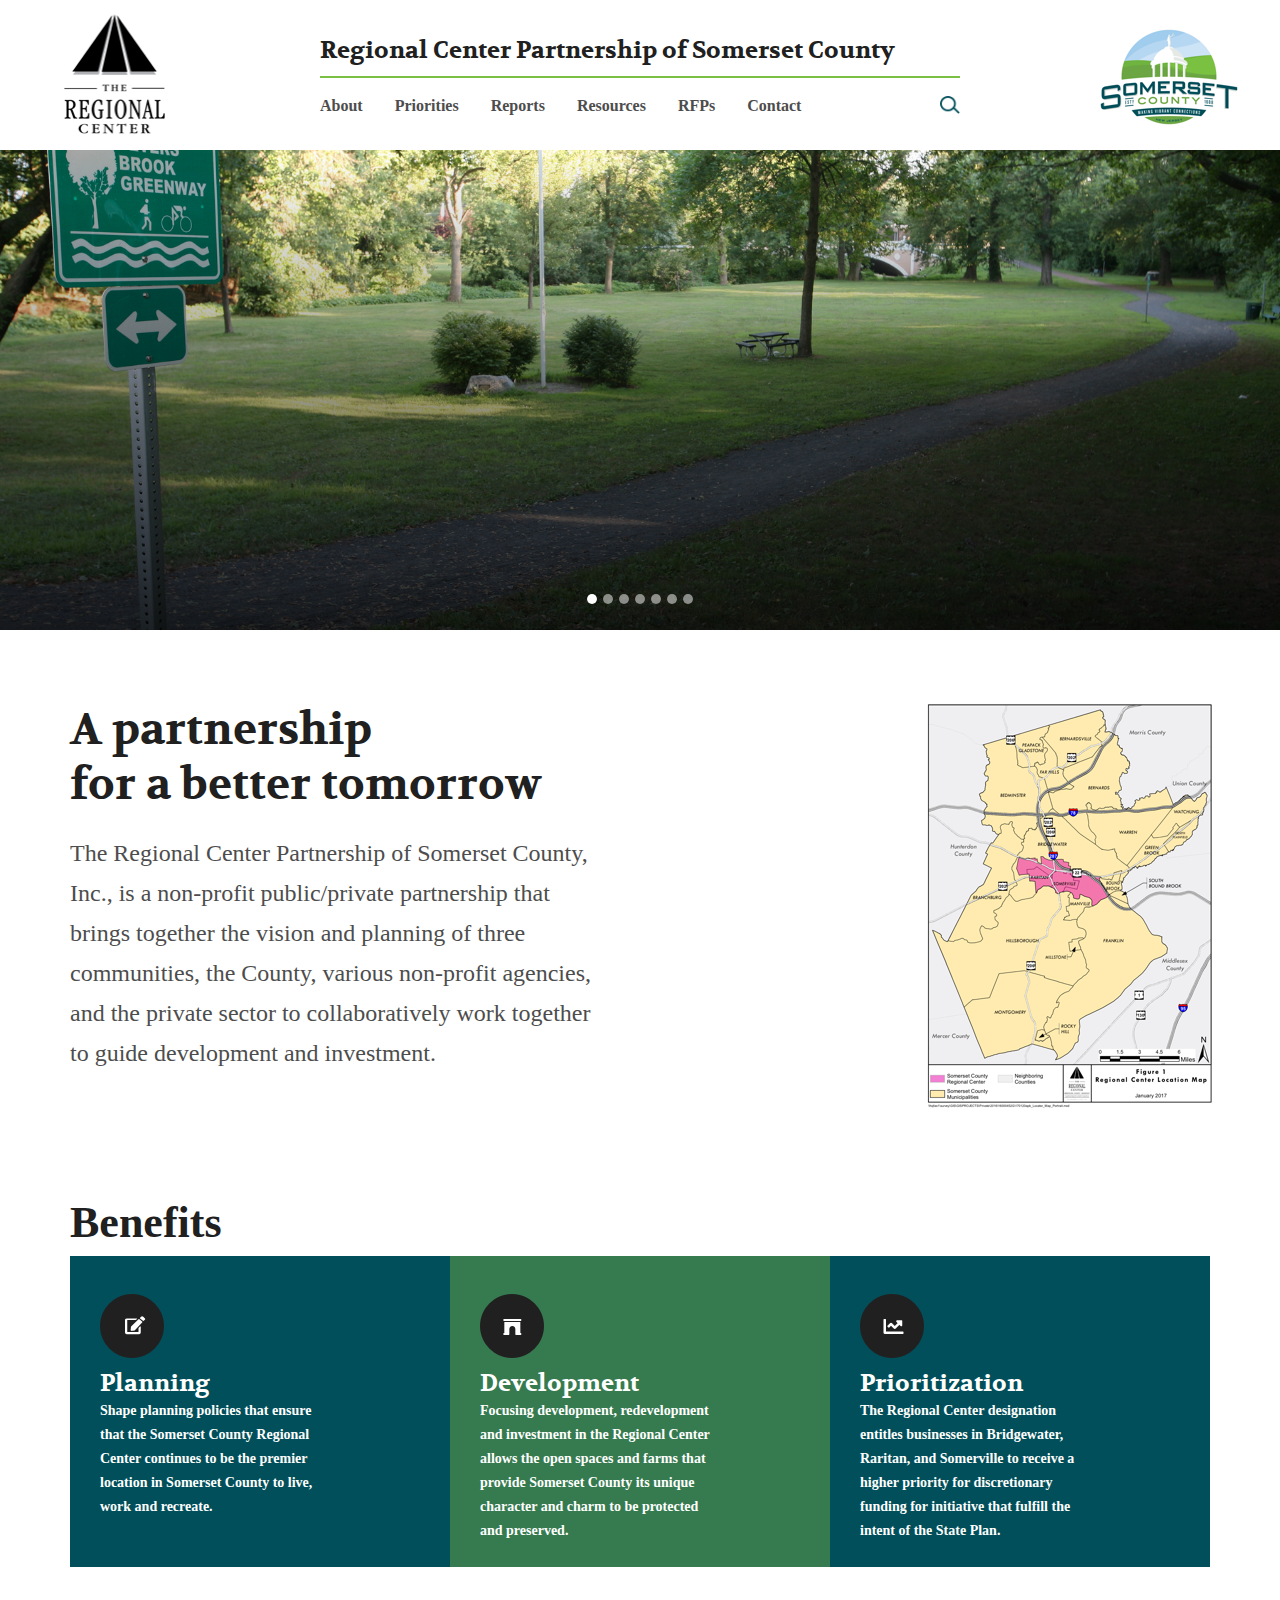
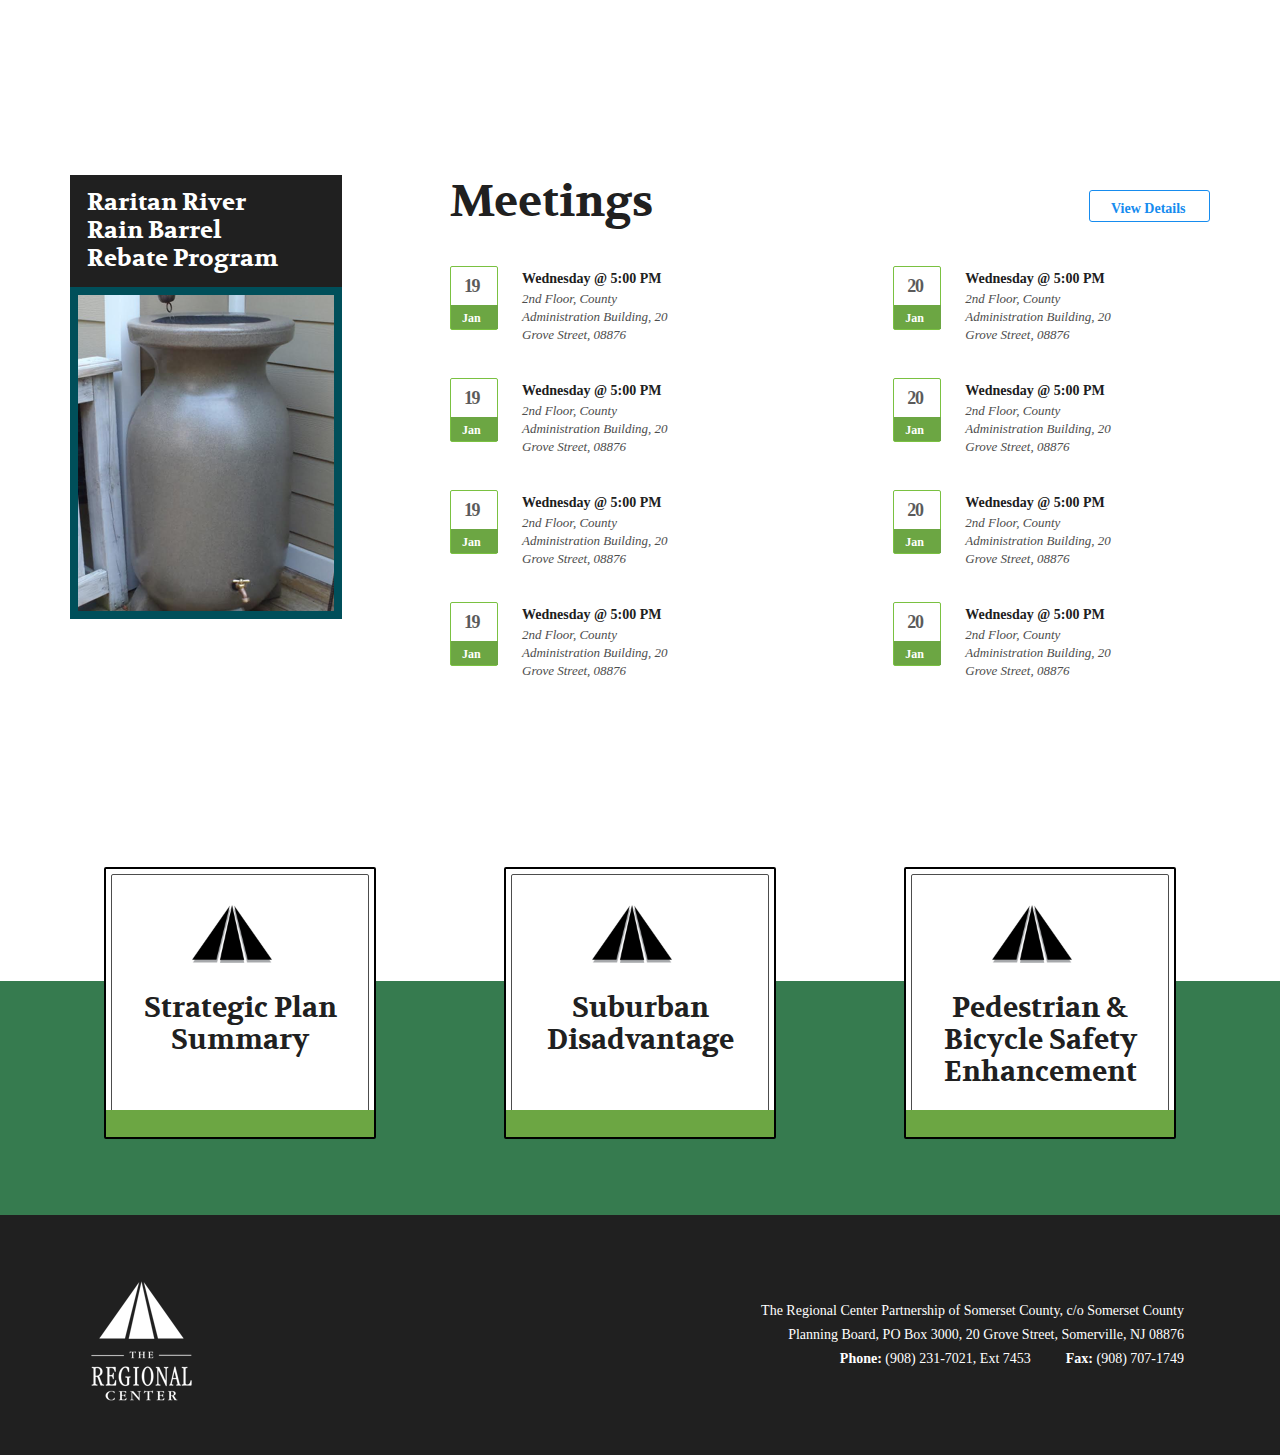
<file: resources/index.html>
<!DOCTYPE html>
<html lang="en">

<head>
    <meta charset="UTF-8">
    <meta name="viewport" content="width=device-width, initial-scale=1.0">
    <meta http-equiv="X-UA-Compatible" content="ie=edge">
    <link rel="stylesheet" href="https://stackpath.bootstrapcdn.com/bootstrap/4.3.1/css/bootstrap.min.css">
    <link rel="stylesheet" href="https://stackpath.bootstrapcdn.com/font-awesome/4.7.0/css/font-awesome.min.css">
    <link href="https://fonts.googleapis.com/css?family=Volkhov:400,500,700&display=swap" rel="stylesheet">
    <link href="https://fonts.googleapis.com/css?family=Open+Sans:400,500,700&display=swap" rel="stylesheet">
    <link rel="stylesheet" href="css/index.css">
    <link rel="stylesheet" href="css/reset.css">
    <script src="https://cdnjs.cloudflare.com/ajax/libs/popper.js/1.14.7/umd/popper.min.js"></script>
    <title>Somerset County :: USA</title>
</head>

<body>
    <div id="header" class="container-fluid">
        <div class="row header-row">
            <!-- header logo -->
            <div class="col-sm-12 col-md-3 col-lg-3">
                <img src="images/logo.png" class="header_logo_left" alt="" title="" />
            </div>
            <!-- header logo -->
            <div class="col-sm-12 col-md-6 col-lg-6">
                <h1 class="titleRow title">Regional Center Partnership of Somerset County</h1>

                <div class="row menu-strip">
                    <!-- start of nav -->
                    <nav class="navbar navbar-expand-lg">
                        <button class="navbar-toggler" type="button" data-toggle="collapse" data-target="#navbarNav" aria-controls="navbarNav" aria-expanded="false" aria-label="Toggle navigation">
                            <i class="fa fa-bars" aria-hidden="true"></i>
                         </button>
                        <div class="collapse navbar-collapse" id="navbarNav">
                            <ul class="navbar-nav">
                                <li class="nav-item active">
                                    <a class="nav-link" href="#">About</a>
                                </li>
                                <li class="nav-item">
                                    <a class="nav-link" href="#">Priorities</a>
                                </li>
                                <li class="nav-item">
                                    <a class="nav-link" href="#">Reports</a>
                                </li>
                                <li class="nav-item">
                                    <a class="nav-link" href="#">Resources</a>
                                </li>
                                <li class="nav-item">
                                    <a class="nav-link" href="#">RFPs</a>
                                </li>
                                <li class="nav-item">
                                    <a class="nav-link" href="#">Contact</a>
                                </li>
                            </ul>
                        </div>
                    </nav>
                    <img src="images/menu-search.png" class="search-box" />
                    <!-- end of nav -->
                </div>
            </div>
            <div class="col-sm-12 col-md-3 col-lg-3">
                <img src="images/logo-somerset.png" class="header_logo_right" alt="" title="" />
            </div>
        </div>
        <!-- end of header_row-->
    </div>

    <!-- header row mobile-->
    <div id="mobileheader" class="container-fluid">
        <div id="header-row-mobile" class="row ">
            <div class="col-6">
                <div>
                    <button id="nav-btn" class="btn" data-toggle="dropdown" style="font-size: 16px">
                                      <i class="fa fa-bars" ></i>
                                    </button>
                    <div class="dropdown-menu">
                        <a class="dropdown-item" href="#">About</a>
                        <a class="dropdown-item" href="#">Priorities</a>
                        <a class="dropdown-item" href="#">Reports</a>
                        <a class="dropdown-item" href="#">Resources</a>
                        <a class="dropdown-item" href="#">RFPs</a>
                        <a class="dropdown-item" href="#">Contact</a>
                    </div>
                </div>
                <img src="images/logo.png" class="header_logo_left_mobile" alt="" title="" />
            </div>
            <div class="col-6">
                <img src="images/logo-somerset.png" class="header_logo_right_mobile" alt="" title="" />
                <img src="images/menu-search.png" class="search-box-mobile" />
            </div>
        </div>
    </div>
    <!-- end of header_row mobile-->

    <!-- start of banner -->
    <div id="banner-row" class="row">
        <div class="col-sm-12  col-md-12 col-lg-12">
            <div class="banner-slider">
                <div id="carouselExampleIndicators" class="carousel slide" data-ride="carousel">
                    <ol class="carousel-indicators">
                        <li data-target="#carouselExampleIndicators" data-slide-to="0" class="active"></li>
                        <li data-target="#carouselExampleIndicators" data-slide-to="1"></li>
                        <li data-target="#carouselExampleIndicators" data-slide-to="2"></li>
                        <li data-target="#carouselExampleIndicators" data-slide-to="3"></li>
                        <li data-target="#carouselExampleIndicators" data-slide-to="4"></li>
                        <li data-target="#carouselExampleIndicators" data-slide-to="5"></li>
                        <li data-target="#carouselExampleIndicators" data-slide-to="6"></li>
                    </ol>
                    <div class="carousel-inner">
                        <div class="carousel-item bgr_image active " style="background-image: linear-gradient(to bottom, rgba(0, 0, 0, 0), rgba(0, 0, 0, 0.8)), url('images/hero_images/Peters Brook Greenway pathway.JPG');">
                        </div>
                        <div class="carousel-item bgr_image " style="background-image: linear-gradient(to bottom, rgba(0, 0, 0, 0), rgba(0, 0, 0, 0.8)), url('images/hero_images/Bridgewater Commons Mall.jpg');">
                        </div>
                        <div class="carousel-item bgr_image" style="background-image: linear-gradient(to bottom, rgba(0, 0, 0, 0), rgba(0, 0, 0, 0.8)), url('images/hero_images/Lyman Street bridge.jpg');">
                        </div>
                        <div class="carousel-item bgr_image" style="background-image: linear-gradient(to bottom, rgba(0, 0, 0, 0), rgba(0, 0, 0, 0.8)), url('images/hero_images/Nevius Street bridge.JPG');">
                        </div>
                        <div class="carousel-item bgr_image" style="background-image: linear-gradient(to bottom, rgba(0, 0, 0, 0), rgba(0, 0, 0, 0.8)), url('images/hero_images/RWJ University Hospital Somerset.jpg');">
                        </div>
                        <div class="carousel-item bgr_image" style="background-image: linear-gradient(to bottom, rgba(0, 0, 0, 0), rgba(0, 0, 0, 0.8)), url('images/hero_images/TD Bank Ball Park baseball game.png');">
                        </div>
                        <div class="carousel-item bgr_image" style="background-image: linear-gradient(to bottom, rgba(0, 0, 0, 0), rgba(0, 0, 0, 0.8)), url('images/hero_images/Veterans Memorial Park in Raritan.jpg');">
                        </div>
                    </div>

                </div>
            </div>
        </div>
        <!-- <div class="banner-text d-block mx-auto text-responsive ">
            A partnership for a better tomorrow

        </div> -->
    </div>
    </div>
    <!-- end of banner -->

    <!-- end of header container -->


    <!-- start of content area -->
    <div id="tabdeskcontent" class="container">
        <div class="row ">
            <div class="col-sm-12 col-md-8 col-lg-8 ">
                <div class="content-heading">
                    A partnership<br>for a better tomorrow

                </div>
                <div class="left-content ">
                    <p>
                        The Regional Center Partnership of Somerset County, Inc., is a non-profit public/private partnership that brings together the vision and planning of three communities, the County, various non-profit agencies, and the private sector to collaboratively
                        work together to guide development and investment.
                    </p>
                </div>
            </div>
            <div class="col-sm-12 col-md-4 col-lg-4 ">
                <div class="right-content">
                    <img src="images/map-new.png " class="img img-responsive image-wrap" alt=" " title=" ">
                    <div class="middle-section">
                        <button type="button" class="btn btn-primary" data-toggle="modal" data-target="#exampleModalLong">
                                    View Enlarge Map
                          </button>
                    </div>
                </div>
            </div>
        </div>

        <!-- start of content area for mobile view -->
        <div class="container">
            <div id="mobilecontent" class="row ">
                <div class="col-6">
                    <div class="left-content-mob ">
                        <p>
                            The Regional Center Partnership of Somerset County, Inc., is a non-profit public/private partnership that
                        </p>
                    </div>
                </div>
                <div class="col-6">
                    <div class="right-content-mob">
                        <img src="images/map-new.png " class="img img-responsive image-wrap" alt=" " title=" ">
                        <!-- <button class="btn btn-success">View Enlarge Map</button> -->
                        <div class="middle-section">
                            <button type="button" class="btn btn-primary" data-toggle="modal" data-target="#exampleModalLong">
                                        View Enlarge Map
                              </button>
                        </div>
                    </div>
                </div>
            </div>
            <div class="row " id="mobiletext">
                <div class="col-sm-12 col-md-8 col-lg-8 ">
                    <div class="content-mob ">
                        <p>
                            brings together the vision and planning of three communities, the County, various non-profit agencies, and the private sector to collaboratively work together to guide development and investment.
                        </p>
                    </div>
                </div>
            </div>
        </div>
        <!-- Button trigger modal -->


        <!-- Modal -->
        <div class="modal fade" id="exampleModalLong" tabindex="-1" role="dialog" aria-labelledby="exampleModalLongTitle" aria-hidden="true">
            <div class="modal-dialog" role="document">
                <div class="modal-content">
                    <div class="modal-header">
                        <button type="button" class="close" data-dismiss="modal" aria-label="Close">
                <span aria-hidden="true">&times;</span>
              </button>
                    </div>
                    <div class="modal-body">
                        <img src="images/hero_images/Map Regional Center _ County.jpg" height="100%" width="100%" class="img img-responsive popup_image" alt="" title="" />
                    </div>

                </div>
            </div>
        </div>


        <!-- end of first row content -->
        <div class="row ">
            <div class="col-md-12 col-sm-12 col-lg-12 benefits_section ">
                <h1>Benefits</h1>
            </div>
        </div>
        <div class="row ">
            <div class="col-md-4 col-sm-12 col-lg-4 first_box ">
                <div class="box_icon ">
                    <img src="images/benefits-planning.png " alt=" " class="img img-responsive " />
                </div>
                <div class="box_title ">
                    <h3>Planning</h3>
                </div>
                <div class="box_content ">
                    <p>Shape planning policies that ensure that the Somerset County Regional Center continues to be the premier location in Somerset County to live, work and recreate.</p>
                </div>
            </div>
            <div class="col-md-4 col-sm-12 col-lg-4 second_box ">
                <div class="box_icon ">
                    <img src="images/benefits-development.png " alt=" " class="img img-responsive " />
                </div>
                <div class="box_title ">
                    <h3>Development</h3>
                </div>
                <div class="box_content ">
                    <p>Focusing development, redevelopment and investment in the Regional Center allows the open spaces and farms that provide Somerset County its unique character and charm to be protected and preserved.</p>
                </div>
            </div>
            <div class="col-md-4 col-sm-12 col-lg-4 third_box ">
                <div class="box_icon ">
                    <img src="images/benefits-prioritization.png " alt=" " class="img img-responsive " />
                </div>
                <div class="box_title ">
                    <h3>Prioritization</h3>
                </div>
                <div class="box_content ">
                    <p>The Regional Center designation entitles businesses in Bridgewater, Raritan, and Somerville to receive a higher priority for discretionary funding for initiative that fulfill the intent of the State Plan.</p>
                </div>
            </div>
        </div>

        <!-- end of content row -->
        <!-- meeting section -->
        <div class="row meeting_section ">
            <div class="col-md-4 col-lg-4 col-sm-12">
                <div>
                    <div class="text-section ">
                        <h3 class="rain_barrel_text ">Raritan River Rain Barrel Rebate Program</h3>
                    </div>
                    <div class="meeting-left-section ">
                        <img src="images/rain-barrel.png " srcset="images/rain-barrel@2x.png 2x, images/rain-barrel@3x.png 3x " class="rain_barrel ">
                    </div>
                </div>
            </div>

            <div class="col-md-8 col-lg-8 col-sm-12">
                <!-- meeting heading and view detials button-->
                <div class="row">
                    <span class="meeting_title ">Meetings</span>
                    <div class="view_details ">
                        <button class="btn view_more_btn ">
                            View Details
                          </button>
                    </div>
                </div>
                <!-- end of meeting heading and view detials button-->
                <div class="row">
                    <!-- meeting details start-->
                    <div class="col-md-5 col-lg-5 col-sm-12">
                        <div class="schedule_left ">
                            <div class="calender_head ">
                                <span>19</span>
                            </div>
                            <div class="caldender_footer ">
                                <span>Jan</span>
                            </div>
                        </div>
                        <div class="schedule_right ">
                            <div class="schedule_title ">
                                <span>Wednesday @ 5:00 PM</span>
                            </div>
                            <div class="schedule_details ">
                                <p>2nd Floor, County Administration Building, 20 Grove Street, 08876
                                </p>
                            </div>
                        </div>
                    </div>
                    <div class="col-2"></div>
                    <!-- meeting details start-->
                    <div class="col-md-5 col-lg-5 col-sm-12">
                        <div class="schedule_left ">
                            <div class="calender_head ">
                                <span>20</span>
                            </div>
                            <div class="caldender_footer ">
                                <span>Jan</span>
                            </div>
                        </div>
                        <div class="schedule_right ">
                            <div class="schedule_title ">
                                <span>Wednesday @ 5:00 PM</span>
                            </div>
                            <div class="schedule_details ">
                                <p>2nd Floor, County Administration Building, 20 Grove Street, 08876
                                </p>
                            </div>
                        </div>
                    </div>
                    <!-- meeting details start-->
                    <div class="col-md-5 col-lg-5 col-sm-12">
                        <div class="schedule_left ">
                            <div class="calender_head ">
                                <span>19</span>
                            </div>
                            <div class="caldender_footer ">
                                <span>Jan</span>
                            </div>
                        </div>
                        <div class="schedule_right ">
                            <div class="schedule_title ">
                                <span>Wednesday @ 5:00 PM</span>
                            </div>
                            <div class="schedule_details ">
                                <p>2nd Floor, County Administration Building, 20 Grove Street, 08876
                                </p>
                            </div>
                        </div>
                    </div>
                    <div class="col-md-2"></div>
                    <!-- meeting details start-->
                    <div class="col-md-5 col-lg-5 col-sm-12">
                        <div class="schedule_left ">
                            <div class="calender_head ">
                                <span>20</span>
                            </div>
                            <div class="caldender_footer ">
                                <span>Jan</span>
                            </div>
                        </div>
                        <div class="schedule_right ">
                            <div class="schedule_title ">
                                <span>Wednesday @ 5:00 PM</span>
                            </div>
                            <div class="schedule_details ">
                                <p>2nd Floor, County Administration Building, 20 Grove Street, 08876
                                </p>
                            </div>
                        </div>
                    </div>
                    <!-- meeting details start-->
                    <div class="col-md-5 col-lg-5 col-sm-12">
                        <div class="schedule_left ">
                            <div class="calender_head ">
                                <span>19</span>
                            </div>
                            <div class="caldender_footer ">
                                <span>Jan</span>
                            </div>
                        </div>
                        <div class="schedule_right ">
                            <div class="schedule_title ">
                                <span>Wednesday @ 5:00 PM</span>
                            </div>
                            <div class="schedule_details ">
                                <p>2nd Floor, County Administration Building, 20 Grove Street, 08876
                                </p>
                            </div>
                        </div>
                    </div>
                    <div class="col-md-2"></div>
                    <!-- meeting details start-->
                    <div class="col-md-5 col-lg-5 col-sm-12">
                        <div class="schedule_left ">
                            <div class="calender_head ">
                                <span>20</span>
                            </div>
                            <div class="caldender_footer ">
                                <span>Jan</span>
                            </div>
                        </div>
                        <div class="schedule_right ">
                            <div class="schedule_title ">
                                <span>Wednesday @ 5:00 PM</span>
                            </div>
                            <div class="schedule_details ">
                                <p>2nd Floor, County Administration Building, 20 Grove Street, 08876
                                </p>
                            </div>
                        </div>
                    </div>
                    <!-- meeting details start-->
                    <div class="col-md-5 col-lg-5 col-sm-12">
                        <div class="schedule_left ">
                            <div class="calender_head ">
                                <span>19</span>
                            </div>
                            <div class="caldender_footer ">
                                <span>Jan</span>
                            </div>
                        </div>
                        <div class="schedule_right ">
                            <div class="schedule_title ">
                                <span>Wednesday @ 5:00 PM</span>
                            </div>
                            <div class="schedule_details ">
                                <p>2nd Floor, County Administration Building, 20 Grove Street, 08876
                                </p>
                            </div>
                        </div>
                    </div>
                    <div class="col-md-2"></div>
                    <!-- meeting details start-->
                    <div class="col-md-5 col-lg-5 col-sm-12">
                        <div class="schedule_left ">
                            <div class="calender_head ">
                                <span>20</span>
                            </div>
                            <div class="caldender_footer ">
                                <span>Jan</span>
                            </div>
                        </div>
                        <div class="schedule_right ">
                            <div class="schedule_title ">
                                <span>Wednesday @ 5:00 PM</span>
                            </div>
                            <div class="schedule_details ">
                                <p>2nd Floor, County Administration Building, 20 Grove Street, 08876
                                </p>
                            </div>
                        </div>
                    </div>
                </div>

                <!-- end of meeting section -->
            </div>
        </div>
    </div>

    </div>
    </div>

    <!-- start of top footer section -->
    <footer>
        <!-- green strip row -->
        <div class="row top_footer">
            <div class="box box_one ">
                <div class="box_content_footer ">
                    <div class="content_logo ">
                        <img src="images/top_logo.png " alt=" " />
                    </div>
                    <div class="content_text ">
                        <h1>Strategic Plan Summary</h1>
                    </div>
                </div>
                <div class="box_footer "></div>
            </div>

            <div class="box box_two ">
                <div class="box_content_footer ">
                    <div class="content_logo ">
                        <img src="images/top_logo.png " alt=" " />
                    </div>
                    <div class="content_text ">
                        <h1>Suburban Disadvantage</h1>
                    </div>
                </div>
                <div class="box_footer "></div>
            </div>



            <div class="box box_three">
                <div class="box_content_footer ">
                    <div class="content_logo ">
                        <img src="images/top_logo.png " alt=" " />
                    </div>
                    <div class="content_text ">
                        <h1>Pedestrian & Bicycle Safety Enhancement</h1>
                    </div>
                </div>
                <div class="box_footer "></div>
            </div>


        </div>
        <!-- end of green strip row -->

        <!-- green strip row mobile-->
        <div class="row top_footer_mobile">
            <div class="col-sm-12  col-md-12 col-lg-12">
                <div class="div-slider-mobile">
                    <div id="carouselExampleIndicatorsfooter" class="carousel slide" data-ride="carousel">
                        <ol class="carousel-indicators">
                            <li data-target="#carouselExampleIndicatorsfooter" data-slide-to="0" class="active"></li>
                            <li data-target="#carouselExampleIndicatorsfooter" data-slide-to="1"></li>
                            <li data-target="#carouselExampleIndicatorsfooter" data-slide-to="2"></li>
                        </ol>
                        <div class="carousel-inner">
                            <div class="carousel-item bgr_image active ">
                                <div class="box box_one_mobile ">
                                    <div class="box_content_footer_mobile ">
                                        <div class="content_logo_mobile ">
                                            <img src="images/top_logo.png " alt=" " />
                                        </div>
                                        <div class="content_text_mobile ">
                                            <h1>Strategic Plan Summary</h1>
                                        </div>
                                    </div>
                                    <div class="box_footer_mobile "></div>
                                </div>
                            </div>
                            <div class="carousel-item bgr_image ">
                                <div class="box box_two_mobile ">
                                    <div class="box_content_footer_mobile ">
                                        <div class="content_logo_mobile ">
                                            <img src="images/top_logo.png " alt=" " />
                                        </div>
                                        <div class="content_text_mobile ">
                                            <h1>Suburban Disadvantage</h1>
                                        </div>
                                    </div>
                                    <div class="box_footer_mobile "></div>
                                </div>
                            </div>
                            <div class="carousel-item bgr_image ">
                                <div class="box box_three_mobile ">
                                    <div class="box_content_footer_mobile ">
                                        <div class="content_logo_mobile ">
                                            <img src="images/top_logo.png " alt=" " />
                                        </div>
                                        <div class="content_text_mobile ">
                                            <h1>Pedestrian & Bicycle Safety Enhancement</h1>
                                        </div>
                                    </div>
                                    <div class="box_footer_mobile "></div>
                                </div>
                            </div>


                        </div>
                    </div>
                </div>
            </div>
        </div>
        <!-- end of green strip row mobile-->

        <!-- black strip row -->
        <div class="row footer">
            <div class="col-lg-6 col-md-6 col-sm-12 ">
                <div class="footer_left ">
                    <img src="images/logo-white.png " alt=" " class="img footer_logo " />
                </div>
            </div>
            <!-- <div class="col-lg-2 col-md-2 col-sm-12 "></div> -->
            <div class="col-lg-6 col-md-6 col-sm-12 ">
                <p class="footer-info">
                    The Regional Center Partnership of Somerset County, c/o Somerset County<br/> Planning Board, PO Box 3000, 20 Grove Street, Somerville, NJ 08876<br/>
                    <strong>Phone:</strong> (908) 231-7021, Ext 7453 &emsp;&emsp;
                    <strong>Fax:</strong> (908) 707-1749
                </p>
            </div>
        </div>
        <!-- end of black strip row -->

    </footer>
    <!-- end of top footer section -->
    <script src="https://code.jquery.com/jquery-3.4.1.js " integrity="sha256-WpOohJOqMqqyKL9FccASB9O0KwACQJpFTUBLTYOVvVU=" crossorigin=" anonymous "></script>
    <!-- <script src="js/script.js "></script> -->
    <script src="https://stackpath.bootstrapcdn.com/bootstrap/4.3.1/js/bootstrap.min.js "></script>
    <script>
    </script>
</body>
</file>
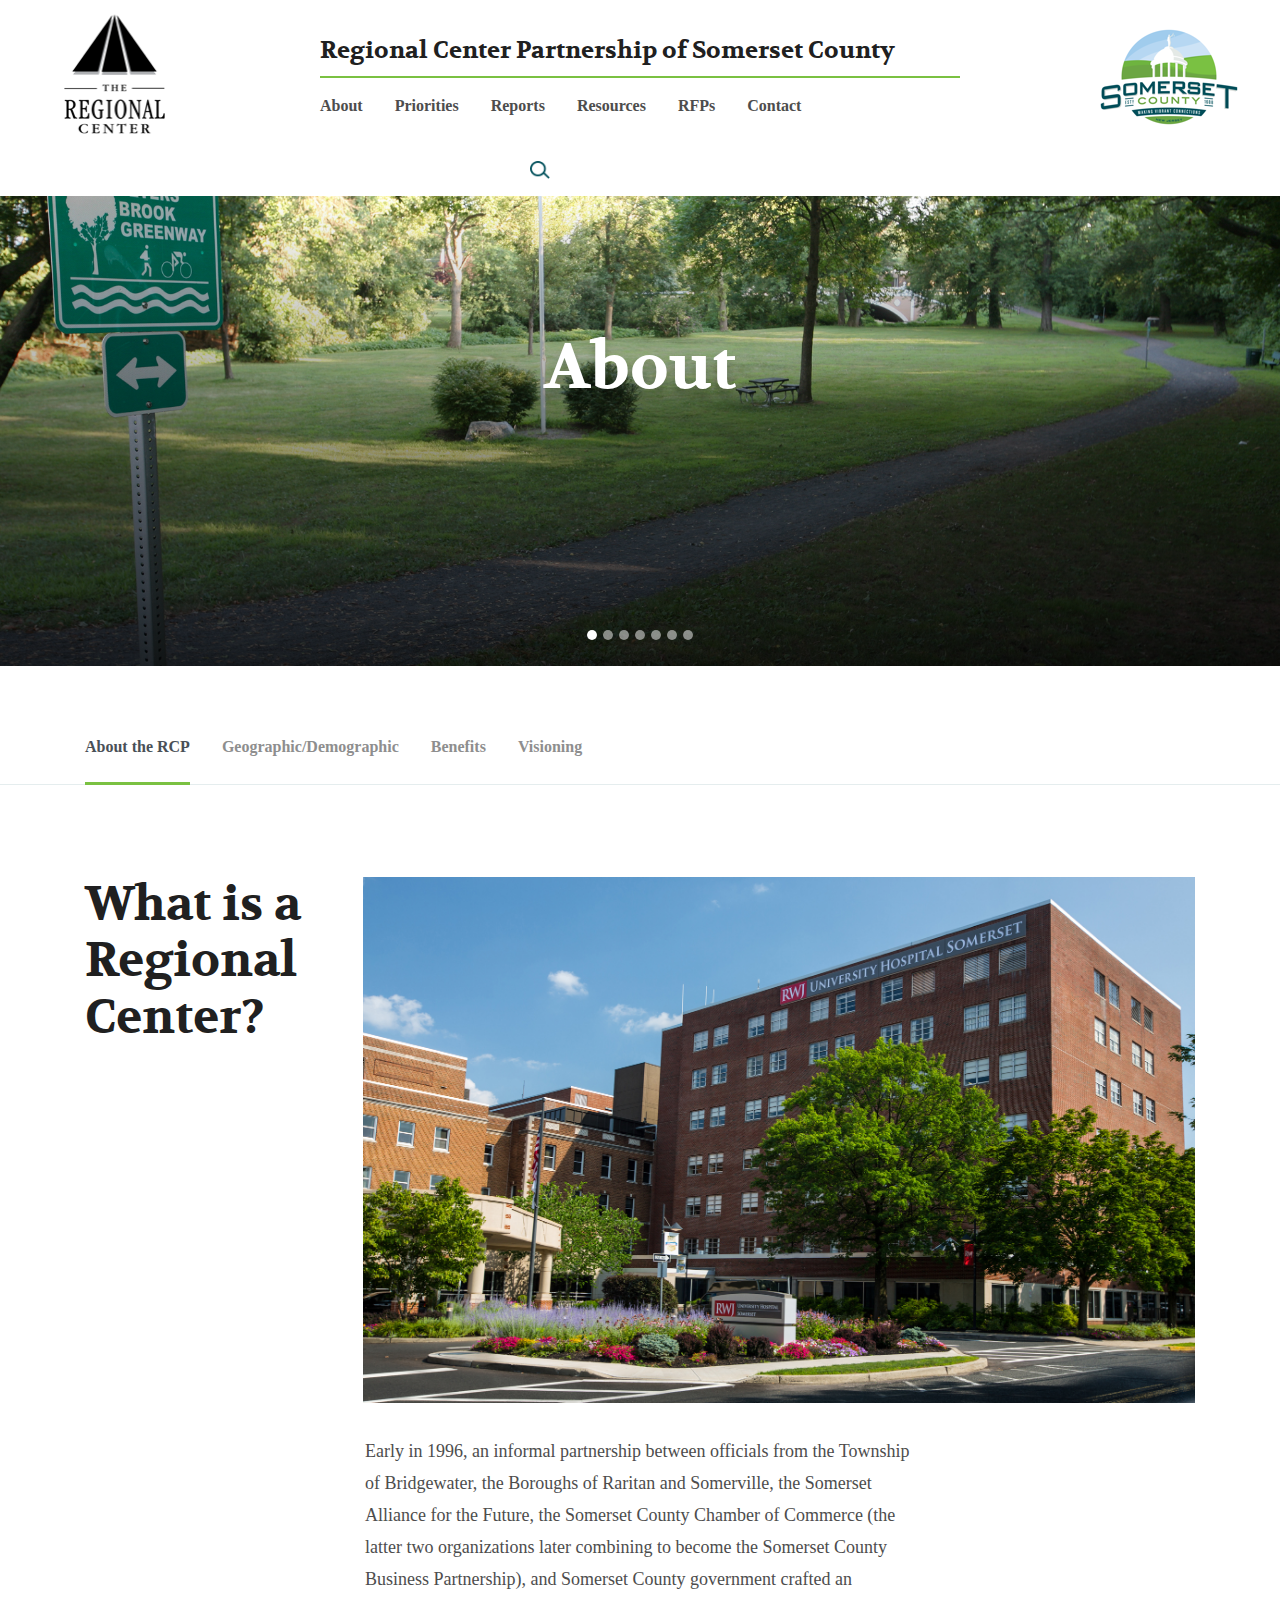
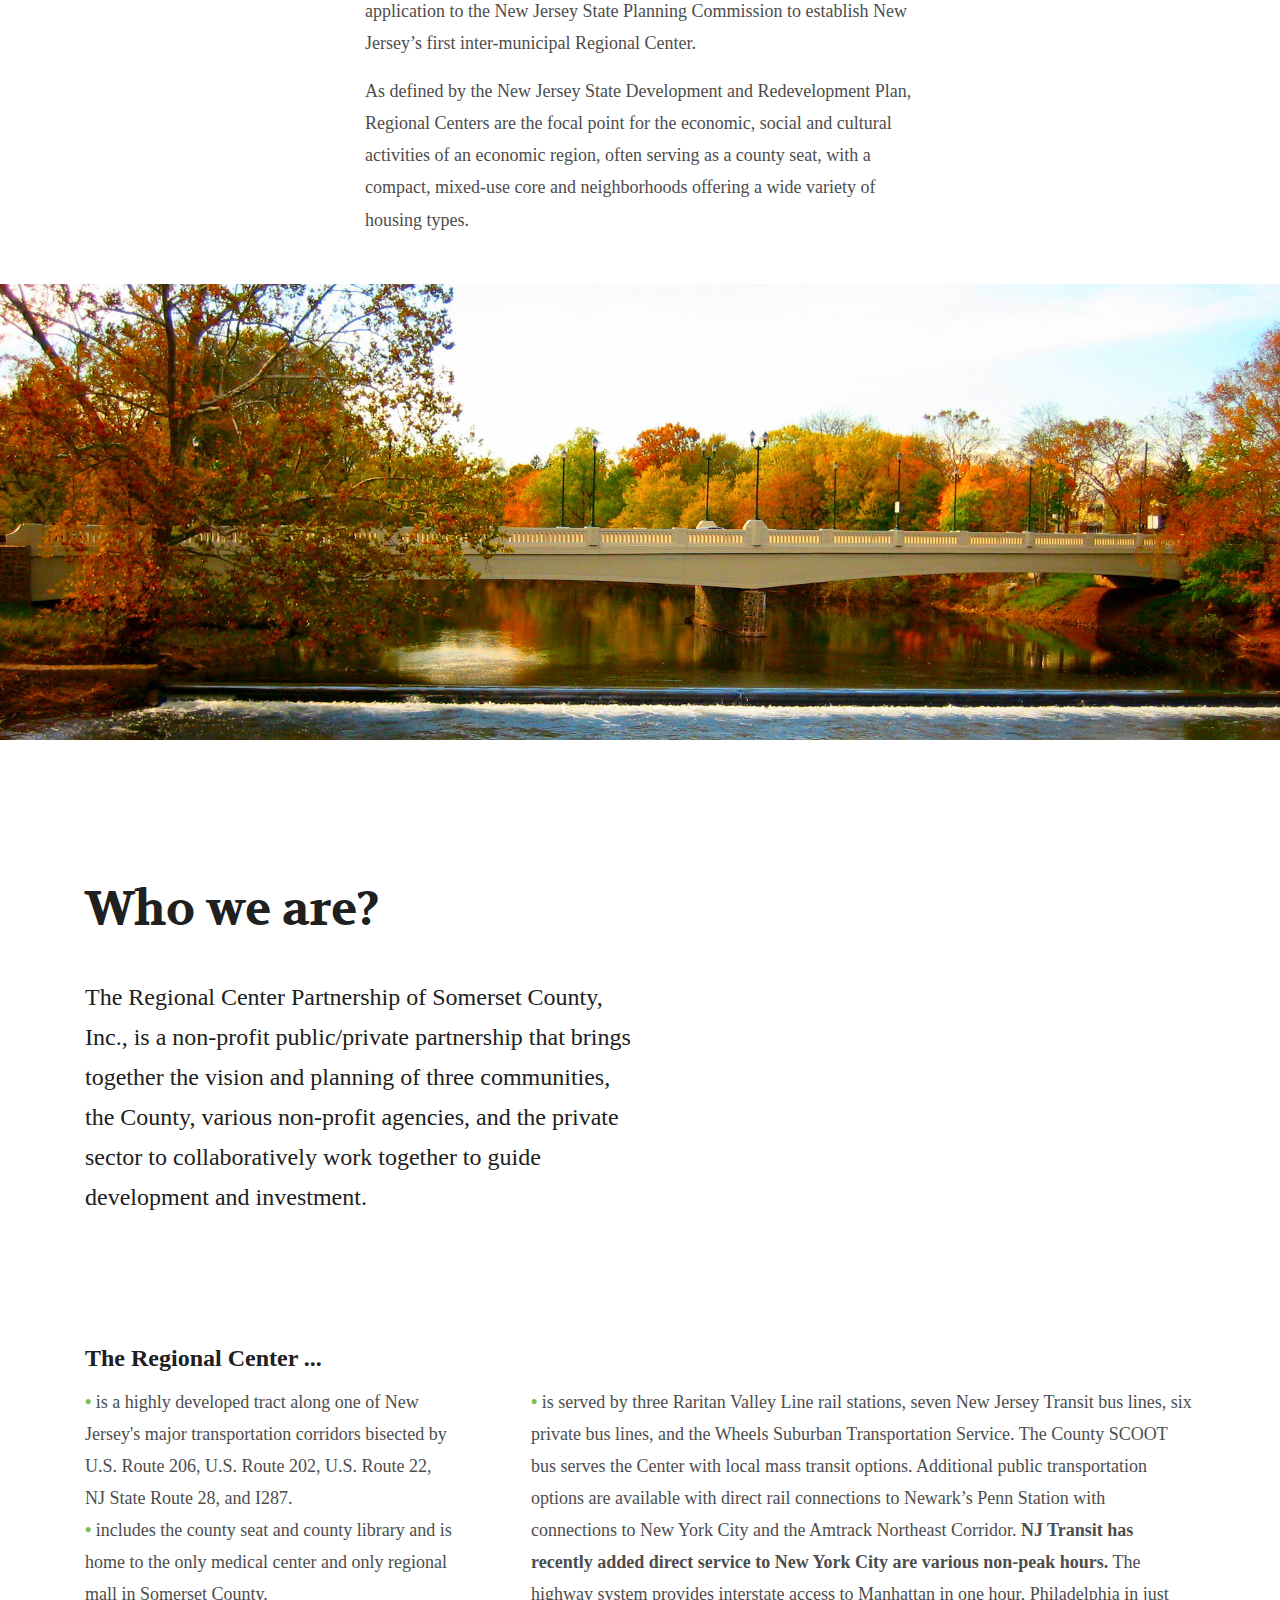
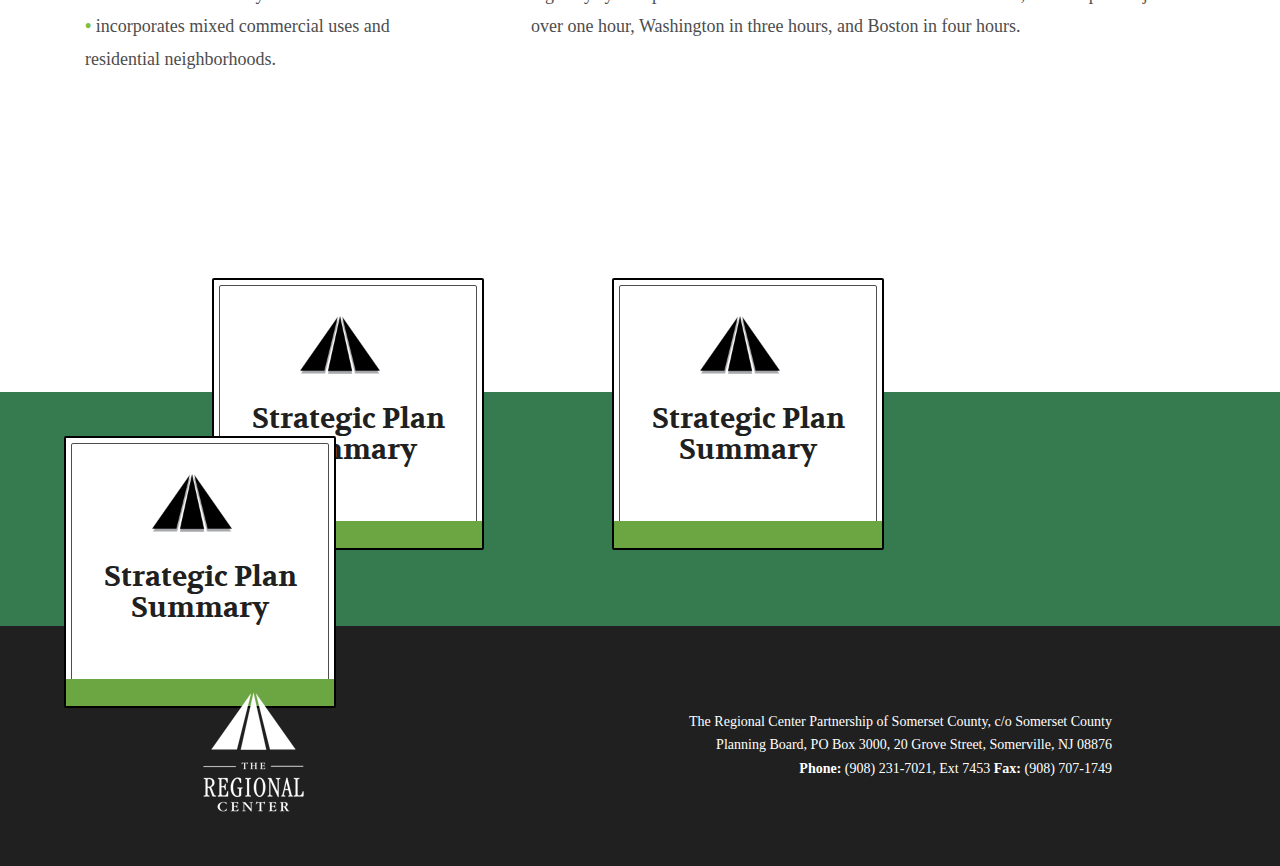
<file: resources/about.html>
<!DOCTYPE html>
<html lang="en">

<head>
    <meta charset="UTF-8">
    <meta name="viewport" content="width=device-width, initial-scale=1.0">
    <meta http-equiv="X-UA-Compatible" content="ie=edge">
    <link rel="stylesheet" href="https://stackpath.bootstrapcdn.com/bootstrap/4.3.1/css/bootstrap.min.css">
    <link rel="stylesheet" href="https://stackpath.bootstrapcdn.com/font-awesome/4.7.0/css/font-awesome.min.css">
    <link href="https://fonts.googleapis.com/css?family=Volkhov:400,500,700&display=swap" rel="stylesheet">
    <link href="https://fonts.googleapis.com/css?family=Open+Sans:400,500,700&display=swap" rel="stylesheet">
    <link rel="stylesheet" href="css/style.css">
    <link rel="stylesheet" href="css/reset.css">
    <title>Somerset County :: USA</title>
</head>

<body>
    <div class="container-fluid">
        <div class="row header-row">
            <!-- header logo -->
            <div class="col-sm-12 col-md-3 col-lg-3">
                <img src="images/logo.png" class="header_logo_left" alt="" title="" />
            </div>
            <!-- header logo -->
            <div class="col-sm-12 col-md-6 col-lg-6">
                <h1 class="titleRow title">Regional Center Partnership of Somerset County</h1>

                <div class="row menu-strip">
                    <!-- start of nav -->
                    <nav class="navbar navbar-expand-lg">
                        <button class="navbar-toggler" type="button" data-toggle="collapse" data-target="#navbarNav" aria-controls="navbarNav" aria-expanded="false" aria-label="Toggle navigation">
                            <i class="fa fa-bars" aria-hidden="true"></i>
                         </button>
                        <div class="collapse navbar-collapse" id="navbarNav">
                            <ul class="navbar-nav">
                                <li class="nav-item active">
                                    <a class="nav-link" href="#">About</a>
                                </li>
                                <li class="nav-item">
                                    <a class="nav-link" href="#">Priorities</a>
                                </li>
                                <li class="nav-item">
                                    <a class="nav-link" href="#">Reports</a>
                                </li>
                                <li class="nav-item">
                                    <a class="nav-link" href="#">Resources</a>
                                </li>
                                <li class="nav-item">
                                    <a class="nav-link" href="#">RFPs</a>
                                </li>
                                <li class="nav-item">
                                    <a class="nav-link" href="#">Contact</a>
                                </li>
                            </ul>
                        </div>
                    </nav>
                    <img src="images/menu-search.png" class="search-box" />
                    <!-- end of nav -->
                </div>
            </div>
            <div class="col-sm-12 col-md-3 col-lg-3">
                <img src="images/logo-somerset.png" class="header_logo_right" alt="" title="" />
            </div>
        </div>

        <div class="row header-row-mobile">
            <div class="col-sm-4 col-md-4 col-lg-4">
                <h1 class="titleRow title">Regional Center Partnership of Somerset County</h1>

                <div class="row menu-strip">
                    <!-- start of nav -->
                    <nav class="navbar navbar-expand-lg">
                        <button class="navbar-toggler" type="button" data-toggle="collapse" data-target="#navbarNav" aria-controls="navbarNav" aria-expanded="false" aria-label="Toggle navigation">
                                <i class="fa fa-bars" aria-hidden="true"></i>
                             </button>
                        <div class="collapse navbar-collapse" id="navbarNav">
                            <ul class="navbar-nav">
                                <li class="nav-item active">
                                    <a class="nav-link" href="#">About</a>
                                </li>
                                <li class="nav-item">
                                    <a class="nav-link" href="#">Priorities</a>
                                </li>
                                <li class="nav-item">
                                    <a class="nav-link" href="#">Reports</a>
                                </li>
                                <li class="nav-item">
                                    <a class="nav-link" href="#">Resources</a>
                                </li>
                                <li class="nav-item">
                                    <a class="nav-link" href="#">RFPs</a>
                                </li>
                                <li class="nav-item">
                                    <a class="nav-link" href="#">Contact</a>
                                </li>
                            </ul>
                        </div>
                    </nav>
                    <!-- end of nav -->
                </div>
                <!-- header logo -->
                <div class="col-sm-12 col-md-3 col-lg-3">
                    <img src="images/logo.png" class="header_logo_left" alt="" title="" />
                </div>
                <!-- header logo -->
            </div>
            <div class="col-sm-12 col-md-3 col-lg-3">
                <img src="images/logo-somerset.png" class="header_logo_right" alt="" title="" />
            </div>
        </div>

        <!-- end of header_row-->

        <!-- start of banner -->
        <div class="row">
            <div class="col-sm-12  col-md-12 col-lg-12">
                <div class="banner-slider">
                    <div id="carouselExampleIndicators" class="carousel slide" data-ride="carousel">
                        <ol class="carousel-indicators">
                            <li data-target="#carouselExampleIndicators" data-slide-to="0" class="active"></li>
                            <li data-target="#carouselExampleIndicators" data-slide-to="1"></li>
                            <li data-target="#carouselExampleIndicators" data-slide-to="2"></li>
                            <li data-target="#carouselExampleIndicators" data-slide-to="3"></li>
                            <li data-target="#carouselExampleIndicators" data-slide-to="4"></li>
                            <li data-target="#carouselExampleIndicators" data-slide-to="5"></li>
                            <li data-target="#carouselExampleIndicators" data-slide-to="6"></li>
                        </ol>
                        <div class="carousel-inner">
                            <div class="carousel-item bgr_image active " style="background-image: linear-gradient(to bottom, rgba(0, 0, 0, 0), rgba(0, 0, 0, 0.8)), url('images/hero_images/Peters Brook Greenway pathway.JPG');">
                                <!-- <img class="banner d-block w-100" src="images/hero_images/Bridgewater Commons Mall.jpg" alt="First slide"> -->
                            </div>
                            <div class="carousel-item bgr_image " style="background-image: linear-gradient(to bottom, rgba(0, 0, 0, 0), rgba(0, 0, 0, 0.8)), url('images/hero_images/Bridgewater Commons Mall.jpg');">
                                <!-- <img class="banner d-block w-100" src="images/hero_images/Bridgewater Commons Mall.jpg" alt="First slide"> -->
                            </div>
                            <div class="carousel-item bgr_image" style="background-image: linear-gradient(to bottom, rgba(0, 0, 0, 0), rgba(0, 0, 0, 0.8)), url('images/hero_images/Lyman Street bridge.jpg');">
                                <!-- <img class="banner d-block w-100" src="images/hero_images/Lyman Street bridge.jpg" alt="Second slide"> -->
                            </div>
                            <div class="carousel-item bgr_image" style="background-image: linear-gradient(to bottom, rgba(0, 0, 0, 0), rgba(0, 0, 0, 0.8)), url('images/hero_images/Nevius Street bridge.JPG');">
                                <!-- <img class="banner d-block w-100" src="images/hero_images/Nevius Street bridge.JPG" alt="Third slide "> -->
                            </div>
                            <div class="carousel-item bgr_image" style="background-image: linear-gradient(to bottom, rgba(0, 0, 0, 0), rgba(0, 0, 0, 0.8)), url('images/hero_images/RWJ University Hospital Somerset.jpg');">
                                <!-- <img class="banner d-block w-100" src="images/hero_images/RWJ University Hospital Somerset.jpg" alt="fourth slide "> -->
                            </div>
                            <div class="carousel-item bgr_image" style="background-image: linear-gradient(to bottom, rgba(0, 0, 0, 0), rgba(0, 0, 0, 0.8)), url('images/hero_images/TD Bank Ball Park baseball game.png');">
                                <!-- <img class="banner d-block w-100" src="images/hero_images/TD Bank Ball Park baseball game.png" alt="fifth slide "> -->
                            </div>
                            <div class="carousel-item bgr_image" style="background-image: linear-gradient(to bottom, rgba(0, 0, 0, 0), rgba(0, 0, 0, 0.8)), url('images/hero_images/Veterans Memorial Park in Raritan.jpg');">
                                <!-- <img class="banner d-block w-100" src="images/hero_images/Veterans Memorial Park in Raritan.jpg" alt="sixth slide "> -->
                            </div>
                        </div>

                    </div>
                    <!-- <a class="carousel-control-prev " href="#carouselExampleIndicators " role="button " data-slide="prev ">
                    <span class="carousel-control-prev-icon " aria-hidden="true "></span>
                    <span class="sr-only ">Previous</span>
                </a>
                <a class="carousel-control-next " href="#carouselExampleIndicators " role="button " data-slide="next ">
                    <span class="carousel-control-next-icon " aria-hidden="true "></span>
                    <span class="sr-only ">Next</span>
                </a> -->
                </div>
            </div>
            <div class="banner-text d-block mx-auto text-responsive ">
                About

            </div>
        </div>
    </div>
    <!-- end of banner -->

    <!-- end of header container -->
    <!-- start of container -->
    <div class="container-fluid" style="padding:0px !important;">
        <!-- Nav tabs -->

        <div class="row menu-about">
            <div class="container">
                <ul class="nav nav-tabs about-menu">
                    <li class="nav-item">
                        <a class="nav-link active" data-toggle="tab" href="#home">About the RCP</a>
                    </li>
                    <li class="nav-item">
                        <a class="nav-link" data-toggle="tab" href="#menu1">Geographic/Demographic</a>
                    </li>
                    <li class="nav-item">
                        <a class="nav-link" data-toggle="tab" href="#menu2">Benefits</a>
                    </li>
                    <li class="nav-item">
                        <a class="nav-link" data-toggle="tab" href="#menu3">Visioning</a>
                    </li>
                </ul>
            </div>
        </div>
        <!-- <hr class="divier"> -->
        <!-- Tab panes -->
        <div class="tab-content">
            <div class="tab-pane active" id="home">
                <div class="container">
                    <!--- Two Column Section -->
                    <div class="row padding">
                        <div class="col-sm-12 col-xs-12 col-md-3 col-lg-3">
                            <h1 class="about-text">What is a Regional Center?</h1>
                        </div>
                        <div class="col-sm-12 col-xs-12 col-md-9 col-lg-9">
                            <img src="images/hero_images/RWJ University Hospital Somerset.jpg" alt="" title="" class="img-fluid" />
                        </div>
                    </div>
                    <div class="row padding">
                        <div class="col-lg-4"></div>
                        <div class="col-lg-4 col-sm-12 col-md-12 content">
                            <p class="lead">
                                Early in 1996, an informal partnership between officials from the Township of Bridgewater, the Boroughs of Raritan and Somerville, the Somerset Alliance for the Future, the Somerset County Chamber of Commerce (the latter two organizations later combining
                                to become the Somerset County Business Partnership), and Somerset County government crafted an application to the New Jersey State Planning Commission to establish New Jersey’s first inter-municipal Regional Center. </p>
                            <p class="lead">As defined by the New Jersey State Development and Redevelopment Plan, Regional Centers are the focal point for the economic, social and cultural activities of an economic region, often serving as a county seat, with a compact,
                                mixed-use core and neighborhoods offering a wide variety of housing types.
                            </p>
                        </div>
                        <div class="col-lg-4"></div>
                    </div>
                </div>
                <div class="container-fluid">
                    <div class="row">
                        <div class="col-sm-12 col-xs-12 col-lg-12 col-md-12">
                            <img src="images/hero_images/Lyman Street bridge.jpg" class="img img-responsive my-image">
                        </div>
                    </div>
                </div>
                <div class="container description-section">
                    <div class="row">
                        <div class="col-lg-12">
                            <h1 class="heading4">Who we are?</h1>
                        </div>
                    </div>
                    <div class="row">
                        <div class="col-md-6 col-lg-6 col-sm-12 col-xs-12">
                            <p class="description-content">
                                The Regional Center Partnership of Somerset County, Inc., is a non-profit public/private partnership that brings together the vision and planning of three communities, the County, various non-profit agencies, and the private sector to collaboratively
                                work together to guide development and investment.
                            </p>
                        </div>
                    </div>
                    <div class="row">
                        <div class="col-lg-12">
                            <h1 class="heading5">
                                The Regional Center ...
                            </h1>
                        </div>
                    </div>
                    <div class="row">
                        <div class="col-lg-4">
                            <ul class="about-list">
                                <li class="list-content">
                                    is a highly developed tract along one of New Jersey's major transportation corridors bisected by U.S. Route 206, U.S. Route 202, U.S. Route 22, NJ State Route 28, and I287.
                                </li>
                                <li class="list-content">
                                    includes the county seat and county library and is home to the only medical center and only regional mall in Somerset County.
                                </li>
                                <li class="list-content">

                                    incorporates mixed commercial uses and residential neighborhoods.

                                </li>

                            </ul>
                        </div>
                        <div class="col-lg-8">
                            <ul class="about-list content-right">
                                <li class="list-content">
                                    is served by three Raritan Valley Line rail stations, seven New Jersey Transit bus lines, six private bus lines, and the Wheels Suburban Transportation Service. The County SCOOT bus serves the Center with local mass transit options. Additional public
                                    transportation options are available with direct rail connections to Newark’s Penn Station with connections to New York City and the Amtrack Northeast Corridor. <strong>NJ Transit has recently added direct service to New York City
                                are various non-peak hours.</strong> The highway system provides interstate access to Manhattan in one hour, Philadelphia in just over one hour, Washington in three hours, and Boston in four hours.

                                </li>
                            </ul>
                        </div>
                    </div>
                </div>
            </div>

            <div class="tab-pane container fade" id="menu1">
                second data
            </div>
            <div class="tab-pane container fade" id="menu2">
                third data
            </div>

            <div class="tab-pane container fade" id="menu3">
                fourth data
            </div>
        </div>
    </div>
    <!-- end of container -->




    <!-- start of top footer section -->
    <footer>
        <!-- green strip row -->
        <div class="row top_footer">
            <div class="box box_one ">
                <div class="box_content_footer ">
                    <div class="content_logo ">
                        <img src="images/top_logo.png " alt=" " />
                    </div>
                    <div class="content_text ">
                        <h1>Strategic Plan Summary</h1>
                    </div>
                </div>
                <div class="box_footer "></div>
            </div>

            <div class="box box_two ">
                <div class="box_content_footer ">
                    <div class="content_logo ">
                        <img src="images/top_logo.png " alt=" " />
                    </div>
                    <div class="content_text ">
                        <h1>Strategic Plan Summary</h1>
                    </div>
                </div>
                <div class="box_footer "></div>
            </div>



            <div class="box box_three">
                <div class="box_content_footer ">
                    <div class="content_logo ">
                        <img src="images/top_logo.png " alt=" " />
                    </div>
                    <div class="content_text ">
                        <h1>Strategic Plan Summary</h1>
                    </div>
                </div>
                <div class="box_footer "></div>
            </div>


        </div>
        <!-- end of green strip row -->


        <!-- black strip row -->
        <div class="row footer">
            <div class="col-lg-4 col-md-4 col-sm-12 ">
                <div class="footer_left ">
                    <img src="images/logo-white.png " alt=" " class="img footer_logo " />
                </div>
            </div>
            <div class="col-lg-2 col-md-2 col-sm-12 "></div>
            <div class="col-lg-6 col-md-6 col-sm-12 ">
                <p class="footer-info">
                    The Regional Center Partnership of Somerset County, c/o Somerset County<br/> Planning Board, PO Box 3000, 20 Grove Street, Somerville, NJ 08876<br/>
                    <strong>Phone:</strong> (908) 231-7021, Ext 7453
                    <strong>Fax:</strong> (908) 707-1749
                </p>
            </div>
        </div>
        <!-- end of black strip row -->

    </footer>
    <!-- end of top footer section -->
    <script src="https://code.jquery.com/jquery-3.4.1.js " integrity="sha256-WpOohJOqMqqyKL9FccASB9O0KwACQJpFTUBLTYOVvVU=" crossorigin=" anonymous "></script>
    <!-- <script src="js/script.js "></script> -->
    <script src="https://stackpath.bootstrapcdn.com/bootstrap/4.3.1/js/bootstrap.min.js "></script>
    <script>
    </script>
</body>
</file>
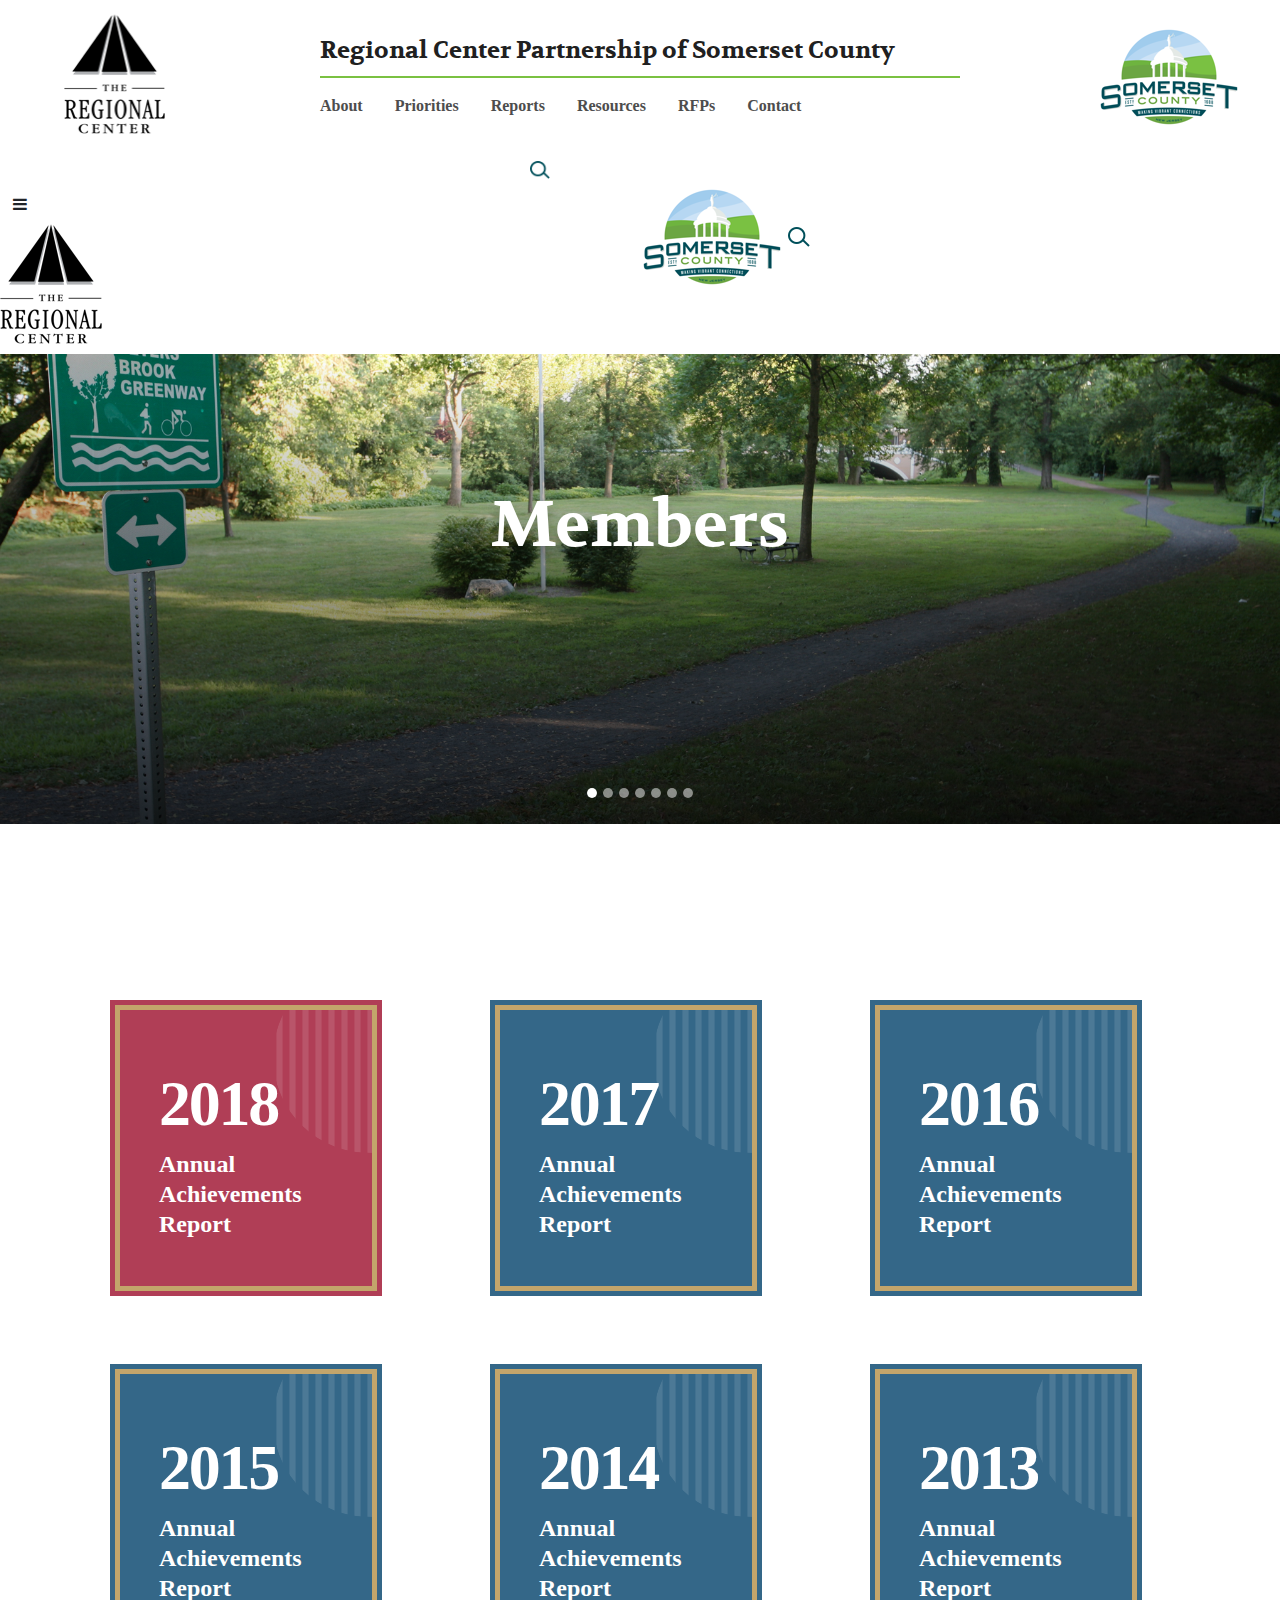
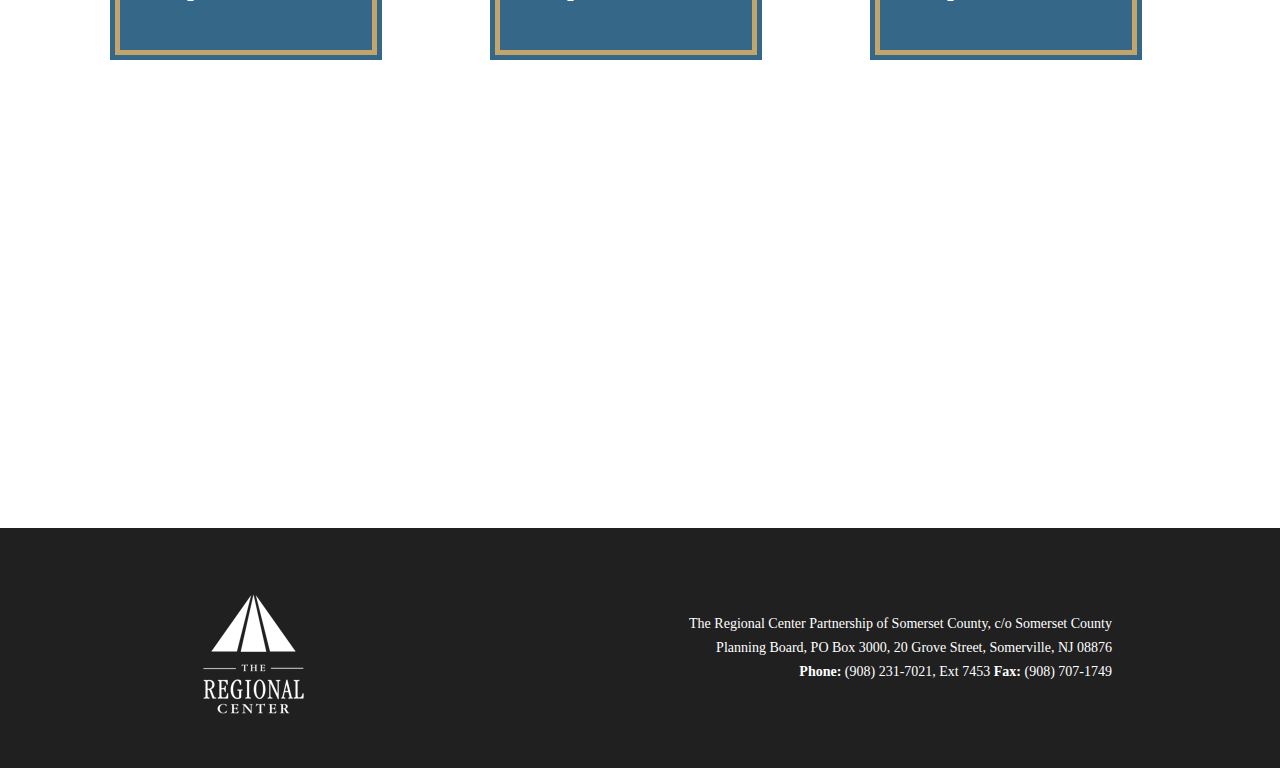
<file: resources/annualreports.html>
<!DOCTYPE html>
<html lang="en">

<head>
    <meta charset="UTF-8">
    <meta name="viewport" content="width=device-width, initial-scale=1.0">
    <meta http-equiv="X-UA-Compatible" content="ie=edge">
    <link rel="stylesheet" href="https://stackpath.bootstrapcdn.com/bootstrap/4.3.1/css/bootstrap.min.css">
    <link rel="stylesheet" href="https://stackpath.bootstrapcdn.com/font-awesome/4.7.0/css/font-awesome.min.css">
    <link href="https://fonts.googleapis.com/css?family=Volkhov:400,500,700&display=swap" rel="stylesheet">
    <link href="https://fonts.googleapis.com/css?family=Open+Sans:400,500,700&display=swap" rel="stylesheet">
    <link rel="stylesheet" href="css/style.css">
    <link rel="stylesheet" href="css/reset.css">
    <title>Somerset County :: USA</title>
</head>

<body>
        <div id="header" class="container-fluid">
                <div class="row header-row">
                    <!-- header logo -->
                    <div class="col-sm-12 col-md-3 col-lg-3">
                        <img src="images/logo.png" class="header_logo_left" alt="" title="" />
                    </div>
                    <!-- header logo -->
                    <div class="col-sm-12 col-md-6 col-lg-6">
                        <h1 class="titleRow title">Regional Center Partnership of Somerset County</h1>
        
                        <div class="row menu-strip">
                            <!-- start of nav -->
                            <nav class="navbar navbar-expand-lg">
                                <button class="navbar-toggler" type="button" data-toggle="collapse" data-target="#navbarNav" aria-controls="navbarNav" aria-expanded="false" aria-label="Toggle navigation">
                                    <i class="fa fa-bars" aria-hidden="true"></i>
                                 </button>
                                <div class="collapse navbar-collapse" id="navbarNav">
                                    <ul class="navbar-nav">
                                        <li class="nav-item active">
                                            <a class="nav-link" href="#">About</a>
                                        </li>
                                        <li class="nav-item">
                                            <a class="nav-link" href="#">Priorities</a>
                                        </li>
                                        <li class="nav-item">
                                            <a class="nav-link" href="#">Reports</a>
                                        </li>
                                        <li class="nav-item">
                                            <a class="nav-link" href="#">Resources</a>
                                        </li>
                                        <li class="nav-item">
                                            <a class="nav-link" href="#">RFPs</a>
                                        </li>
                                        <li class="nav-item">
                                            <a class="nav-link" href="#">Contact</a>
                                        </li>
                                    </ul>
                                </div>
                            </nav>
                            <img src="images/menu-search.png" class="search-box" />
                            <!-- end of nav -->
                        </div>
                    </div>
                    <div class="col-sm-12 col-md-3 col-lg-3">
                        <img src="images/logo-somerset.png" class="header_logo_right" alt="" title="" />
                    </div>
                </div>
                <!-- end of header_row-->
            </div>
        
            <!-- header row mobile-->
            <div id="mobileheader" class="container-fluid">
                <div id="header-row-mobile" class="row ">
                    <div class="col-6">
                        <div>
                            <button id="nav-btn" class="btn" data-toggle="dropdown" style="font-size: 16px">
                                              <i class="fa fa-bars" ></i>
                                            </button>
                            <div class="dropdown-menu">
                                <a class="dropdown-item" href="#">About</a>
                                <a class="dropdown-item" href="#">Priorities</a>
                                <a class="dropdown-item" href="#">Reports</a>
                                <a class="dropdown-item" href="#">Resources</a>
                                <a class="dropdown-item" href="#">RFPs</a>
                                <a class="dropdown-item" href="#">Contact</a>
                            </div>
                        </div>
                        <img src="images/logo.png" class="header_logo_left_mobile" alt="" title="" />
                    </div>
                    <div class="col-6">
                        <img src="images/logo-somerset.png" class="header_logo_right_mobile" alt="" title="" />
                        <img src="images/menu-search.png" class="search-box-mobile" />
                    </div>
                </div>
            </div>
            <!-- end of header_row mobile-->
        
            <!-- start of banner -->
            <div id="banner-row" class="row">
                <div class="col-sm-12  col-md-12 col-lg-12">
                    <div class="banner-slider">
                        <div id="carouselExampleIndicators" class="carousel slide" data-ride="carousel">
                            <ol class="carousel-indicators">
                                <li data-target="#carouselExampleIndicators" data-slide-to="0" class="active"></li>
                                <li data-target="#carouselExampleIndicators" data-slide-to="1"></li>
                                <li data-target="#carouselExampleIndicators" data-slide-to="2"></li>
                                <li data-target="#carouselExampleIndicators" data-slide-to="3"></li>
                                <li data-target="#carouselExampleIndicators" data-slide-to="4"></li>
                                <li data-target="#carouselExampleIndicators" data-slide-to="5"></li>
                                <li data-target="#carouselExampleIndicators" data-slide-to="6"></li>
                            </ol>
                            <div class="carousel-inner">
                                <div class="carousel-item bgr_image active " style="background-image: linear-gradient(to bottom, rgba(0, 0, 0, 0), rgba(0, 0, 0, 0.8)), url('images/hero_images/Peters Brook Greenway pathway.JPG');">
                                </div>
                                <div class="carousel-item bgr_image " style="background-image: linear-gradient(to bottom, rgba(0, 0, 0, 0), rgba(0, 0, 0, 0.8)), url('images/hero_images/Bridgewater Commons Mall.jpg');">
                                </div>
                                <div class="carousel-item bgr_image" style="background-image: linear-gradient(to bottom, rgba(0, 0, 0, 0), rgba(0, 0, 0, 0.8)), url('images/hero_images/Lyman Street bridge.jpg');">
                                </div>
                                <div class="carousel-item bgr_image" style="background-image: linear-gradient(to bottom, rgba(0, 0, 0, 0), rgba(0, 0, 0, 0.8)), url('images/hero_images/Nevius Street bridge.JPG');">
                                </div>
                                <div class="carousel-item bgr_image" style="background-image: linear-gradient(to bottom, rgba(0, 0, 0, 0), rgba(0, 0, 0, 0.8)), url('images/hero_images/RWJ University Hospital Somerset.jpg');">
                                </div>
                                <div class="carousel-item bgr_image" style="background-image: linear-gradient(to bottom, rgba(0, 0, 0, 0), rgba(0, 0, 0, 0.8)), url('images/hero_images/TD Bank Ball Park baseball game.png');">
                                </div>
                                <div class="carousel-item bgr_image" style="background-image: linear-gradient(to bottom, rgba(0, 0, 0, 0), rgba(0, 0, 0, 0.8)), url('images/hero_images/Veterans Memorial Park in Raritan.jpg');">
                                </div>
                            </div>
        
                        </div>
                    </div>
                </div>
                <div class="banner-text d-block mx-auto text-responsive ">
                    Members
        
                </div>
            </div>
            </div>
            <!-- end of banner -->
        
            <!-- end of header container -->
    <!-- start of container -->
    <div class="container report-container" style="padding:0px !important;">
        <div class="row">
            <div class="report-col col-sm-6 col-xs-6 col-md-4 col-lg-4">
                <div class="report-box">
                    <img class="report-image" src="images/bg-report.png" alt="" title="" />
                    <div class="report-body">
                        <h1 class="report-year">2018</h1>
                        <p class="report-title">Annual Achievements Report</p>
                    </div>
                </div>
            </div>
            <div class="report-col col-sm-6 col-xs-6 col-md-4 col-lg-4">
                <div class="report-box">
                    <img class="report-image" src="images/bg-report-copy.png" alt="" title="" />
                    <div class="report-body">
                        <h1 class="report-year">2017</h1>
                        <p class="report-title">Annual Achievements Report</p>
                    </div>
                </div>
            </div>
            <div class="report-col col-sm-6 col-xs-6 col-md-4 col-lg-4">
                <div class="report-box">
                    <img class="report-image" src="images/bg-report-copy.png" alt="" title="" />
                    <div class="report-body">
                        <h1 class="report-year">2016</h1>
                        <p class="report-title">Annual Achievements Report</p>
                    </div>
                </div>
            </div>
            <div class="report-col col-sm-6 col-xs-6 col-md-4 col-lg-4">
                <div class="report-box">
                    <img class="report-image" src="images/bg-report-copy.png" alt="" title="" />
                    <div class="report-body">
                        <h1 class="report-year">2015</h1>
                        <p class="report-title">Annual Achievements Report</p>
                    </div>
                </div>
            </div>
            <div class="report-col col-sm-6 col-xs-6 col-md-4  col-lg-4">
                <div class="report-box">
                    <img class="report-image" src="images/bg-report-copy.png" alt="" title="" />
                    <div class="report-body">
                        <h1 class="report-year">2014</h1>
                        <p class="report-title">Annual Achievements Report</p>
                    </div>
                </div>
            </div>
            <div class="report-col col-sm-6 col-xs-6 col-md-4 col-lg-4">
                <div class="report-box">
                    <img class="report-image" src="images/bg-report-copy.png" alt="" title="" />
                    <div class="report-body">
                        <h1 class="report-year">2013</h1>
                        <p class="report-title">Annual Achievements Report</p>
                    </div>
                </div>
            </div>
        </div>

        <!-- end of row -->
    </div>
    <!-- end of container -->
    
    <!-- start of top footer section -->
    <footer>
        <!-- black strip row -->
        <div class="row footer">
            <div class="col-lg-4 col-md-4 col-sm-12 ">
                <div class="footer_left ">
                    <img src="images/logo-white.png " alt=" " class="img footer_logo " />
                </div>
            </div>
            <div class="col-lg-2 col-md-2 col-sm-12 "></div>
            <div class="col-lg-6 col-md-6 col-sm-12 ">
                <p class="footer-info">
                    The Regional Center Partnership of Somerset County, c/o Somerset County<br/> Planning Board, PO Box 3000, 20 Grove Street, Somerville, NJ 08876<br/>
                    <strong>Phone:</strong> (908) 231-7021, Ext 7453
                    <strong>Fax:</strong> (908) 707-1749
                </p>
            </div>
        </div>
        <!-- end of black strip row -->

    </footer>
    <!-- end of top footer section -->
    <script src="https://code.jquery.com/jquery-3.4.1.js " integrity="sha256-WpOohJOqMqqyKL9FccASB9O0KwACQJpFTUBLTYOVvVU=" crossorigin=" anonymous "></script>
    <!-- <script src="js/script.js "></script> -->
    <script src="https://stackpath.bootstrapcdn.com/bootstrap/4.3.1/js/bootstrap.min.js "></script>
    <script>
    </script>
</body>
</file>
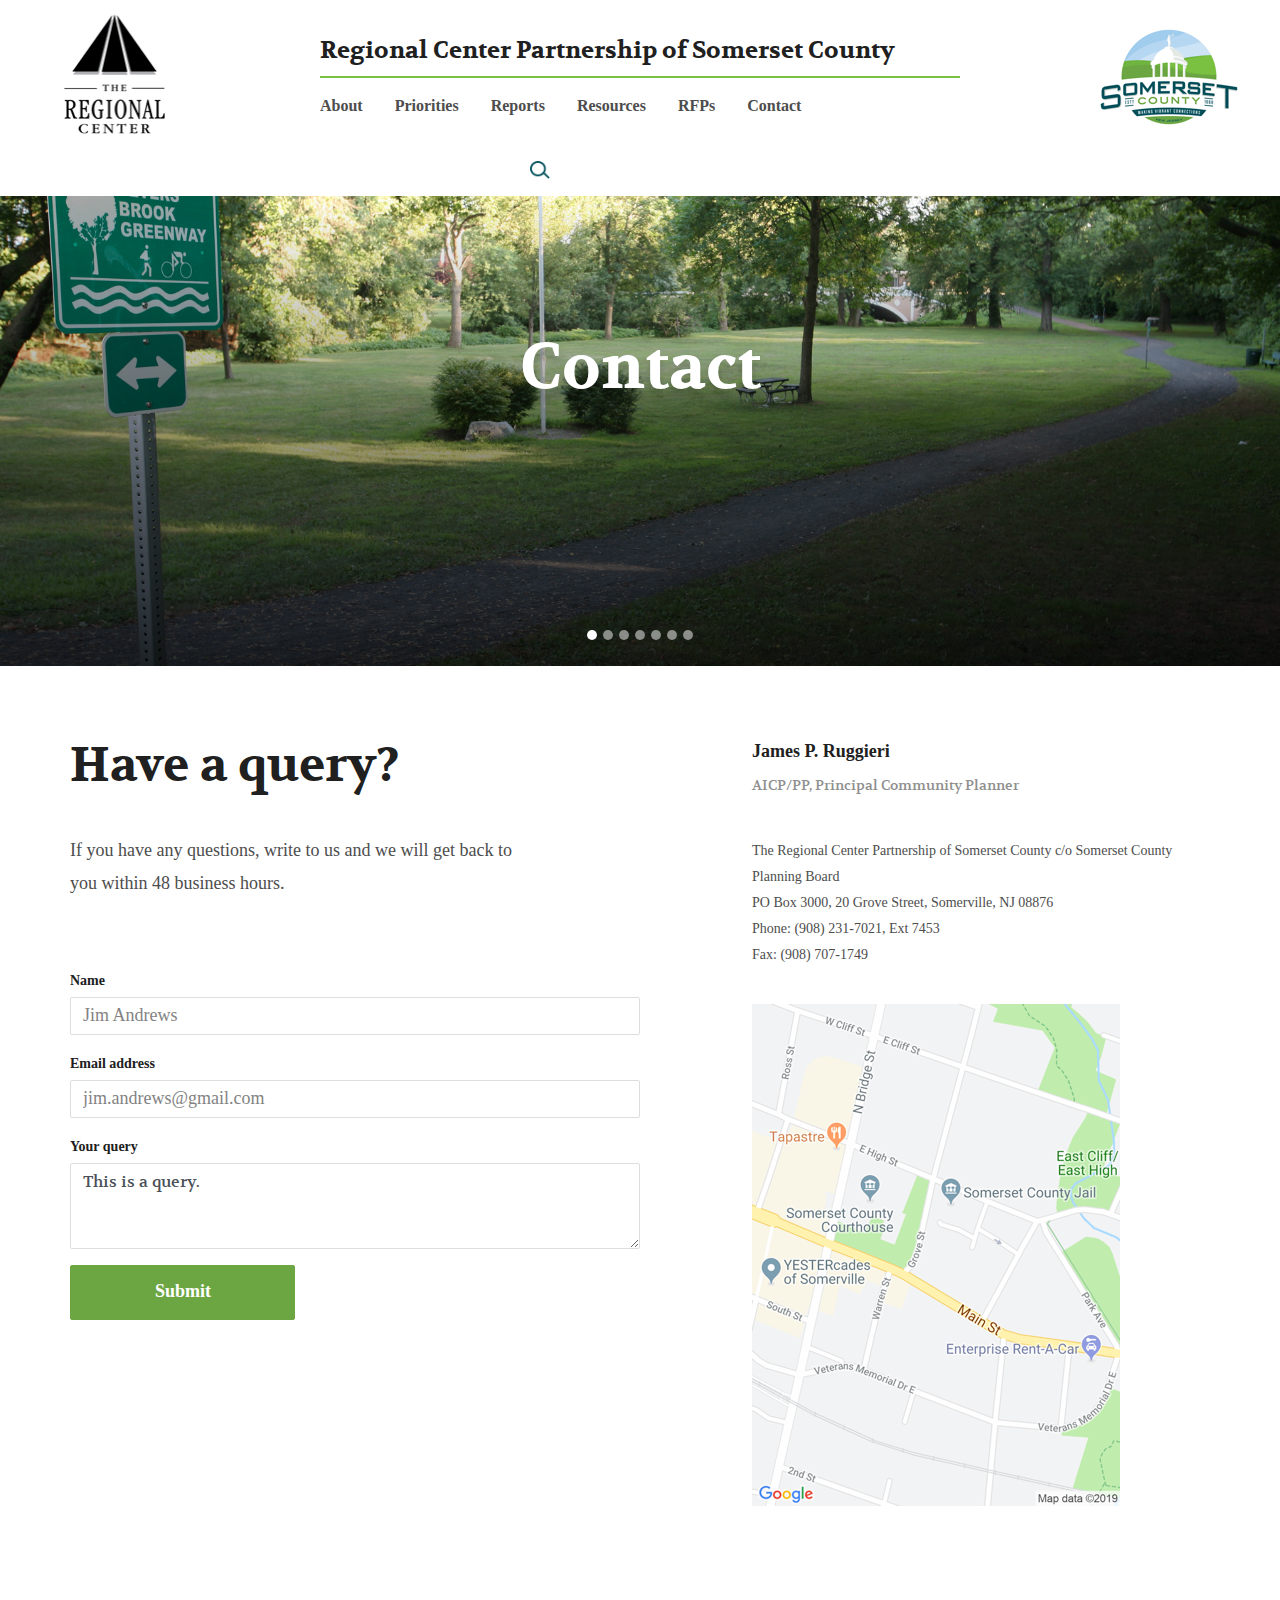
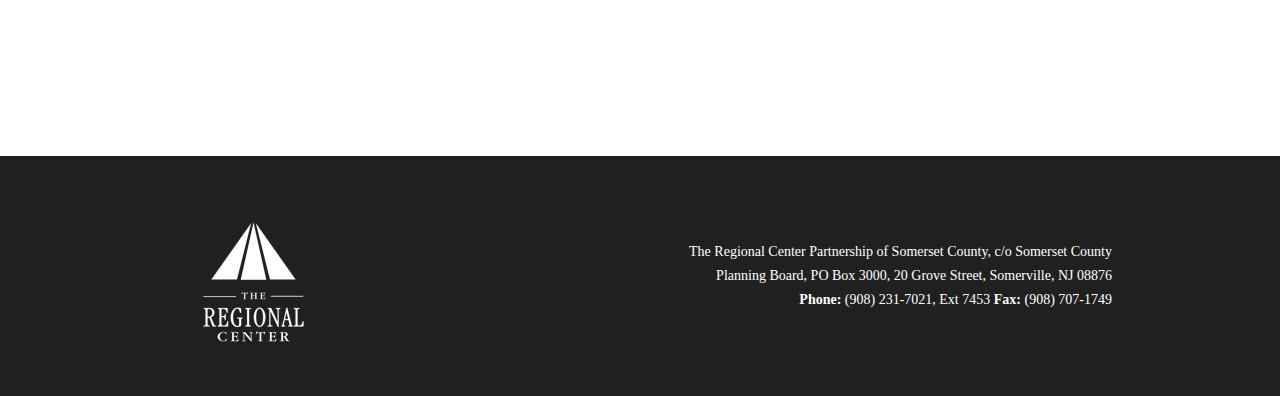
<file: resources/contact.html>
<!DOCTYPE html>
<html lang="en">

<head>
    <meta charset="UTF-8">
    <meta name="viewport" content="width=device-width, initial-scale=1.0">
    <meta http-equiv="X-UA-Compatible" content="ie=edge">
    <link rel="stylesheet" href="https://stackpath.bootstrapcdn.com/bootstrap/4.3.1/css/bootstrap.min.css">
    <link rel="stylesheet" href="https://stackpath.bootstrapcdn.com/font-awesome/4.7.0/css/font-awesome.min.css">
    <link href="https://fonts.googleapis.com/css?family=Volkhov:400,500,700&display=swap" rel="stylesheet">
    <link href="https://fonts.googleapis.com/css?family=Open+Sans:400,500,700&display=swap" rel="stylesheet">
    <link rel="stylesheet" href="css/style.css">
    <link rel="stylesheet" href="css/reset.css">
    <title>Somerset County :: USA</title>
</head>

<body>
    <div class="container-fluid">
        <div class="row header-row">
            <!-- header logo -->
            <div class="col-sm-12 col-md-3 col-lg-3">
                <img src="images/logo.png" class="header_logo_left" alt="" title="" />
            </div>
            <!-- header logo -->
            <div class="col-sm-12 col-md-6 col-lg-6">
                <h1 class="titleRow title">Regional Center Partnership of Somerset County</h1>

                <div class="row menu-strip">
                    <!-- start of nav -->
                    <nav class="navbar navbar-expand-lg">
                        <button class="navbar-toggler" type="button" data-toggle="collapse" data-target="#navbarNav" aria-controls="navbarNav" aria-expanded="false" aria-label="Toggle navigation">
                            <i class="fa fa-bars" aria-hidden="true"></i>
                         </button>
                        <div class="collapse navbar-collapse" id="navbarNav">
                            <ul class="navbar-nav">
                                <li class="nav-item active">
                                    <a class="nav-link" href="#">About</a>
                                </li>
                                <li class="nav-item">
                                    <a class="nav-link" href="#">Priorities</a>
                                </li>
                                <li class="nav-item">
                                    <a class="nav-link" href="#">Reports</a>
                                </li>
                                <li class="nav-item">
                                    <a class="nav-link" href="#">Resources</a>
                                </li>
                                <li class="nav-item">
                                    <a class="nav-link" href="#">RFPs</a>
                                </li>
                                <li class="nav-item">
                                    <a class="nav-link" href="#">Contact</a>
                                </li>
                            </ul>
                        </div>
                    </nav>
                    <img src="images/menu-search.png" class="search-box" />
                    <!-- end of nav -->
                </div>
            </div>
            <div class="col-sm-12 col-md-3 col-lg-3">
                <img src="images/logo-somerset.png" class="header_logo_right" alt="" title="" />
            </div>
        </div>

        <div class="row header-row-mobile">
            <div class="col-sm-4 col-md-4 col-lg-4">
                <h1 class="titleRow title">Regional Center Partnership of Somerset County</h1>

                <div class="row menu-strip">
                    <!-- start of nav -->
                    <nav class="navbar navbar-expand-lg">
                        <button class="navbar-toggler" type="button" data-toggle="collapse" data-target="#navbarNav" aria-controls="navbarNav" aria-expanded="false" aria-label="Toggle navigation">
                                <i class="fa fa-bars" aria-hidden="true"></i>
                             </button>
                        <div class="collapse navbar-collapse" id="navbarNav">
                            <ul class="navbar-nav">
                                <li class="nav-item active">
                                    <a class="nav-link" href="#">About</a>
                                </li>
                                <li class="nav-item">
                                    <a class="nav-link" href="#">Priorities</a>
                                </li>
                                <li class="nav-item">
                                    <a class="nav-link" href="#">Reports</a>
                                </li>
                                <li class="nav-item">
                                    <a class="nav-link" href="#">Resources</a>
                                </li>
                                <li class="nav-item">
                                    <a class="nav-link" href="#">RFPs</a>
                                </li>
                                <li class="nav-item">
                                    <a class="nav-link" href="#">Contact</a>
                                </li>
                            </ul>
                        </div>
                    </nav>
                    <!-- end of nav -->
                </div>
                <!-- header logo -->
                <div class="col-sm-12 col-md-3 col-lg-3">
                    <img src="images/logo.png" class="header_logo_left" alt="" title="" />
                </div>
                <!-- header logo -->
            </div>
            <div class="col-sm-12 col-md-3 col-lg-3">
                <img src="images/logo-somerset.png" class="header_logo_right" alt="" title="" />
            </div>
        </div>

        <!-- end of header_row-->

        <!-- start of banner -->
        <div class="row">
            <div class="col-sm-12  col-md-12 col-lg-12">
                <div class="banner-slider">
                    <div id="carouselExampleIndicators" class="carousel slide" data-ride="carousel">
                        <ol class="carousel-indicators">
                            <li data-target="#carouselExampleIndicators" data-slide-to="0" class="active"></li>
                            <li data-target="#carouselExampleIndicators" data-slide-to="1"></li>
                            <li data-target="#carouselExampleIndicators" data-slide-to="2"></li>
                            <li data-target="#carouselExampleIndicators" data-slide-to="3"></li>
                            <li data-target="#carouselExampleIndicators" data-slide-to="4"></li>
                            <li data-target="#carouselExampleIndicators" data-slide-to="5"></li>
                            <li data-target="#carouselExampleIndicators" data-slide-to="6"></li>
                        </ol>
                        <div class="carousel-inner">
                            <div class="carousel-item bgr_image active " style="background-image: linear-gradient(to bottom, rgba(0, 0, 0, 0), rgba(0, 0, 0, 0.8)), url('images/hero_images/Peters Brook Greenway pathway.JPG');">
                                <!-- <img class="banner d-block w-100" src="images/hero_images/Bridgewater Commons Mall.jpg" alt="First slide"> -->
                            </div>
                            <div class="carousel-item bgr_image " style="background-image: linear-gradient(to bottom, rgba(0, 0, 0, 0), rgba(0, 0, 0, 0.8)), url('images/hero_images/Bridgewater Commons Mall.jpg');">
                                <!-- <img class="banner d-block w-100" src="images/hero_images/Bridgewater Commons Mall.jpg" alt="First slide"> -->
                            </div>
                            <div class="carousel-item bgr_image" style="background-image: linear-gradient(to bottom, rgba(0, 0, 0, 0), rgba(0, 0, 0, 0.8)), url('images/hero_images/Lyman Street bridge.jpg');">
                                <!-- <img class="banner d-block w-100" src="images/hero_images/Lyman Street bridge.jpg" alt="Second slide"> -->
                            </div>
                            <div class="carousel-item bgr_image" style="background-image: linear-gradient(to bottom, rgba(0, 0, 0, 0), rgba(0, 0, 0, 0.8)), url('images/hero_images/Nevius Street bridge.JPG');">
                                <!-- <img class="banner d-block w-100" src="images/hero_images/Nevius Street bridge.JPG" alt="Third slide "> -->
                            </div>
                            <div class="carousel-item bgr_image" style="background-image: linear-gradient(to bottom, rgba(0, 0, 0, 0), rgba(0, 0, 0, 0.8)), url('images/hero_images/RWJ University Hospital Somerset.jpg');">
                                <!-- <img class="banner d-block w-100" src="images/hero_images/RWJ University Hospital Somerset.jpg" alt="fourth slide "> -->
                            </div>
                            <div class="carousel-item bgr_image" style="background-image: linear-gradient(to bottom, rgba(0, 0, 0, 0), rgba(0, 0, 0, 0.8)), url('images/hero_images/TD Bank Ball Park baseball game.png');">
                                <!-- <img class="banner d-block w-100" src="images/hero_images/TD Bank Ball Park baseball game.png" alt="fifth slide "> -->
                            </div>
                            <div class="carousel-item bgr_image" style="background-image: linear-gradient(to bottom, rgba(0, 0, 0, 0), rgba(0, 0, 0, 0.8)), url('images/hero_images/Veterans Memorial Park in Raritan.jpg');">
                                <!-- <img class="banner d-block w-100" src="images/hero_images/Veterans Memorial Park in Raritan.jpg" alt="sixth slide "> -->
                            </div>
                        </div>

                    </div>
                    <!-- <a class="carousel-control-prev " href="#carouselExampleIndicators " role="button " data-slide="prev ">
                    <span class="carousel-control-prev-icon " aria-hidden="true "></span>
                    <span class="sr-only ">Previous</span>
                </a>
                <a class="carousel-control-next " href="#carouselExampleIndicators " role="button " data-slide="next ">
                    <span class="carousel-control-next-icon " aria-hidden="true "></span>
                    <span class="sr-only ">Next</span>
                </a> -->
                </div>
            </div>
            <div class="banner-text d-block mx-auto text-responsive ">
                Contact

            </div>
        </div>
    </div>
    <!-- end of banner -->

    <!-- end of header container -->
    <!-- start of container -->
    <div class="container" style="padding:0px !important;margin-bottom:250px;">
        <div class="row">
            <div class="col-lg-6 col-md-6 col-sm-12 col-xs-12">
                <h1 class="heading4">Have a query?</h1>
                <p class="contact-text">If you have any questions, write to us and we will get back to you within 48 business hours.</p>
                <div class="contact-form padding">
                    <form>
                        <div class="form-group">
                            <label for="name" class="contact-label">Name</label>
                            <input type="text" class="form-control contact-input" id="name" placeholder="Jim Andrews">
                        </div>
                        <div class="form-group">
                            <label for="email" class="contact-label">Email address</label>
                            <input type="text" class="form-control contact-input" id="email" placeholder="jim.andrews@gmail.com">
                        </div>
                        <div class="form-group">
                            <label for="query" class="contact-label">Your query</label>
                            <textarea class="form-control contact-input" id="query" rows="3" height="208px">This is a query.</textarea>
                        </div>
                        <input type="submit" class="btn btn-primary btn-lg contact-btn" value="Submit" />
                    </form>
                </div>
            </div>
            <div class="col-lg-6 col-md-6 col-sm-12 col-xs-12 contact-right">
                <div class="row">
                    <div class="col-lg-12">
                        <h4 class="contact-name">James P. Ruggieri</h4>
                        <h5 class="contact-details padding">AICP/PP, Principal Community Planner</h5>
                    </div>
                </div>
                <div class="row">
                    <div class="col-lg-12">
                        <div class="contact-address">
                            The Regional Center Partnership of Somerset County c/o Somerset County Planning Board<br/> PO Box 3000, 20 Grove Street, Somerville, NJ 08876 <br/> Phone: (908) 231-7021, Ext 7453 <br/> Fax: (908) 707-1749
                        </div>
                    </div>
                </div>
                <div class="row">
                    <div class="col-lg-12">
                        <div class="contact-map">
                            <img src="images/hero_images/map.png" class="img-fluid">
                        </div>
                    </div>
                </div>
            </div>
        </div>
    </div>
    <!-- end of container -->

    <!-- start of top footer section -->
    <footer>
        <!-- black strip row -->
        <div class="row footer">
            <div class="col-lg-4 col-md-4 col-sm-12 ">
                <div class="footer_left ">
                    <img src="images/logo-white.png " alt=" " class="img footer_logo " />
                </div>
            </div>
            <div class="col-lg-2 col-md-2 col-sm-12 "></div>
            <div class="col-lg-6 col-md-6 col-sm-12 ">
                <p class="footer-info">
                    The Regional Center Partnership of Somerset County, c/o Somerset County<br/> Planning Board, PO Box 3000, 20 Grove Street, Somerville, NJ 08876<br/>
                    <strong>Phone:</strong> (908) 231-7021, Ext 7453
                    <strong>Fax:</strong> (908) 707-1749
                </p>
            </div>
        </div>
        <!-- end of black strip row -->

    </footer>
    <!-- end of top footer section -->
    <script src="https://code.jquery.com/jquery-3.4.1.js " integrity="sha256-WpOohJOqMqqyKL9FccASB9O0KwACQJpFTUBLTYOVvVU=" crossorigin=" anonymous "></script>
    <!-- <script src="js/script.js "></script> -->
    <script src="https://stackpath.bootstrapcdn.com/bootstrap/4.3.1/js/bootstrap.min.js "></script>
    <script>
    </script>
</body>
</file>
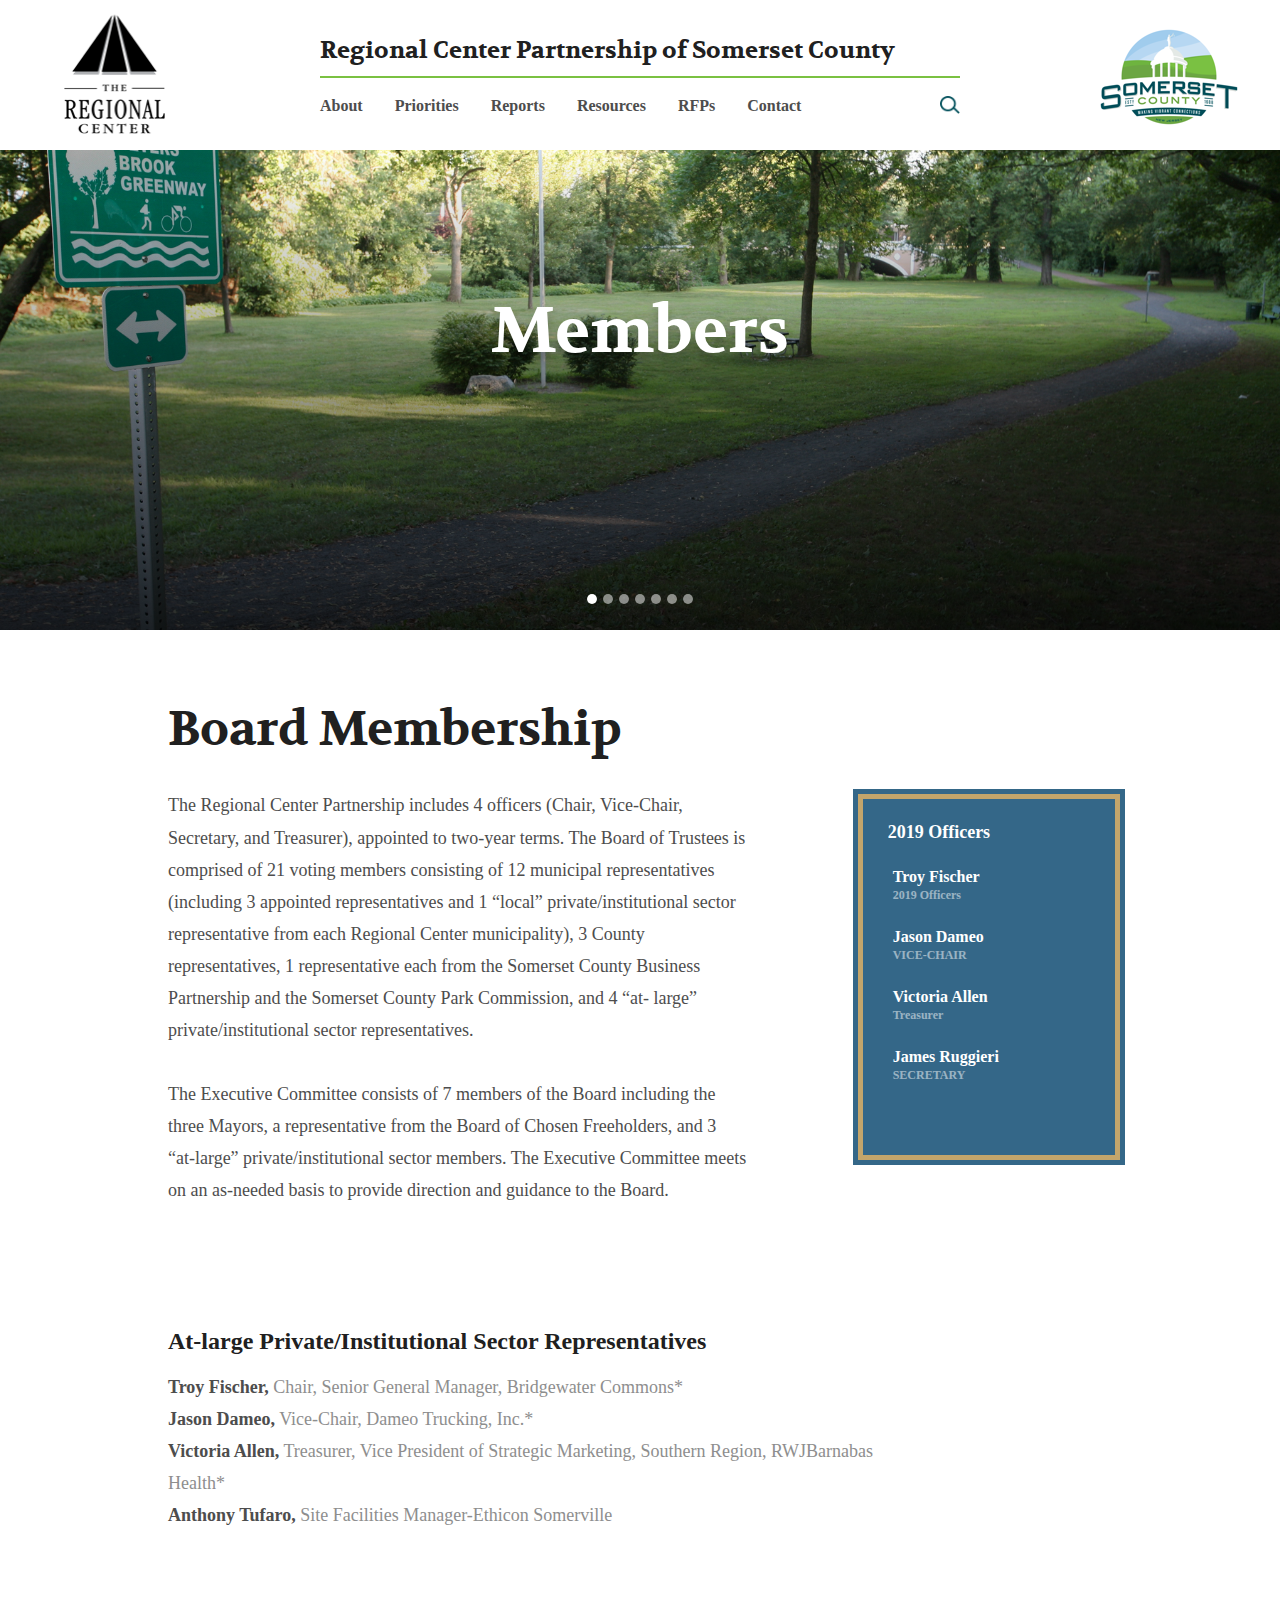
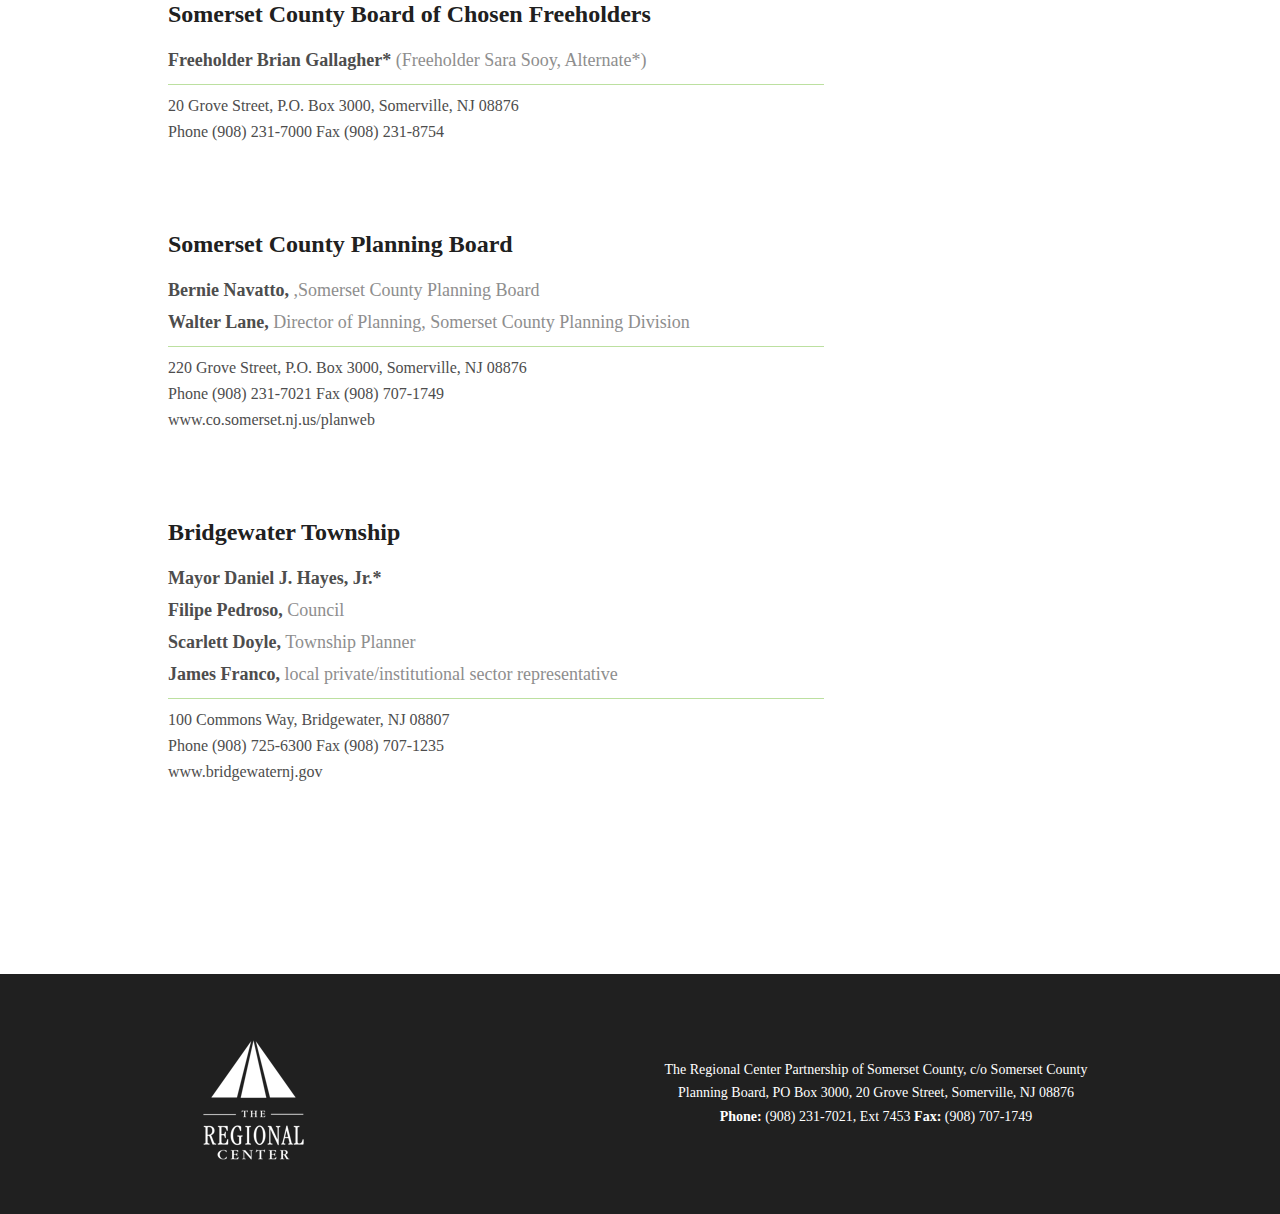
<file: resources/members.html>
<!DOCTYPE html>
<html lang="en">

<head>
    <meta charset="UTF-8">
    <meta name="viewport" content="width=device-width, initial-scale=1.0">
    <meta http-equiv="X-UA-Compatible" content="ie=edge">
    <link rel="stylesheet" href="https://stackpath.bootstrapcdn.com/bootstrap/4.3.1/css/bootstrap.min.css">
    <link rel="stylesheet" href="https://stackpath.bootstrapcdn.com/font-awesome/4.7.0/css/font-awesome.min.css">
    <link href="https://fonts.googleapis.com/css?family=Volkhov:400,500,700&display=swap" rel="stylesheet">
    <link href="https://fonts.googleapis.com/css?family=Open+Sans:400,500,700&display=swap" rel="stylesheet">
    <link rel="stylesheet" href="css/members.css">
    <link rel="stylesheet" href="css/reset.css">
    <script src="https://cdnjs.cloudflare.com/ajax/libs/popper.js/1.14.7/umd/popper.min.js"></script>
    <title>Somerset County :: USA</title>
</head>

<body>
    <div id="header" class="container-fluid">
        <div class="row header-row">
            <!-- header logo -->
            <div class="col-sm-12 col-md-3 col-lg-3">
                <img src="images/logo.png" class="header_logo_left" alt="" title="" />
            </div>
            <!-- header logo -->
            <div class="col-sm-12 col-md-6 col-lg-6">
                <h1 class="titleRow title">Regional Center Partnership of Somerset County</h1>

                <div class="row menu-strip">
                    <!-- start of nav -->
                    <nav class="navbar navbar-expand-lg">
                        <button class="navbar-toggler" type="button" data-toggle="collapse" data-target="#navbarNav" aria-controls="navbarNav" aria-expanded="false" aria-label="Toggle navigation">
                            <i class="fa fa-bars" aria-hidden="true"></i>
                         </button>
                        <div class="collapse navbar-collapse" id="navbarNav">
                            <ul class="navbar-nav">
                                <li class="nav-item active">
                                    <a class="nav-link" href="#">About</a>
                                </li>
                                <li class="nav-item">
                                    <a class="nav-link" href="#">Priorities</a>
                                </li>
                                <li class="nav-item">
                                    <a class="nav-link" href="#">Reports</a>
                                </li>
                                <li class="nav-item">
                                    <a class="nav-link" href="#">Resources</a>
                                </li>
                                <li class="nav-item">
                                    <a class="nav-link" href="#">RFPs</a>
                                </li>
                                <li class="nav-item">
                                    <a class="nav-link" href="#">Contact</a>
                                </li>
                            </ul>
                        </div>
                    </nav>
                    <img src="images/menu-search.png" class="search-box" />
                    <!-- end of nav -->
                </div>
            </div>
            <div class="col-sm-12 col-md-3 col-lg-3">
                <img src="images/logo-somerset.png" class="header_logo_right" alt="" title="" />
            </div>
        </div>
        <!-- end of header_row-->
    </div>

    <!-- header row mobile-->
    <div id="mobileheader" class="container-fluid">
        <div id="header-row-mobile" class="row ">
            <div class="col-6">
                <div>
                    <button id="nav-btn" class="btn" data-toggle="dropdown" style="font-size: 16px">
                                      <i class="fa fa-bars" ></i>
                                    </button>
                    <div class="dropdown-menu">
                        <a class="dropdown-item" href="#">About</a>
                        <a class="dropdown-item" href="#">Priorities</a>
                        <a class="dropdown-item" href="#">Reports</a>
                        <a class="dropdown-item" href="#">Resources</a>
                        <a class="dropdown-item" href="#">RFPs</a>
                        <a class="dropdown-item" href="#">Contact</a>
                    </div>
                </div>
                <img src="images/logo.png" class="header_logo_left_mobile" alt="" title="" />
            </div>
            <div class="col-6">
                <img src="images/logo-somerset.png" class="header_logo_right_mobile" alt="" title="" />
                <img src="images/menu-search.png" class="search-box-mobile" />
            </div>
        </div>
    </div>
    <!-- end of header_row mobile-->

    <!-- start of banner -->
    <div id="banner-row" class="row">
        <div class="col-sm-12  col-md-12 col-lg-12">
            <div class="banner-slider">
                <div id="carouselExampleIndicators" class="carousel slide" data-ride="carousel">
                    <ol class="carousel-indicators">
                        <li data-target="#carouselExampleIndicators" data-slide-to="0" class="active"></li>
                        <li data-target="#carouselExampleIndicators" data-slide-to="1"></li>
                        <li data-target="#carouselExampleIndicators" data-slide-to="2"></li>
                        <li data-target="#carouselExampleIndicators" data-slide-to="3"></li>
                        <li data-target="#carouselExampleIndicators" data-slide-to="4"></li>
                        <li data-target="#carouselExampleIndicators" data-slide-to="5"></li>
                        <li data-target="#carouselExampleIndicators" data-slide-to="6"></li>
                    </ol>
                    <div class="carousel-inner">
                        <div class="carousel-item bgr_image active " style="background-image: linear-gradient(to bottom, rgba(0, 0, 0, 0), rgba(0, 0, 0, 0.8)), url('images/hero_images/Peters Brook Greenway pathway.JPG');">
                        </div>
                        <div class="carousel-item bgr_image " style="background-image: linear-gradient(to bottom, rgba(0, 0, 0, 0), rgba(0, 0, 0, 0.8)), url('images/hero_images/Bridgewater Commons Mall.jpg');">
                        </div>
                        <div class="carousel-item bgr_image" style="background-image: linear-gradient(to bottom, rgba(0, 0, 0, 0), rgba(0, 0, 0, 0.8)), url('images/hero_images/Lyman Street bridge.jpg');">
                        </div>
                        <div class="carousel-item bgr_image" style="background-image: linear-gradient(to bottom, rgba(0, 0, 0, 0), rgba(0, 0, 0, 0.8)), url('images/hero_images/Nevius Street bridge.JPG');">
                        </div>
                        <div class="carousel-item bgr_image" style="background-image: linear-gradient(to bottom, rgba(0, 0, 0, 0), rgba(0, 0, 0, 0.8)), url('images/hero_images/RWJ University Hospital Somerset.jpg');">
                        </div>
                        <div class="carousel-item bgr_image" style="background-image: linear-gradient(to bottom, rgba(0, 0, 0, 0), rgba(0, 0, 0, 0.8)), url('images/hero_images/TD Bank Ball Park baseball game.png');">
                        </div>
                        <div class="carousel-item bgr_image" style="background-image: linear-gradient(to bottom, rgba(0, 0, 0, 0), rgba(0, 0, 0, 0.8)), url('images/hero_images/Veterans Memorial Park in Raritan.jpg');">
                        </div>
                    </div>

                </div>
            </div>
        </div>
        <div class="banner-text d-block mx-auto text-responsive ">
            Members

        </div>
    </div>
    </div>
    <!-- end of banner -->

    <!-- end of header container -->
    <!-- desktop view-->
    <!-- start of container -->
    <span class="container" style="padding:0px !important;">
        <div class="row">
            <div class="col-lg-12 col-md-12 col-sm-12 col-xs-12">
                <span class="members-heading">Board Membership</span>
    </div>
    </div>
    <div class="row" style="margin-top:31px;">
        <div class=" col-lg-7 " style="max-width: 830px">
            <p class="left-details-data ">The Regional Center Partnership includes 4 officers (Chair, Vice-Chair, Secretary, and Treasurer), appointed to two-year terms. The Board of Trustees is comprised of 21 voting members consisting of 12 municipal representatives (including 3
                appointed representatives and 1 “local” private/institutional sector representative from each Regional Center municipality), 3 County representatives, 1 representative each from the Somerset County Business Partnership and the Somerset
                County Park Commission, and 4 “at- large” private/institutional sector representatives.</br>
                </br>The Executive Committee consists of 7 members of the Board including the three Mayors, a representative from the Board of Chosen Freeholders, and 3 “at-large” private/institutional sector members. The Executive Committee meets on an as-needed
                basis to provide direction and guidance to the Board.</p>
        </div>
        <div class="col-lg-5 ">
            <div class="member_box_one ">
                <div class="member_box ">
                    <div class="member_inner_box">
                        <div class="row box_heading_content">2019 Officers</div>
                        <div class="row box_title_content">Troy Fischer</div>
                        <div class="row box_title_desc">2019 Officers</div>
                        <div class="row box_title_content">Jason Dameo</div>
                        <div class="row box_title_desc">VICE-CHAIR</div>
                        <div class="row box_title_content">Victoria Allen</div>
                        <div class="row box_title_desc">Treasurer</div>
                        <div class="row box_title_content">James Ruggieri</div>
                        <div class="row box_title_desc">SECRETARY</div>
                    </div>
                </div>
            </div>
        </div>
        <!-- end of row -->
    </div>
    <div class="row" style="margin-top:104px;">
        <div class="col-lg-12 col-md-12 col-sm-12 col-xs-12">
            <span class="members-title">At-large Private/Institutional Sector Representatives</span>
        </div>
    </div>
    <div class="row" style="margin-top:13px;">
        <!-- <div class="row"> -->
        <div class="col-lg-12 col-md-12 col-sm-12 col-xs-12">
            <p class="members-desc"><strong>Troy Fischer,</strong> Chair, Senior General Manager, Bridgewater Commons*<br/><strong>Jason Dameo,</strong> Vice-Chair, Dameo Trucking, Inc.* <br/><strong>Victoria Allen,</strong> Treasurer, Vice President of Strategic Marketing,
                Southern Region, RWJBarnabas Health*
                <br/><strong>Anthony Tufaro,</strong> Site Facilities Manager-Ethicon Somerville</p>
        </div>
        <!-- </div> -->
    </div>
    <div class="row" style="margin-top:68px;">
        <div class="col-lg-12 col-md-12 col-sm-12 col-xs-12">
            <span class="members-title">Somerset County Board of Chosen Freeholders</span>
        </div>
    </div>
    <div class="row" style="margin-top:13px; margin-bottom: 14px;">
        <div class="col-lg-12 col-md-12 col-sm-12 col-xs-12">
            <p class="members-desc"><strong>Freeholder Brian Gallagher*</strong> (Freeholder Sara Sooy, Alternate*)</p>
        </div>
        <div class="member-divier"></div>
        <div class="col-lg-12 col-md-12 col-sm-12 col-xs-12">
            <p class="members-desc-adr">20 Grove Street, P.O. Box 3000, Somerville, NJ 08876<br/>Phone (908) 231-7000 Fax (908) 231-8754</p>
        </div>
    </div>


    <div class="row" style="margin-top:68px;">
        <div class="col-lg-12 col-md-12 col-sm-12 col-xs-12">
            <span class="members-title">Somerset County Planning Board</span>
        </div>
    </div>
    <div class="row" style="margin-top:13px;">
        <div class="col-lg-12 col-md-12 col-sm-12 col-xs-12">
            <p class="members-desc"><strong>Bernie Navatto, </strong>,Somerset County Planning Board<br/>
                <strong>Walter Lane, </strong>Director of Planning, Somerset County Planning Division</p>
        </div>
        <div class="member-divier"></div>
        <div class="col-lg-12 col-md-12 col-sm-12 col-xs-12">
            <p class="members-desc-adr">220 Grove Street, P.O. Box 3000, Somerville, NJ 08876<br/>Phone (908) 231-7021 Fax (908) 707-1749
                <br/>www.co.somerset.nj.us/planweb</p>
        </div>
    </div>
    <div class="row" style="margin-top:68px;">
        <div class="col-lg-12 col-md-12 col-sm-12 col-xs-12">
            <span class="members-title">Bridgewater Township</span>
        </div>
    </div>
    <div class="row" style="margin-top:13px;">
        <div class="col-lg-12 col-md-12 col-sm-12 col-xs-12">
            <p class="members-desc"><strong>Mayor Daniel J. Hayes, Jr.*<br/>
                Filipe Pedroso, </strong>Council<br/>
                <strong>Scarlett Doyle,</strong> Township Planner<br/>
                <strong>James Franco, </strong>local private/institutional sector representative</p>
        </div>
        <div class="member-divier"></div>
        <div class="col-lg-12 col-md-12 col-sm-12 col-xs-12">
            <p class="members-desc-adrs">100 Commons Way, Bridgewater, NJ 08807<br/>Phone (908) 725-6300 Fax (908) 707-1235 <br/>www.bridgewaternj.gov
            </p>
        </div>
    </div>
    </span>

    <!-- start of top footer section -->
    <footer>


        <!-- black strip row -->
        <div class="row footer ">
            <div class="col-lg-4 col-md-4 col-sm-12 ">
                <div class="footer_left ">
                    <img src="images/logo-white.png " alt=" " class="img footer_logo " />
                </div>
            </div>
            <div class="col-lg-2 col-md-2 col-sm-12 "></div>
            <div class="col-lg-6 col-md-6 col-sm-12 ">
                <p class="footer-info ">
                    The Regional Center Partnership of Somerset County, c/o Somerset County<br/> Planning Board, PO Box 3000, 20 Grove Street, Somerville, NJ 08876<br/>
                    <strong>Phone:</strong> (908) 231-7021, Ext 7453
                    <strong>Fax:</strong> (908) 707-1749
                </p>
            </div>
        </div>
        <!-- end of black strip row -->

    </footer>
    <!-- end of top footer section -->
    <script src="https://code.jquery.com/jquery-3.4.1.js " integrity="sha256-WpOohJOqMqqyKL9FccASB9O0KwACQJpFTUBLTYOVvVU=" crossorigin=" anonymous "></script>
    <!-- <script src="js/script.js "></script> -->
    <script src="https://stackpath.bootstrapcdn.com/bootstrap/4.3.1/js/bootstrap.min.js "></script>
    <script>
    </script>
</body>
</file>
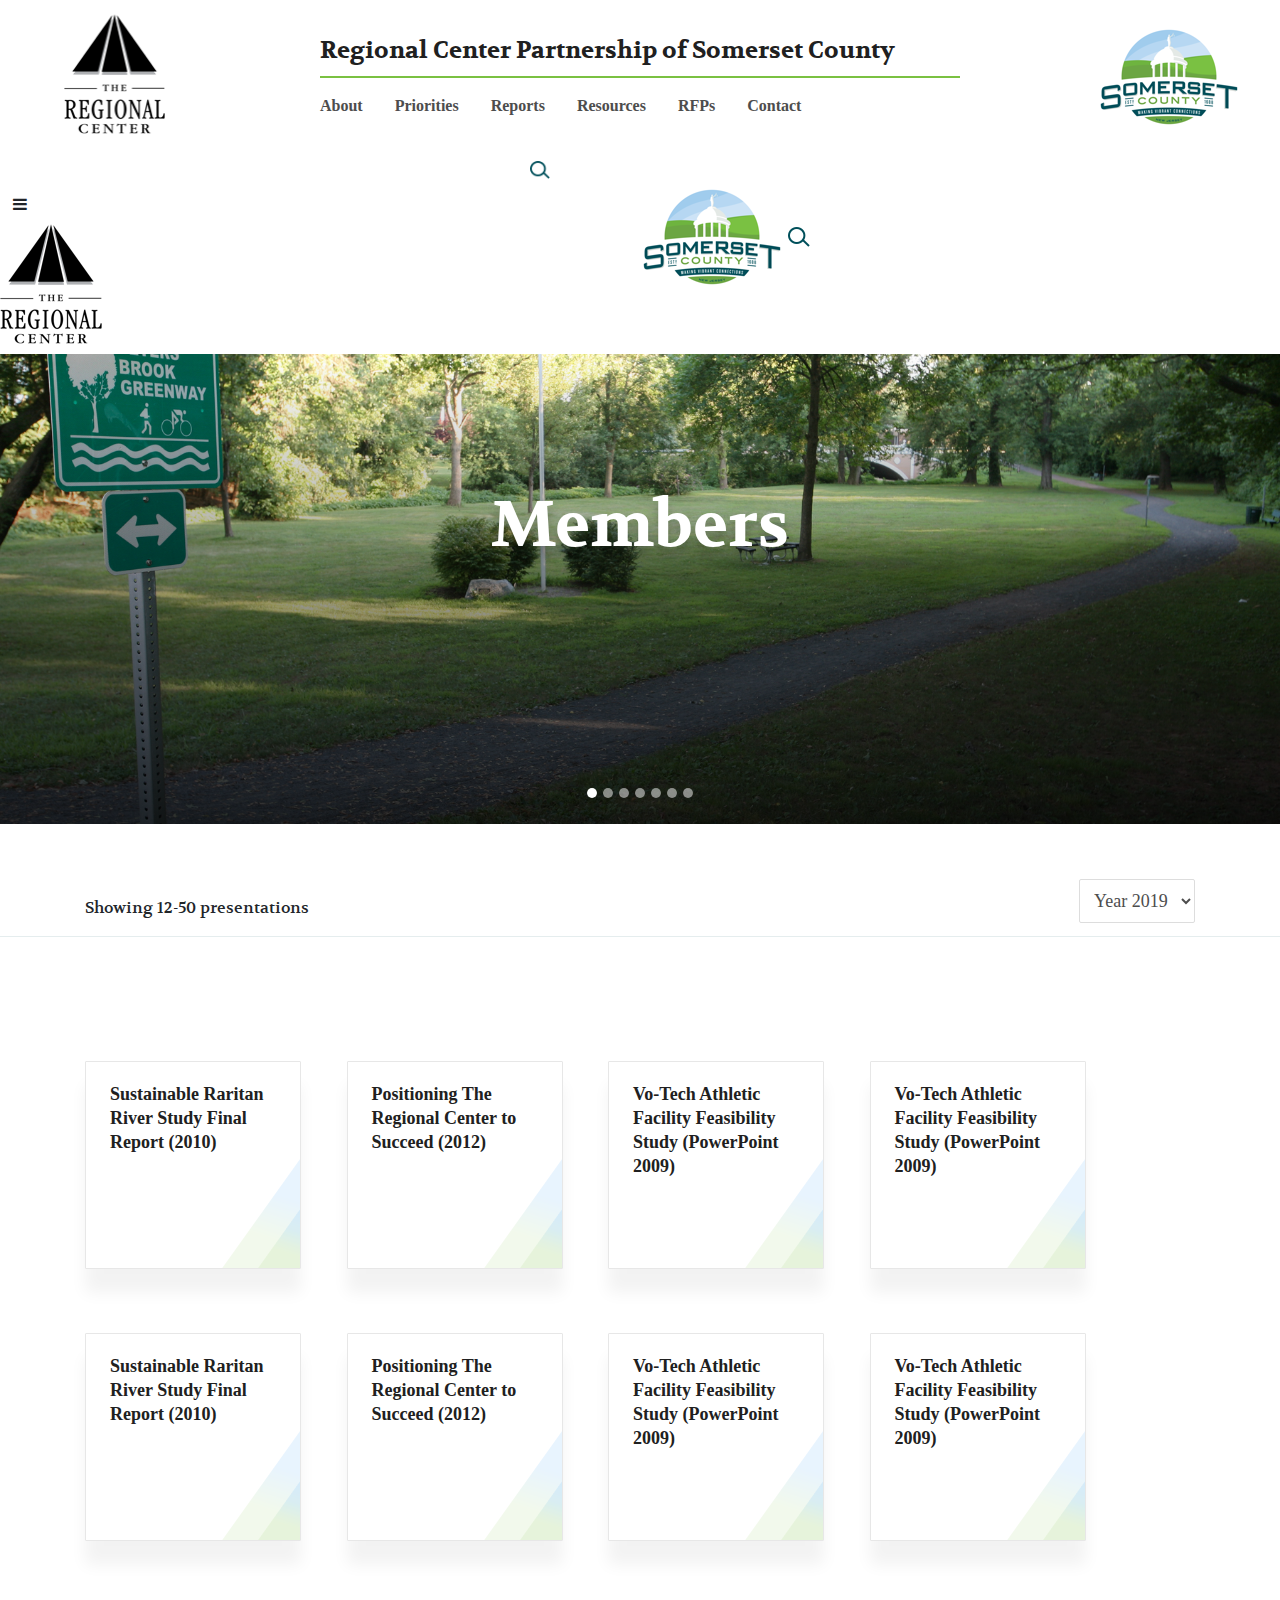
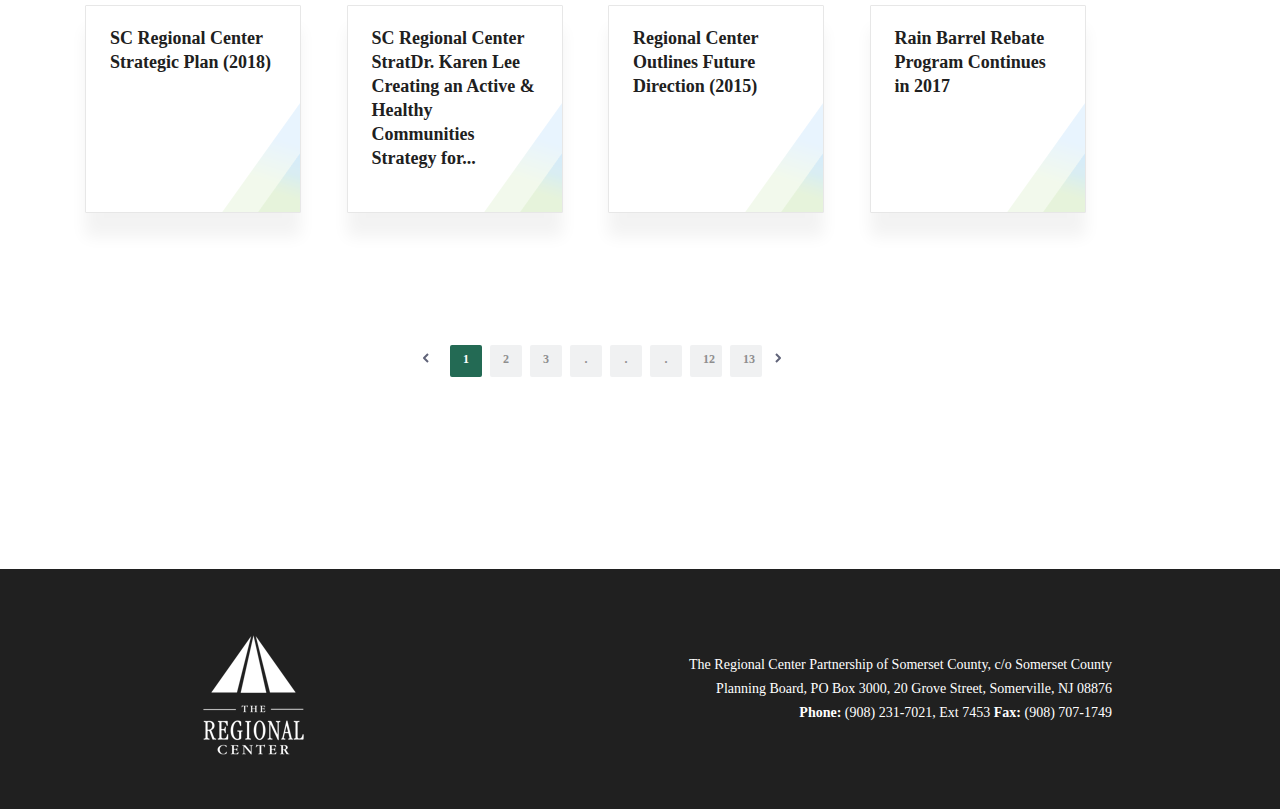
<file: resources/presenatations.html>
<!DOCTYPE html>
<html lang="en">

<head>
    <meta charset="UTF-8">
    <meta name="viewport" content="width=device-width, initial-scale=1.0">
    <meta http-equiv="X-UA-Compatible" content="ie=edge">
    <link rel="stylesheet" href="https://stackpath.bootstrapcdn.com/bootstrap/4.3.1/css/bootstrap.min.css">
    <link rel="stylesheet" href="https://stackpath.bootstrapcdn.com/font-awesome/4.7.0/css/font-awesome.min.css">
    <link href="https://fonts.googleapis.com/css?family=Volkhov:400,500,600,700&display=swap" rel="stylesheet">
    <link href="https://fonts.googleapis.com/css?family=Open+Sans:400,500,600,700&display=swap" rel="stylesheet">
    <link rel="stylesheet" href="css/style.css">
    <link rel="stylesheet" href="css/reset.css">
    <title>Somerset County :: USA</title>
</head>

<body>
        <div id="header" class="container-fluid">
                <div class="row header-row">
                    <!-- header logo -->
                    <div class="col-sm-12 col-md-3 col-lg-3">
                        <img src="images/logo.png" class="header_logo_left" alt="" title="" />
                    </div>
                    <!-- header logo -->
                    <div class="col-sm-12 col-md-6 col-lg-6">
                        <h1 class="titleRow title">Regional Center Partnership of Somerset County</h1>
        
                        <div class="row menu-strip">
                            <!-- start of nav -->
                            <nav class="navbar navbar-expand-lg">
                                <button class="navbar-toggler" type="button" data-toggle="collapse" data-target="#navbarNav" aria-controls="navbarNav" aria-expanded="false" aria-label="Toggle navigation">
                                    <i class="fa fa-bars" aria-hidden="true"></i>
                                 </button>
                                <div class="collapse navbar-collapse" id="navbarNav">
                                    <ul class="navbar-nav">
                                        <li class="nav-item active">
                                            <a class="nav-link" href="#">About</a>
                                        </li>
                                        <li class="nav-item">
                                            <a class="nav-link" href="#">Priorities</a>
                                        </li>
                                        <li class="nav-item">
                                            <a class="nav-link" href="#">Reports</a>
                                        </li>
                                        <li class="nav-item">
                                            <a class="nav-link" href="#">Resources</a>
                                        </li>
                                        <li class="nav-item">
                                            <a class="nav-link" href="#">RFPs</a>
                                        </li>
                                        <li class="nav-item">
                                            <a class="nav-link" href="#">Contact</a>
                                        </li>
                                    </ul>
                                </div>
                            </nav>
                            <img src="images/menu-search.png" class="search-box" />
                            <!-- end of nav -->
                        </div>
                    </div>
                    <div class="col-sm-12 col-md-3 col-lg-3">
                        <img src="images/logo-somerset.png" class="header_logo_right" alt="" title="" />
                    </div>
                </div>
                <!-- end of header_row-->
            </div>
        
            <!-- header row mobile-->
            <div id="mobileheader" class="container-fluid">
                <div id="header-row-mobile" class="row ">
                    <div class="col-6">
                        <div>
                            <button id="nav-btn" class="btn" data-toggle="dropdown" style="font-size: 16px">
                                              <i class="fa fa-bars" ></i>
                                            </button>
                            <div class="dropdown-menu">
                                <a class="dropdown-item" href="#">About</a>
                                <a class="dropdown-item" href="#">Priorities</a>
                                <a class="dropdown-item" href="#">Reports</a>
                                <a class="dropdown-item" href="#">Resources</a>
                                <a class="dropdown-item" href="#">RFPs</a>
                                <a class="dropdown-item" href="#">Contact</a>
                            </div>
                        </div>
                        <img src="images/logo.png" class="header_logo_left_mobile" alt="" title="" />
                    </div>
                    <div class="col-6">
                        <img src="images/logo-somerset.png" class="header_logo_right_mobile" alt="" title="" />
                        <img src="images/menu-search.png" class="search-box-mobile" />
                    </div>
                </div>
            </div>
            <!-- end of header_row mobile-->
        
            <!-- start of banner -->
            <div id="banner-row" class="row">
                <div class="col-sm-12  col-md-12 col-lg-12">
                    <div class="banner-slider">
                        <div id="carouselExampleIndicators" class="carousel slide" data-ride="carousel">
                            <ol class="carousel-indicators">
                                <li data-target="#carouselExampleIndicators" data-slide-to="0" class="active"></li>
                                <li data-target="#carouselExampleIndicators" data-slide-to="1"></li>
                                <li data-target="#carouselExampleIndicators" data-slide-to="2"></li>
                                <li data-target="#carouselExampleIndicators" data-slide-to="3"></li>
                                <li data-target="#carouselExampleIndicators" data-slide-to="4"></li>
                                <li data-target="#carouselExampleIndicators" data-slide-to="5"></li>
                                <li data-target="#carouselExampleIndicators" data-slide-to="6"></li>
                            </ol>
                            <div class="carousel-inner">
                                <div class="carousel-item bgr_image active " style="background-image: linear-gradient(to bottom, rgba(0, 0, 0, 0), rgba(0, 0, 0, 0.8)), url('images/hero_images/Peters Brook Greenway pathway.JPG');">
                                </div>
                                <div class="carousel-item bgr_image " style="background-image: linear-gradient(to bottom, rgba(0, 0, 0, 0), rgba(0, 0, 0, 0.8)), url('images/hero_images/Bridgewater Commons Mall.jpg');">
                                </div>
                                <div class="carousel-item bgr_image" style="background-image: linear-gradient(to bottom, rgba(0, 0, 0, 0), rgba(0, 0, 0, 0.8)), url('images/hero_images/Lyman Street bridge.jpg');">
                                </div>
                                <div class="carousel-item bgr_image" style="background-image: linear-gradient(to bottom, rgba(0, 0, 0, 0), rgba(0, 0, 0, 0.8)), url('images/hero_images/Nevius Street bridge.JPG');">
                                </div>
                                <div class="carousel-item bgr_image" style="background-image: linear-gradient(to bottom, rgba(0, 0, 0, 0), rgba(0, 0, 0, 0.8)), url('images/hero_images/RWJ University Hospital Somerset.jpg');">
                                </div>
                                <div class="carousel-item bgr_image" style="background-image: linear-gradient(to bottom, rgba(0, 0, 0, 0), rgba(0, 0, 0, 0.8)), url('images/hero_images/TD Bank Ball Park baseball game.png');">
                                </div>
                                <div class="carousel-item bgr_image" style="background-image: linear-gradient(to bottom, rgba(0, 0, 0, 0), rgba(0, 0, 0, 0.8)), url('images/hero_images/Veterans Memorial Park in Raritan.jpg');">
                                </div>
                            </div>
        
                        </div>
                    </div>
                </div>
                <div class="banner-text d-block mx-auto text-responsive ">
                    Members
        
                </div>
            </div>
            </div>
            <!-- end of banner -->
        
            <!-- end of header container -->
    <!-- start of container -->
    <div class="container-fluid" style="padding:0px !important;">
        <!-- Nav tabs -->

        <div class="row menu-about">
            <div class="container adjust-sides">
                <ul class="nav nav-tabs about-menu">
                    <p class="Showing-12-50-presen">Showing 12-50 presentations</li>
                    <!-- <li class="nav-item">
                        <a class="nav-link active" data-toggle="tab" href="#home">Presentations</a>
                    </li>
                    <li class="nav-item">
                        <a class="nav-link" data-toggle="tab" href="#menu1">Publications</a>
                    </li>
                    <li class="nav-item">
                        <a class="nav-link" data-toggle="tab" href="#menu2">Reports</a>
                    </li>
                    <li class="nav-item">
                        <a class="nav-link" data-toggle="tab" href="#menu3">Newsletters</a>
                    </li> -->
                </ul>
                <select class="select-year">
                    <option>Year 2019</option>
                    <option>Year 2018</option>
                    <option>Year 2017</option>
                    <option>Year 2016</option>
                </select>
            </div>
        </div>
        <!-- <hr class="divier"> -->
        <!-- Tab panes -->
        <div class="tab-content">
            <div class="tab-pane active" id="home">
                <div class="container resource-container">
                    <div class="row resource-row" style="margin-top:27px;">
                        <div class="col-lg-3 col-md-3 col-sm-3" style="margin-right:- 64px; margin-left:-32px;">
                            <div class="resource-box">
                                <h3 class="resource-title">
                                    Sustainable Raritan River Study Final Report (2010)
                                </h3>
                                <!-- <div class="resource-footer">
                                    <a href="" class="resource-link"><i class="fas fa-file-pdf"></i>PDF</a>
                                </div> -->
                            </div>
                        </div>
                        <div class="col-lg-3 col-md-3 col-sm-3" style="margin-right:- 64px;">
                            <div class="resource-box">
                                <h3 class="resource-title">
                                    Positioning The Regional Center to Succeed (2012)
                                </h3>
                                <!-- <div class="resource-footer">
                                    <a href="" class="resource-link"><i class="fas fa-file-pdf"></i>PDF</a>
                                </div> -->
                            </div>
                        </div>
                        <div class="col-lg-3 col-md-3 col-sm-3" style="margin-right:- 64px;">
                            <div class="resource-box">
                                <h3 class="resource-title">
                                    Vo-Tech Athletic Facility Feasibility Study (PowerPoint 2009)
                                </h3>
                                <!-- <div class="resource-footer">
                                    <a href="" class="resource-link"><i class="fas fa-file-pdf"></i>PDF</a>
                                </div> -->
                            </div>
                        </div>
                        <div class="col-lg-3 col-md-3 col-sm-3" style="margin-right:- 32px;">
                            <div class="resource-box">
                                <h3 class="resource-title">
                                    Vo-Tech Athletic Facility Feasibility Study (PowerPoint 2009)
                                </h3>
                                <!-- <div class="resource-footer">
                                    <a href="" class="resource-link"><i class="fas fa-file-pdf"></i>PDF</a>
                                </div> -->
                            </div>
                        </div>
                    </div>
                    <!-- end of row -->
                    <div class="row resource-row">
                        <div class="col-lg-3 col-md-3 col-sm-3" style="margin-right:- 64px;  margin-left:-32px;">
                            <div class="resource-box">
                                <h3 class="resource-title">
                                    Sustainable Raritan River Study Final Report (2010)
                                </h3>
                                <!-- <div class="resource-footer">
                                    <a href="" class="resource-link"><i class="fas fa-file-pdf"></i>PDF</a>
                                </div> -->
                            </div>
                        </div>
                        <div class="col-lg-3 col-md-3 col-sm-3" style="margin-right:- 64px;">
                            <div class="resource-box">
                                <h3 class="resource-title">
                                    Positioning The Regional Center to Succeed (2012)
                                </h3>
                                <!-- <div class="resource-footer">
                                    <a href="" class="resource-link"><i class="fas fa-file-pdf"></i>PDF</a>
                                </div> -->
                            </div>
                        </div>
                        <div class="col-lg-3 col-md-3 col-sm-3" style="margin-right:- 64px;">
                            <div class="resource-box">
                                <h3 class="resource-title">
                                    Vo-Tech Athletic Facility Feasibility Study (PowerPoint 2009)
                                </h3>
                                <!-- <div class="resource-footer">
                                    <a href="" class="resource-link"><i class="fas fa-file-pdf"></i>PDF</a>
                                </div> -->
                            </div>
                        </div>
                        <div class="col-lg-3 col-md-3 col-sm-3" style="margin-right:- 32px;">
                            <div class="resource-box">
                                <h3 class="resource-title">
                                    Vo-Tech Athletic Facility Feasibility Study (PowerPoint 2009)
                                </h3>
                                <!-- <div class="resource-footer">
                                    <a href="" class="resource-link"><i class="fas fa-file-pdf"></i>PDF</a>
                                </div> -->
                            </div>
                        </div>
                    </div>
                    <!-- end of row -->
                    <div class="row resource-row">
                        <div class="col-lg-3 col-md-3 col-sm-3" style="margin-right:- 64px;  margin-left:-32px;">
                            <div class="resource-box">
                                <h3 class="resource-title">
                                    SC Regional Center Strategic Plan (2018)
                                </h3>
                                <!-- <div class="resource-footer">
                                    <a href="" class="resource-link"><i class="fas fa-file-pdf"></i>PDF</a>
                                </div> -->
                            </div>
                        </div>
                        <div class="col-lg-3 col-md-3 col-sm-3" style="margin-right:- 64px;">
                            <div class="resource-box">
                                <h3 class="resource-title">
                                    SC Regional Center StratDr. Karen Lee Creating an Active & Healthy Communities Strategy for...
                                </h3>
                                <!-- <div class="resource-footer">
                                    <a href="" class="resource-link"><i class="fas fa-file-pdf"></i>PDF</a>
                                </div> -->
                            </div>
                        </div>
                        <div class="col-lg-3 col-md-3 col-sm-3" style="margin-right:- 64px;">
                            <div class="resource-box">
                                <h3 class="resource-title">
                                    Regional Center Outlines Future Direction (2015)
                                </h3>
                                <!-- <div class="resource-footer">
                                    <a href="" class="resource-link"><i class="fas fa-file-pdf"></i>PDF</a>
                                </div> -->
                            </div>
                        </div>
                        <div class="col-lg-3 col-md-3 col-sm-3" style="margin-right:- 32px;">
                            <div class="resource-box">
                                <h3 class="resource-title">
                                    Rain Barrel Rebate Program Continues in 2017
                                </h3>
                                <!-- <div class="resource-footer">
                                    <a href="" class="resource-link"><i class="fas fa-file-pdf"></i>PDF</a>
                                </div> -->
                            </div>
                        </div>
                    </div>
                    <!-- end of row -->
                    <div class="row pagination" align="center">
                        <a href="#"> <img style="margin-right:16px" width=16px height=16px src="css/images/arrow-left.svg" />
                        </a>
                
                        <a href="#" class="btn btnstyleactive" style="margin-right:8px">
                            <div class="btntextactive" align="center">
                                1
                            </div>
                        </a>
                
                        <a href="#" class="btn btnstyle" style="margin-right:8px">
                            <div class="btntext" align="center">
                                2
                            </div>
                        </a>
                
                        <a href="#" class="btn btnstyle" style="margin-right:8px">
                            <div class="btntext" align="center">
                                3
                            </div>
                        </a>
                        <a href="#" class="btn btnstyle" style="margin-right:8px">
                            <div class="btntext" align="center">
                                .
                            </div>
                        </a>
                        <a href="#" class="btn btnstyle" style="margin-right:8px">
                            <div class="btntext" align="center">
                                .
                            </div>
                        </a>
                        <a href="#" class="btn btnstyle" style="margin-right:8px">
                            <div class="btntext" align="center">
                                .
                            </div>
                        </a>
                        <a href="#" class="btn btnstyle" style="margin-right:8px">
                            <div class="btntext" align="center">
                                12
                            </div>
                        </a>
                        <a href="#" class="btn btnstyle" style="margin-right:8px">
                            <div class="btntext" align="center">
                                13
                            </div>
                        </a>
                        <a href="#"><img width=16px height=16px src="css/images/arrow-right.svg" />
                        </a>
                    </div>
                </div>
                </div>

            <div class="tab-pane container fade" id="menu1">
                second data
            </div>
            <div class="tab-pane container fade" id="menu2">
                third data
            </div>

            <div class="tab-pane container fade" id="menu3">
                fourth data
            </div>
        </div>
    </div>
    <!-- end of container -->




    <!-- start of top footer section -->
    <footer>
        <!-- black strip row -->
        <div class="row footer">
            <div class="col-lg-4 col-md-4 col-sm-12 ">
                <div class="footer_left ">
                    <img src="images/logo-white.png " alt=" " class="img footer_logo " />
                </div>
            </div>
            <div class="col-lg-2 col-md-2 col-sm-12 "></div>
            <div class="col-lg-6 col-md-6 col-sm-12 ">
                <p class="footer-info">
                    The Regional Center Partnership of Somerset County, c/o Somerset County<br/> Planning Board, PO Box 3000, 20 Grove Street, Somerville, NJ 08876<br/>
                    <strong>Phone:</strong> (908) 231-7021, Ext 7453
                    <strong>Fax:</strong> (908) 707-1749
                </p>
            </div>
        </div>
        <!-- end of black strip row -->

    </footer>
    <!-- end of top footer section -->
    <script src="https://code.jquery.com/jquery-3.4.1.js " integrity="sha256-WpOohJOqMqqyKL9FccASB9O0KwACQJpFTUBLTYOVvVU=" crossorigin=" anonymous "></script>
    <!-- <script src="js/script.js "></script> -->
    <script src="https://stackpath.bootstrapcdn.com/bootstrap/4.3.1/js/bootstrap.min.js "></script>
    <script>
    </script>
</body>
</file>
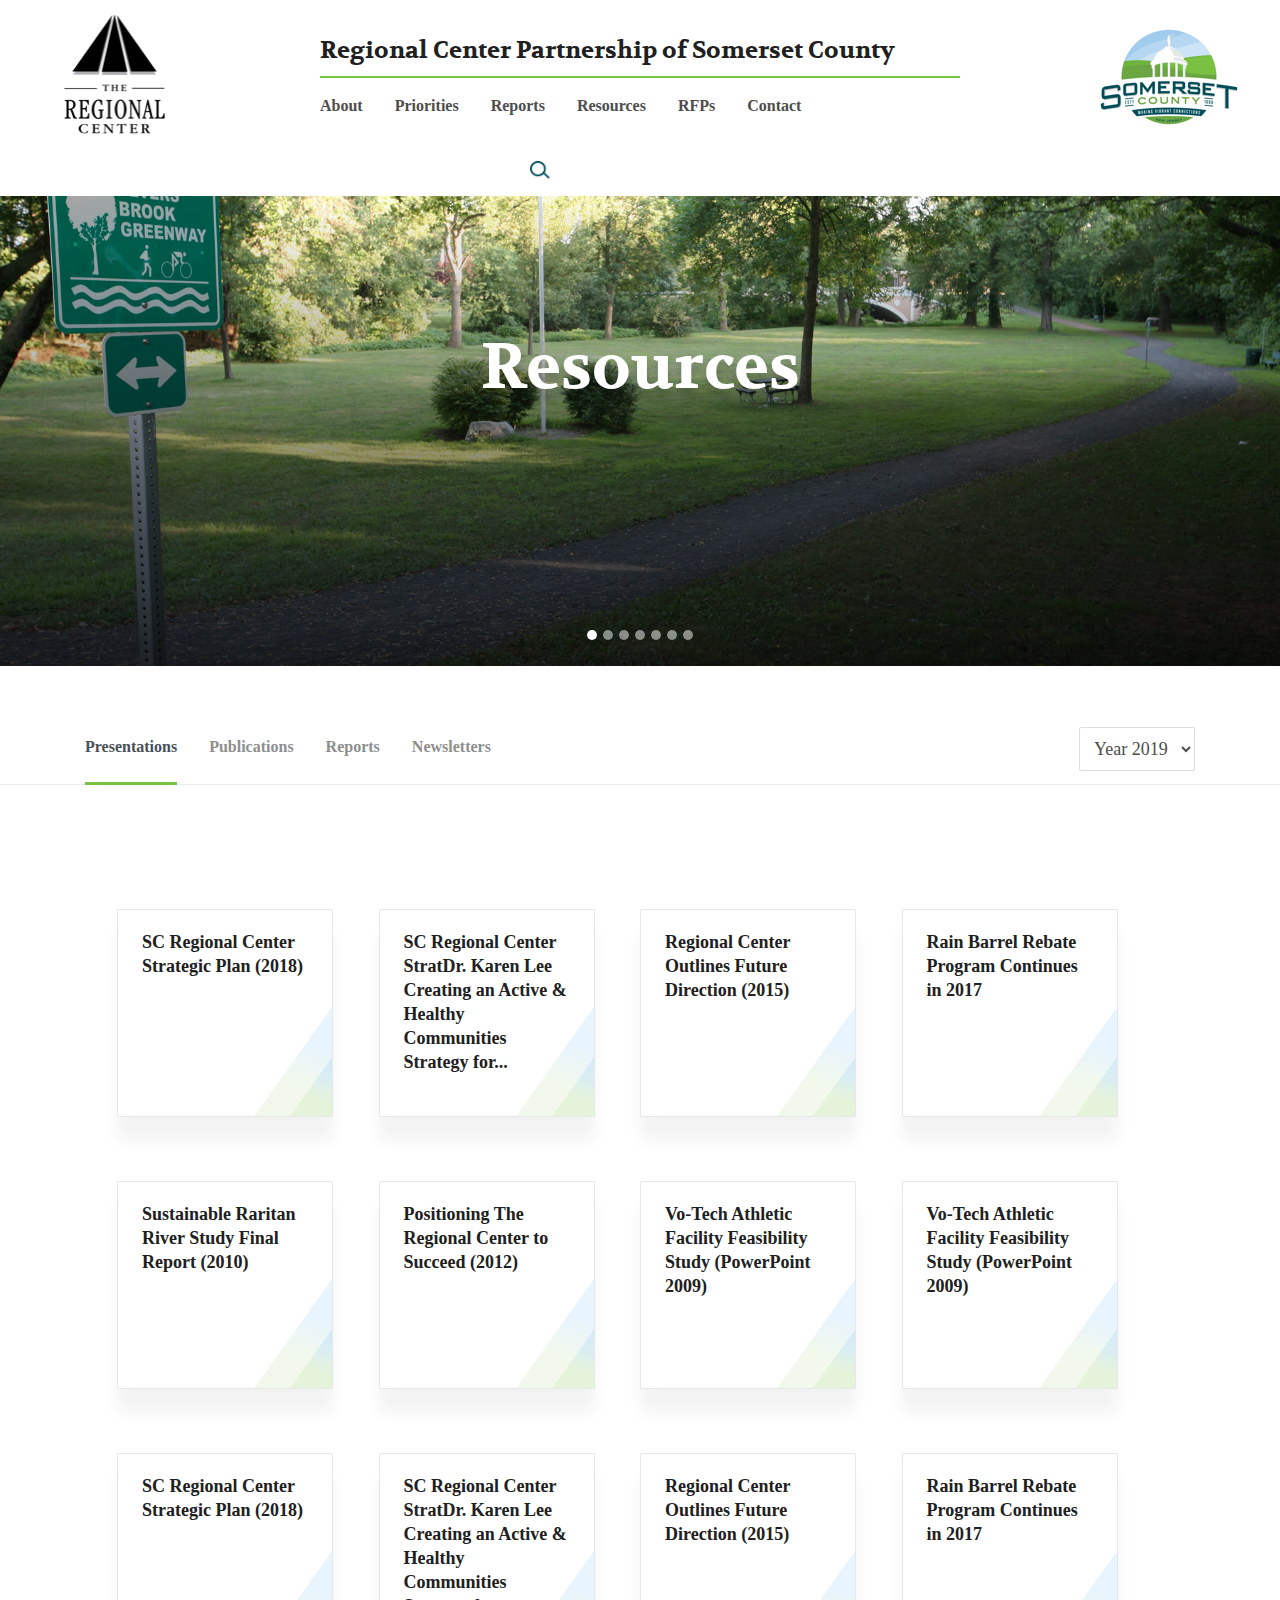
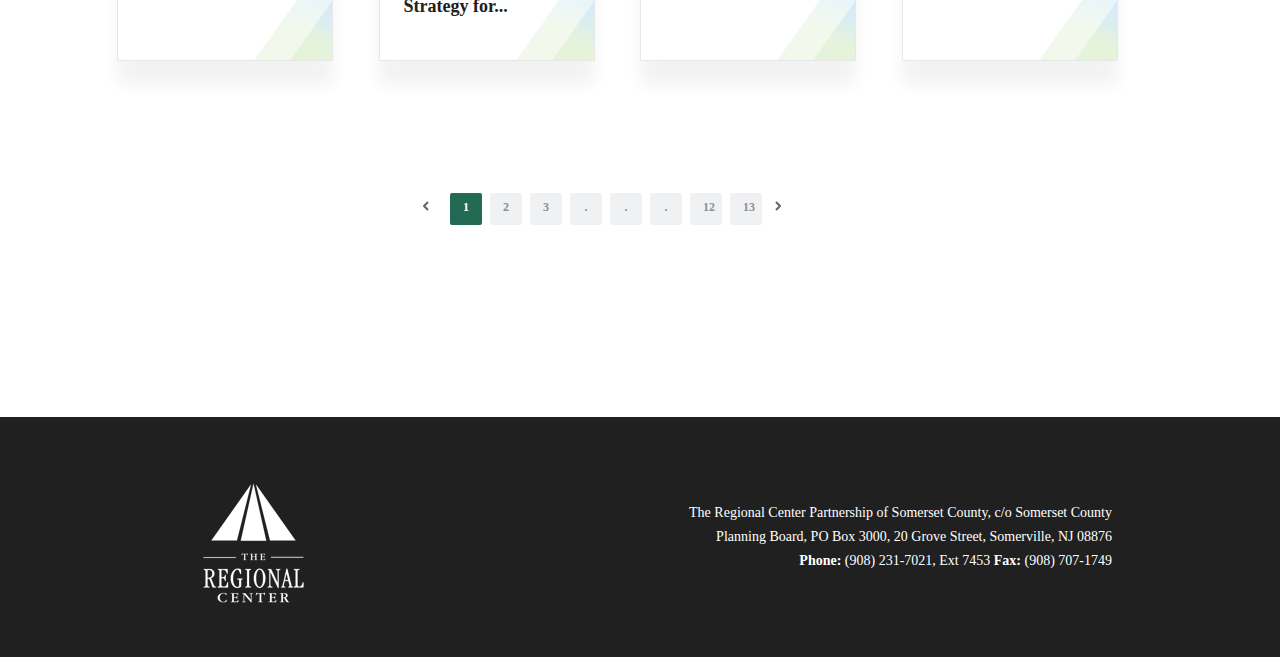
<file: resources/presenations-old.html>
<!DOCTYPE html>
<html lang="en">

<head>
    <meta charset="UTF-8">
    <meta name="viewport" content="width=device-width, initial-scale=1.0">
    <meta http-equiv="X-UA-Compatible" content="ie=edge">
    <link rel="stylesheet" href="https://stackpath.bootstrapcdn.com/bootstrap/4.3.1/css/bootstrap.min.css">
    <link rel="stylesheet" href="https://stackpath.bootstrapcdn.com/font-awesome/4.7.0/css/font-awesome.min.css">
    <link href="https://fonts.googleapis.com/css?family=Volkhov:400,500,600,700&display=swap" rel="stylesheet">
    <link href="https://fonts.googleapis.com/css?family=Open+Sans:400,500,600,700&display=swap" rel="stylesheet">
    <link rel="stylesheet" href="css/style.css">
    <link rel="stylesheet" href="css/reset.css">
    <title>Somerset County :: USA</title>
</head>

<body>
    <div class="container-fluid">
        <div class="row header-row">
            <!-- header logo -->
            <div class="col-sm-12 col-md-3 col-lg-3">
                <img src="images/logo.png" class="header_logo_left" alt="" title="" />
            </div>
            <!-- header logo -->
            <div class="col-sm-12 col-md-6 col-lg-6">
                <h1 class="titleRow title">Regional Center Partnership of Somerset County</h1>

                <div class="row menu-strip">
                    <!-- start of nav -->
                    <nav class="navbar navbar-expand-lg">
                        <button class="navbar-toggler" type="button" data-toggle="collapse" data-target="#navbarNav" aria-controls="navbarNav" aria-expanded="false" aria-label="Toggle navigation">
                            <i class="fa fa-bars" aria-hidden="true"></i>
                         </button>
                        <div class="collapse navbar-collapse" id="navbarNav">
                            <ul class="navbar-nav">
                                <li class="nav-item active">
                                    <a class="nav-link" href="#">About</a>
                                </li>
                                <li class="nav-item">
                                    <a class="nav-link" href="#">Priorities</a>
                                </li>
                                <li class="nav-item">
                                    <a class="nav-link" href="#">Reports</a>
                                </li>
                                <li class="nav-item">
                                    <a class="nav-link" href="#">Resources</a>
                                </li>
                                <li class="nav-item">
                                    <a class="nav-link" href="#">RFPs</a>
                                </li>
                                <li class="nav-item">
                                    <a class="nav-link" href="#">Contact</a>
                                </li>
                            </ul>
                        </div>
                    </nav>
                    <img src="images/menu-search.png" class="search-box" />
                    <!-- end of nav -->
                </div>
            </div>
            <div class="col-sm-12 col-md-3 col-lg-3">
                <img src="images/logo-somerset.png" class="header_logo_right" alt="" title="" />
            </div>
        </div>

        <div class="row header-row-mobile">
            <div class="col-sm-4 col-md-4 col-lg-4">
                <h1 class="titleRow title">Regional Center Partnership of Somerset County</h1>

                <div class="row menu-strip">
                    <!-- start of nav -->
                    <nav class="navbar navbar-expand-lg">
                        <button class="navbar-toggler" type="button" data-toggle="collapse" data-target="#navbarNav" aria-controls="navbarNav" aria-expanded="false" aria-label="Toggle navigation">
                                <i class="fa fa-bars" aria-hidden="true"></i>
                             </button>
                        <div class="collapse navbar-collapse" id="navbarNav">
                            <ul class="navbar-nav">
                                <li class="nav-item active">
                                    <a class="nav-link" href="#">About</a>
                                </li>
                                <li class="nav-item">
                                    <a class="nav-link" href="#">Priorities</a>
                                </li>
                                <li class="nav-item">
                                    <a class="nav-link" href="#">Reports</a>
                                </li>
                                <li class="nav-item">
                                    <a class="nav-link" href="#">Resources</a>
                                </li>
                                <li class="nav-item">
                                    <a class="nav-link" href="#">RFPs</a>
                                </li>
                                <li class="nav-item">
                                    <a class="nav-link" href="#">Contact</a>
                                </li>
                            </ul>
                        </div>
                    </nav>
                    <!-- end of nav -->
                </div>
                <!-- header logo -->
                <div class="col-sm-12 col-md-3 col-lg-3">
                    <img src="images/logo.png" class="header_logo_left" alt="" title="" />
                </div>
                <!-- header logo -->
            </div>
            <div class="col-sm-12 col-md-3 col-lg-3">
                <img src="images/logo-somerset.png" class="header_logo_right" alt="" title="" />
            </div>
        </div>

        <!-- end of header_row-->

        <!-- start of banner -->
        <div class="row">
            <div class="col-sm-12  col-md-12 col-lg-12">
                <div class="banner-slider">
                    <div id="carouselExampleIndicators" class="carousel slide" data-ride="carousel">
                        <ol class="carousel-indicators">
                            <li data-target="#carouselExampleIndicators" data-slide-to="0" class="active"></li>
                            <li data-target="#carouselExampleIndicators" data-slide-to="1"></li>
                            <li data-target="#carouselExampleIndicators" data-slide-to="2"></li>
                            <li data-target="#carouselExampleIndicators" data-slide-to="3"></li>
                            <li data-target="#carouselExampleIndicators" data-slide-to="4"></li>
                            <li data-target="#carouselExampleIndicators" data-slide-to="5"></li>
                            <li data-target="#carouselExampleIndicators" data-slide-to="6"></li>
                        </ol>
                        <div class="carousel-inner">
                            <div class="carousel-item bgr_image active " style="background-image: linear-gradient(to bottom, rgba(0, 0, 0, 0), rgba(0, 0, 0, 0.8)), url('images/hero_images/Peters Brook Greenway pathway.JPG');">
                                <!-- <img class="banner d-block w-100" src="images/hero_images/Bridgewater Commons Mall.jpg" alt="First slide"> -->
                            </div>
                            <div class="carousel-item bgr_image " style="background-image: linear-gradient(to bottom, rgba(0, 0, 0, 0), rgba(0, 0, 0, 0.8)), url('images/hero_images/Bridgewater Commons Mall.jpg');">
                                <!-- <img class="banner d-block w-100" src="images/hero_images/Bridgewater Commons Mall.jpg" alt="First slide"> -->
                            </div>
                            <div class="carousel-item bgr_image" style="background-image: linear-gradient(to bottom, rgba(0, 0, 0, 0), rgba(0, 0, 0, 0.8)), url('images/hero_images/Lyman Street bridge.jpg');">
                                <!-- <img class="banner d-block w-100" src="images/hero_images/Lyman Street bridge.jpg" alt="Second slide"> -->
                            </div>
                            <div class="carousel-item bgr_image" style="background-image: linear-gradient(to bottom, rgba(0, 0, 0, 0), rgba(0, 0, 0, 0.8)), url('images/hero_images/Nevius Street bridge.JPG');">
                                <!-- <img class="banner d-block w-100" src="images/hero_images/Nevius Street bridge.JPG" alt="Third slide "> -->
                            </div>
                            <div class="carousel-item bgr_image" style="background-image: linear-gradient(to bottom, rgba(0, 0, 0, 0), rgba(0, 0, 0, 0.8)), url('images/hero_images/RWJ University Hospital Somerset.jpg');">
                                <!-- <img class="banner d-block w-100" src="images/hero_images/RWJ University Hospital Somerset.jpg" alt="fourth slide "> -->
                            </div>
                            <div class="carousel-item bgr_image" style="background-image: linear-gradient(to bottom, rgba(0, 0, 0, 0), rgba(0, 0, 0, 0.8)), url('images/hero_images/TD Bank Ball Park baseball game.png');">
                                <!-- <img class="banner d-block w-100" src="images/hero_images/TD Bank Ball Park baseball game.png" alt="fifth slide "> -->
                            </div>
                            <div class="carousel-item bgr_image" style="background-image: linear-gradient(to bottom, rgba(0, 0, 0, 0), rgba(0, 0, 0, 0.8)), url('images/hero_images/Veterans Memorial Park in Raritan.jpg');">
                                <!-- <img class="banner d-block w-100" src="images/hero_images/Veterans Memorial Park in Raritan.jpg" alt="sixth slide "> -->
                            </div>
                        </div>

                    </div>
                    <!-- <a class="carousel-control-prev " href="#carouselExampleIndicators " role="button " data-slide="prev ">
                    <span class="carousel-control-prev-icon " aria-hidden="true "></span>
                    <span class="sr-only ">Previous</span>
                </a>
                <a class="carousel-control-next " href="#carouselExampleIndicators " role="button " data-slide="next ">
                    <span class="carousel-control-next-icon " aria-hidden="true "></span>
                    <span class="sr-only ">Next</span>
                </a> -->
                </div>
            </div>
            <div class="banner-text d-block mx-auto text-responsive ">
                Resources
            </div>
        </div>
    </div>
    <!-- end of banner -->

    <!-- end of header container -->
    <!-- start of container -->
    <div class="container-fluid" style="padding:0px !important;">
        <!-- Nav tabs -->

        <div class="row menu-about">
            <div class="container">
                <ul class="nav nav-tabs about-menu">
                    <li class="nav-item">
                        <a class="nav-link active" data-toggle="tab" href="#home">Presentations</a>
                    </li>
                    <li class="nav-item">
                        <a class="nav-link" data-toggle="tab" href="#menu1">Publications</a>
                    </li>
                    <li class="nav-item">
                        <a class="nav-link" data-toggle="tab" href="#menu2">Reports</a>
                    </li>
                    <li class="nav-item">
                        <a class="nav-link" data-toggle="tab" href="#menu3">Newsletters</a>
                    </li>
                </ul>
                <select class="select-year">
                    <option>Year 2019</option>
                    <option>Year 2018</option>
                    <option>Year 2017</option>
                    <option>Year 2016</option>
                </select>
            </div>
        </div>
        <!-- <hr class="divier"> -->
        <!-- Tab panes -->
        <div class="tab-content">
            <div class="tab-pane active" id="home">
                <div class="container resource-container">
                    <div class="row resource-row">
                        <div class="col-lg-3">
                            <div class="resource-box">
                                <h3 class="resource-title">
                                    SC Regional Center Strategic Plan (2018)
                                </h3>
                                <!-- <div class="resource-footer">
                                    <div class="top-body">
                                        <span>PPT</span>
                                    </div>
                                </div> -->
                            </div>
                        </div>
                        <div class="col-lg-3">
                            <div class="resource-box">
                                <h3 class="resource-title">
                                    SC Regional Center StratDr. Karen Lee Creating an Active & Healthy Communities Strategy for...
                                </h3>
                                <!-- <div class="resource-footer">
                                    <div class="top-body">
                                        <span>PPT</span>
                                    </div>
                                </div> -->
                            </div>
                        </div>
                        <div class="col-lg-3">
                            <div class="resource-box">
                                <h3 class="resource-title">
                                    Regional Center Outlines Future Direction (2015)
                                </h3>
                                <!-- <div class="resource-footer">
                                    <a href="" class="resource-link"><i class="fas fa-file-pdf"></i>PDF</a>
                                </div> -->
                            </div>
                        </div>
                        <div class="col-lg-3">
                            <div class="resource-box">
                                <h3 class="resource-title">
                                    Rain Barrel Rebate Program Continues in 2017
                                </h3>
                                <!-- <div class="resource-footer">
                                    <a href="" class="resource-link"><i class="fas fa-file-pdf"></i>PDF</a>
                                </div> -->
                            </div>
                        </div>
                    </div>
                    <!-- end of row -->
                    <div class="row resource-row">
                        <div class="col-lg-3">
                            <div class="resource-box">
                                <h3 class="resource-title">
                                    Sustainable Raritan River Study Final Report (2010)
                                </h3>
                                <!-- <div class="resource-footer">
                                    <a href="" class="resource-link"><i class="fas fa-file-pdf"></i>PDF</a>
                                </div> -->
                            </div>
                        </div>
                        <div class="col-lg-3">
                            <div class="resource-box">
                                <h3 class="resource-title">
                                    Positioning The Regional Center to Succeed (2012)
                                </h3>
                                <!-- <div class="resource-footer">
                                    <a href="" class="resource-link"><i class="fas fa-file-pdf"></i>PDF</a>
                                </div> -->
                            </div>
                        </div>
                        <div class="col-lg-3">
                            <div class="resource-box">
                                <h3 class="resource-title">
                                    Vo-Tech Athletic Facility Feasibility Study (PowerPoint 2009)
                                </h3>
                                <!-- <div class="resource-footer">
                                    <a href="" class="resource-link"><i class="fas fa-file-pdf"></i>PDF</a>
                                </div> -->
                            </div>
                        </div>
                        <div class="col-lg-3">
                            <div class="resource-box">
                                <h3 class="resource-title">
                                    Vo-Tech Athletic Facility Feasibility Study (PowerPoint 2009)
                                </h3>
                                <!-- <div class="resource-footer">
                                    <a href="" class="resource-link"><i class="fas fa-file-pdf"></i>PDF</a>
                                </div> -->
                            </div>
                        </div>
                    </div>
                    <!-- end of row -->
                    <div class="row resource-row">
                        <div class="col-lg-3">
                            <div class="resource-box">
                                <h3 class="resource-title">
                                    SC Regional Center Strategic Plan (2018)
                                </h3>
                                <!-- <div class="resource-footer">
                                    <a href="" class="resource-link"><i class="fas fa-file-pdf"></i>PDF</a>
                                </div> -->
                            </div>
                        </div>
                        <div class="col-lg-3">
                            <div class="resource-box">
                                <h3 class="resource-title">
                                    SC Regional Center StratDr. Karen Lee Creating an Active & Healthy Communities Strategy for...
                                </h3>
                                <!-- <div class="resource-footer">
                                    <a href="" class="resource-link"><i class="fas fa-file-pdf"></i>PDF</a>
                                </div> -->
                            </div>
                        </div>
                        <div class="col-lg-3">
                            <div class="resource-box">
                                <h3 class="resource-title">
                                    Regional Center Outlines Future Direction (2015)
                                </h3>
                                <!-- <div class="resource-footer">
                                    <a href="" class="resource-link"><i class="fas fa-file-pdf"></i>PDF</a>
                                </div> -->
                            </div>
                        </div>
                        <div class="col-lg-3">
                            <div class="resource-box">
                                <h3 class="resource-title">
                                    Rain Barrel Rebate Program Continues in 2017
                                </h3>
                                <!-- <div class="resource-footer">
                                    <a href="" class="resource-link"><i class="fas fa-file-pdf"></i>PDF</a>
                                </div> -->
                            </div>
                        </div>
                    </div>
                    <!-- end of row -->
                    <div class="row pagination" align="center">
                        <a href="#"> <img style="margin-right:16px" width=16px height=16px src="css/images/arrow-left.svg" />
                        </a>

                        <a href="#" class="btn btnstyleactive" style="margin-right:8px">
                            <div class="btntextactive" align="center">
                                1
                            </div>
                        </a>

                        <a href="#" class="btn btnstyle" style="margin-right:8px">
                            <div class="btntext" align="center">
                                2
                            </div>
                        </a>

                        <a href="#" class="btn btnstyle" style="margin-right:8px">
                            <div class="btntext" align="center">
                                3
                            </div>
                        </a>
                        <a href="#" class="btn btnstyle" style="margin-right:8px">
                            <div class="btntext" align="center">
                                .
                            </div>
                        </a>
                        <a href="#" class="btn btnstyle" style="margin-right:8px">
                            <div class="btntext" align="center">
                                .
                            </div>
                        </a>
                        <a href="#" class="btn btnstyle" style="margin-right:8px">
                            <div class="btntext" align="center">
                                .
                            </div>
                        </a>
                        <a href="#" class="btn btnstyle" style="margin-right:8px">
                            <div class="btntext" align="center">
                                12
                            </div>
                        </a>
                        <a href="#" class="btn btnstyle" style="margin-right:8px">
                            <div class="btntext" align="center">
                                13
                            </div>
                        </a>
                        <a href="#"><img width=16px height=16px src="css/images/arrow-right.svg" />
                        </a>
                    </div>
                </div>
            </div>

            <div class="tab-pane container fade" id="menu1">
                second data
            </div>
            <div class="tab-pane container fade" id="menu2">
                third data
            </div>

            <div class="tab-pane container fade" id="menu3">
                fourth data
            </div>
        </div>
    </div>
    <!-- end of container -->




    <!-- start of top footer section -->
    <footer>
        <!-- black strip row -->
        <div class="row footer">
            <div class="col-lg-4 col-md-4 col-sm-12 ">
                <div class="footer_left ">
                    <img src="images/logo-white.png " alt=" " class="img footer_logo " />
                </div>
            </div>
            <div class="col-lg-2 col-md-2 col-sm-12 "></div>
            <div class="col-lg-6 col-md-6 col-sm-12 ">
                <p class="footer-info">
                    The Regional Center Partnership of Somerset County, c/o Somerset County<br/> Planning Board, PO Box 3000, 20 Grove Street, Somerville, NJ 08876<br/>
                    <strong>Phone:</strong> (908) 231-7021, Ext 7453
                    <strong>Fax:</strong> (908) 707-1749
                </p>
            </div>
        </div>
        <!-- end of black strip row -->

    </footer>
    <!-- end of top footer section -->
    <script src="https://code.jquery.com/jquery-3.4.1.js " integrity="sha256-WpOohJOqMqqyKL9FccASB9O0KwACQJpFTUBLTYOVvVU=" crossorigin=" anonymous "></script>
    <!-- <script src="js/script.js "></script> -->
    <script src="https://stackpath.bootstrapcdn.com/bootstrap/4.3.1/js/bootstrap.min.js "></script>
    <script>
    </script>
</body>
</file>
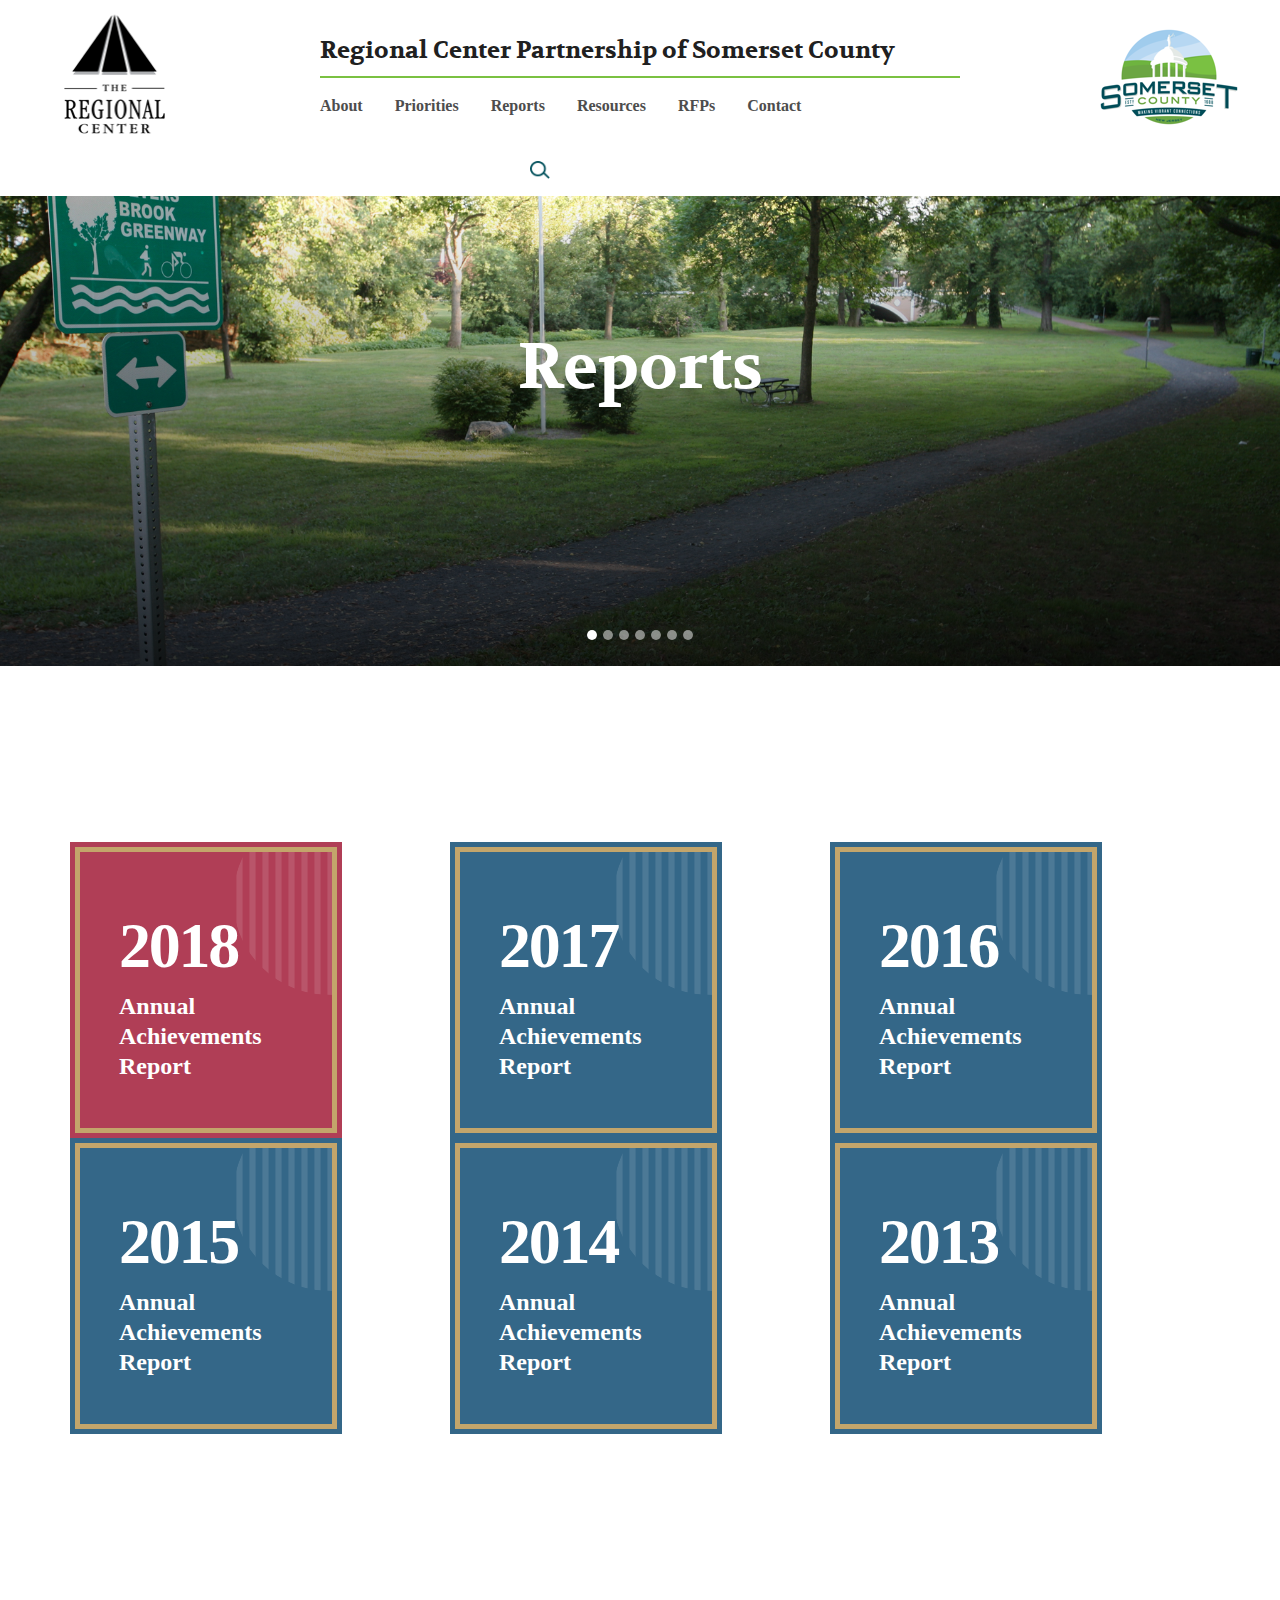
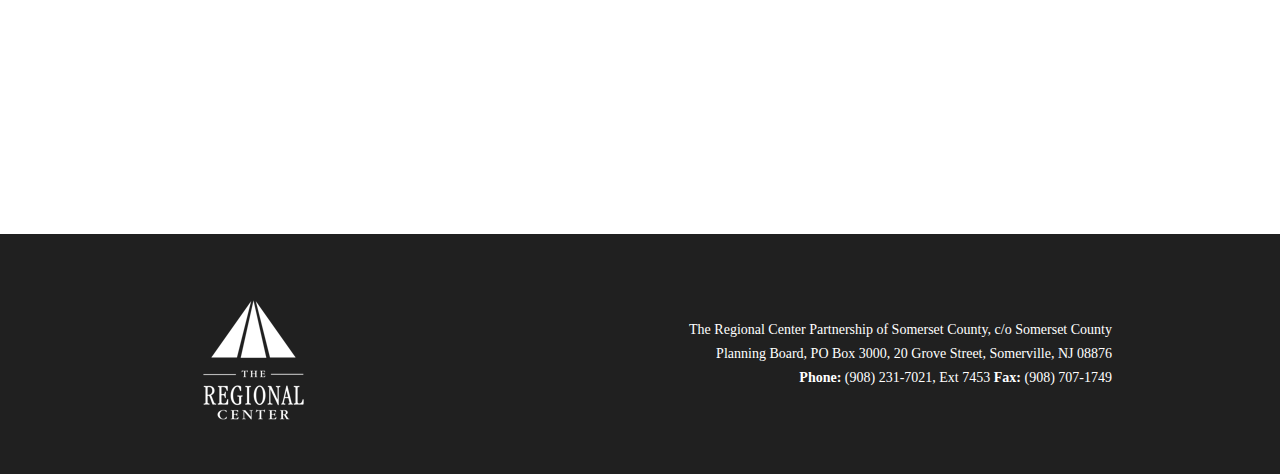
<file: resources/reports.html>
<!DOCTYPE html>
<html lang="en">

<head>
    <meta charset="UTF-8">
    <meta name="viewport" content="width=device-width, initial-scale=1.0">
    <meta http-equiv="X-UA-Compatible" content="ie=edge">
    <link rel="stylesheet" href="https://stackpath.bootstrapcdn.com/bootstrap/4.3.1/css/bootstrap.min.css">
    <link rel="stylesheet" href="https://stackpath.bootstrapcdn.com/font-awesome/4.7.0/css/font-awesome.min.css">
    <link href="https://fonts.googleapis.com/css?family=Volkhov:400,500,700&display=swap" rel="stylesheet">
    <link href="https://fonts.googleapis.com/css?family=Open+Sans:400,500,700&display=swap" rel="stylesheet">
    <link rel="stylesheet" href="css/style.css">
    <link rel="stylesheet" href="css/reset.css">
    <title>Somerset County :: USA</title>
</head>

<body>
    <div class="container-fluid">
        <div class="row header-row">
            <!-- header logo -->
            <div class="col-sm-12 col-md-3 col-lg-3">
                <img src="images/logo.png" class="header_logo_left" alt="" title="" />
            </div>
            <!-- header logo -->
            <div class="col-sm-12 col-md-6 col-lg-6">
                <h1 class="titleRow title">Regional Center Partnership of Somerset County</h1>

                <div class="row menu-strip">
                    <!-- start of nav -->
                    <nav class="navbar navbar-expand-lg">
                        <button class="navbar-toggler" type="button" data-toggle="collapse" data-target="#navbarNav" aria-controls="navbarNav" aria-expanded="false" aria-label="Toggle navigation">
                            <i class="fa fa-bars" aria-hidden="true"></i>
                         </button>
                        <div class="collapse navbar-collapse" id="navbarNav">
                            <ul class="navbar-nav">
                                <li class="nav-item active">
                                    <a class="nav-link" href="#">About</a>
                                </li>
                                <li class="nav-item">
                                    <a class="nav-link" href="#">Priorities</a>
                                </li>
                                <li class="nav-item">
                                    <a class="nav-link" href="#">Reports</a>
                                </li>
                                <li class="nav-item">
                                    <a class="nav-link" href="#">Resources</a>
                                </li>
                                <li class="nav-item">
                                    <a class="nav-link" href="#">RFPs</a>
                                </li>
                                <li class="nav-item">
                                    <a class="nav-link" href="#">Contact</a>
                                </li>
                            </ul>
                        </div>
                    </nav>
                    <img src="images/menu-search.png" class="search-box" />
                    <!-- end of nav -->
                </div>
            </div>
            <div class="col-sm-12 col-md-3 col-lg-3">
                <img src="images/logo-somerset.png" class="header_logo_right" alt="" title="" />
            </div>
        </div>

        <div class="row header-row-mobile">
            <div class="col-sm-4 col-md-4 col-lg-4">
                <h1 class="titleRow title">Regional Center Partnership of Somerset County</h1>

                <div class="row menu-strip">
                    <!-- start of nav -->
                    <nav class="navbar navbar-expand-lg">
                        <button class="navbar-toggler" type="button" data-toggle="collapse" data-target="#navbarNav" aria-controls="navbarNav" aria-expanded="false" aria-label="Toggle navigation">
                                <i class="fa fa-bars" aria-hidden="true"></i>
                             </button>
                        <div class="collapse navbar-collapse" id="navbarNav">
                            <ul class="navbar-nav">
                                <li class="nav-item active">
                                    <a class="nav-link" href="#">About</a>
                                </li>
                                <li class="nav-item">
                                    <a class="nav-link" href="#">Priorities</a>
                                </li>
                                <li class="nav-item">
                                    <a class="nav-link" href="#">Reports</a>
                                </li>
                                <li class="nav-item">
                                    <a class="nav-link" href="#">Resources</a>
                                </li>
                                <li class="nav-item">
                                    <a class="nav-link" href="#">RFPs</a>
                                </li>
                                <li class="nav-item">
                                    <a class="nav-link" href="#">Contact</a>
                                </li>
                            </ul>
                        </div>
                    </nav>
                    <!-- end of nav -->
                </div>
                <!-- header logo -->
                <div class="col-sm-12 col-md-3 col-lg-3">
                    <img src="images/logo.png" class="header_logo_left" alt="" title="" />
                </div>
                <!-- header logo -->
            </div>
            <div class="col-sm-12 col-md-3 col-lg-3">
                <img src="images/logo-somerset.png" class="header_logo_right" alt="" title="" />
            </div>
        </div>

        <!-- end of header_row-->

        <!-- start of banner -->
        <div class="row">
            <div class="col-sm-12  col-md-12 col-lg-12">
                <div class="banner-slider">
                    <div id="carouselExampleIndicators" class="carousel slide" data-ride="carousel">
                        <ol class="carousel-indicators">
                            <li data-target="#carouselExampleIndicators" data-slide-to="0" class="active"></li>
                            <li data-target="#carouselExampleIndicators" data-slide-to="1"></li>
                            <li data-target="#carouselExampleIndicators" data-slide-to="2"></li>
                            <li data-target="#carouselExampleIndicators" data-slide-to="3"></li>
                            <li data-target="#carouselExampleIndicators" data-slide-to="4"></li>
                            <li data-target="#carouselExampleIndicators" data-slide-to="5"></li>
                            <li data-target="#carouselExampleIndicators" data-slide-to="6"></li>
                        </ol>
                        <div class="carousel-inner">
                            <div class="carousel-item bgr_image active " style="background-image: linear-gradient(to bottom, rgba(0, 0, 0, 0), rgba(0, 0, 0, 0.8)), url('images/hero_images/Peters Brook Greenway pathway.JPG');">
                                <!-- <img class="banner d-block w-100" src="images/hero_images/Bridgewater Commons Mall.jpg" alt="First slide"> -->
                            </div>
                            <div class="carousel-item bgr_image " style="background-image: linear-gradient(to bottom, rgba(0, 0, 0, 0), rgba(0, 0, 0, 0.8)), url('images/hero_images/Bridgewater Commons Mall.jpg');">
                                <!-- <img class="banner d-block w-100" src="images/hero_images/Bridgewater Commons Mall.jpg" alt="First slide"> -->
                            </div>
                            <div class="carousel-item bgr_image" style="background-image: linear-gradient(to bottom, rgba(0, 0, 0, 0), rgba(0, 0, 0, 0.8)), url('images/hero_images/Lyman Street bridge.jpg');">
                                <!-- <img class="banner d-block w-100" src="images/hero_images/Lyman Street bridge.jpg" alt="Second slide"> -->
                            </div>
                            <div class="carousel-item bgr_image" style="background-image: linear-gradient(to bottom, rgba(0, 0, 0, 0), rgba(0, 0, 0, 0.8)), url('images/hero_images/Nevius Street bridge.JPG');">
                                <!-- <img class="banner d-block w-100" src="images/hero_images/Nevius Street bridge.JPG" alt="Third slide "> -->
                            </div>
                            <div class="carousel-item bgr_image" style="background-image: linear-gradient(to bottom, rgba(0, 0, 0, 0), rgba(0, 0, 0, 0.8)), url('images/hero_images/RWJ University Hospital Somerset.jpg');">
                                <!-- <img class="banner d-block w-100" src="images/hero_images/RWJ University Hospital Somerset.jpg" alt="fourth slide "> -->
                            </div>
                            <div class="carousel-item bgr_image" style="background-image: linear-gradient(to bottom, rgba(0, 0, 0, 0), rgba(0, 0, 0, 0.8)), url('images/hero_images/TD Bank Ball Park baseball game.png');">
                                <!-- <img class="banner d-block w-100" src="images/hero_images/TD Bank Ball Park baseball game.png" alt="fifth slide "> -->
                            </div>
                            <div class="carousel-item bgr_image" style="background-image: linear-gradient(to bottom, rgba(0, 0, 0, 0), rgba(0, 0, 0, 0.8)), url('images/hero_images/Veterans Memorial Park in Raritan.jpg');">
                                <!-- <img class="banner d-block w-100" src="images/hero_images/Veterans Memorial Park in Raritan.jpg" alt="sixth slide "> -->
                            </div>
                        </div>

                    </div>
                    <!-- <a class="carousel-control-prev " href="#carouselExampleIndicators " role="button " data-slide="prev ">
                    <span class="carousel-control-prev-icon " aria-hidden="true "></span>
                    <span class="sr-only ">Previous</span>
                </a>
                <a class="carousel-control-next " href="#carouselExampleIndicators " role="button " data-slide="next ">
                    <span class="carousel-control-next-icon " aria-hidden="true "></span>
                    <span class="sr-only ">Next</span>
                </a> -->
                </div>
            </div>
            <div class="banner-text d-block mx-auto text-responsive ">
                Reports
            </div>
        </div>
    </div>
    <!-- end of banner -->

    <!-- end of header container -->
    <!-- start of container -->
    <div class="container report-container" style="padding:0px !important;">
        <div class="row">
            <div class="col-sm-12 col-xs-12 col-md-4 col-lg-4">
                <div class="report-box">
                    <img src="images/bg-report.png" alt="" title="" />
                    <div class="report-body">
                        <h1 class="report-year">2018</h1>
                        <p class="report-title">Annual Achievements Report</p>
                    </div>
                </div>
            </div>
            <div class="col-sm-12 col-xs-12 col-md-4 col-lg-4">
                <div class="report-box">
                    <img src="images/bg-report-copy.png" alt="" title="" />
                    <div class="report-body">
                        <h1 class="report-year">2017</h1>
                        <p class="report-title">Annual Achievements Report</p>
                    </div>
                </div>
            </div>
            <div class="col-sm-12 col-xs-12 col-md-4 col-lg-4">
                <div class="report-box">
                    <img src="images/bg-report-copy.png" alt="" title="" />
                    <div class="report-body">
                        <h1 class="report-year">2016</h1>
                        <p class="report-title">Annual Achievements Report</p>
                    </div>
                </div>
            </div>
        </div>
        <div class="row">
            <div class="col-sm-12 col-xs-12 col-md-4 col-lg-4">
                <div class="report-box">
                    <img src="images/bg-report-copy.png" alt="" title="" />
                    <div class="report-body">
                        <h1 class="report-year">2015</h1>
                        <p class="report-title">Annual Achievements Report</p>
                    </div>
                </div>
            </div>
            <div class="col-sm-12 col-xs-12 col-md-4  col-lg-4">
                <div class="report-box">
                    <img src="images/bg-report-copy.png" alt="" title="" />
                    <div class="report-body">
                        <h1 class="report-year">2014</h1>
                        <p class="report-title">Annual Achievements Report</p>
                    </div>
                </div>
            </div>
            <div class="col-sm-12 col-xs-12 col-md-4 col-lg-4">
                <div class="report-box">
                    <img src="images/bg-report-copy.png" alt="" title="" />
                    <div class="report-body">
                        <h1 class="report-year">2013</h1>
                        <p class="report-title">Annual Achievements Report</p>
                    </div>
                </div>
            </div>
        </div>

        <!-- end of row -->
    </div>
    <!-- end of container -->

    <!-- start of top footer section -->
    <footer>
        <!-- black strip row -->
        <div class="row footer">
            <div class="col-lg-4 col-md-4 col-sm-12 ">
                <div class="footer_left ">
                    <img src="images/logo-white.png " alt=" " class="img footer_logo " />
                </div>
            </div>
            <div class="col-lg-2 col-md-2 col-sm-12 "></div>
            <div class="col-lg-6 col-md-6 col-sm-12 ">
                <p class="footer-info">
                    The Regional Center Partnership of Somerset County, c/o Somerset County<br/> Planning Board, PO Box 3000, 20 Grove Street, Somerville, NJ 08876<br/>
                    <strong>Phone:</strong> (908) 231-7021, Ext 7453
                    <strong>Fax:</strong> (908) 707-1749
                </p>
            </div>
        </div>
        <!-- end of black strip row -->

    </footer>
    <!-- end of top footer section -->
    <script src="https://code.jquery.com/jquery-3.4.1.js " integrity="sha256-WpOohJOqMqqyKL9FccASB9O0KwACQJpFTUBLTYOVvVU=" crossorigin=" anonymous "></script>
    <!-- <script src="js/script.js "></script> -->
    <script src="https://stackpath.bootstrapcdn.com/bootstrap/4.3.1/js/bootstrap.min.js "></script>
    <script>
    </script>
</body>
</file>
<file: resources/css/index.css>
* {
    margin: 0px;
    padding: 0px;
}

body {
    background-color: #ffffff;
}

.row {
    padding: 0px;
    margin: 0px;
}

#banner-row {
    max-height: 480px;
}

.container {
    padding: 0px;
    /* margin: 0px; */
}

.container-fluid {
    padding-right: 0px;
    padding-left: 0px;
    /* margin: 0px; */
}

.header-row {
    margin: 7px 0px;
}

#mobileheader {
    display: none;
}

#mobilecontent {
    display: -webkit-box;
    margin-left: 24px;
    margin-right: 54px;
}

.carousel-indicators li {
    width: 10px;
    height: 10px;
    border-radius: 100%;
}

#nav-btn {
    margin-left: 24px;
    margin-top: 53px;
    padding: 0px;
}

#mobiletext {
    display: none;
}

.header_logo_left {
    height: 120px;
    width: 101px;
    margin: 7px 0px 9px 64px;
}

.header_logo_left_mobile {
    display: none;
}

.titleRow {
    border-bottom: 2px solid #7ac141;
    margin: 28px 0px 0px 0px;
    padding-bottom: 10px;
}

.title {
    font-family: Volkhov;
    font-size: 24px;
    font-weight: bold;
    font-style: normal;
    font-stretch: normal;
    line-height: normal;
    letter-spacing: 0px;
    text-align: left;
    color: #202020;
}

.navbar {
    padding: 0px;
    margin: 19px 0px 24px 0px;
}

.navbar-expand-lg .navbar-nav .nav-link {
    padding: 0px;
}

.nav-link {
    font-family: OpenSans;
    font-size: 16px;
    font-weight: bold;
    font-style: normal;
    font-stretch: normal;
    line-height: normal;
    letter-spacing: normal;
    color: #4d4d4d;
    padding: 0px;
    margin-right: 32px;
}

.nav-link:hover {
    color: #4d4d4d;
}

.search-box {
    width: 20px;
    height: 18px;
    object-fit: contain;
    margin-top: 18px;
    position: absolute;
    right: 0px;
}

.search-box-mobile {
    display: none;
}

.header_logo_right {
    position: absolute;
    right: 39px;
    top: 19px;
}

.header_logo_right_mobile {
    display: none;
}

.banner-slider,
.carousel-inner {
    height: 480px !important;
    width: 100%;
}

.bgr_image {
    background-repeat: no-repeat;
    background-size: cover;
    background-position: center;
    height: 480px;
}

.banner {
    background-repeat: no-repeat;
    background-size: cover;
    background-position: center;
    margin-top: 10px;
    height: 480px;
}

.content-heading {
    max-width: 525px;
    max-height: 114px;
    font-family: Volkhov;
    font-size: 44px;
    font-weight: bold;
    font-style: normal;
    font-stretch: normal;
    line-height: normal;
    letter-spacing: normal;
    color: #202020;
    margin: 73px 0px 20px 0px;
}

.content-heading-mob {
    display: none;
}

.content_container {
    margin-top: 87px;
}

.left-content {
    max-width: 525px;
    height: 280px;
    /* margin-top: 73px; */
    margin: 20px 100px 0px 0px;
}

.left-content p {
    font-family: Charter-Roman;
    font-size: 24px;
    font-weight: normal;
    font-style: normal;
    font-stretch: normal;
    line-height: 1.67;
    letter-spacing: normal;
    color: #4d4d4d;
}

.left-content-mob {
    display: none;
}

.right-content-mob {
    display: none;
}

.right-content {
    width: 319px;
    height: 413px;
    position: relative;
    margin-top: 67px;
    right: -70px;
}

.benefits_section {
    width: 181px;
    margin-top: 84px;
}

.image-wrap {
    opacity: 1;
    display: block;
    height: auto;
    transition: .5s ease;
    backface-visibility: hidden;
}

.middle-section {
    transition: .5s ease;
    opacity: 0;
    position: absolute;
    top: 59%;
    left: 41%;
    transform: translate(-50%, -50%);
    -ms-transform: translate(-50%, -50%);
    text-align: center;
}

.right-content:hover .image-wrap {
    opacity: 0.3;
}

.right-content:hover .middle-section {
    opacity: 1;
}

.modal-header {
    border: 0px !important;
}

.benefits_section h1 {
    font-family: Volkhov-Bold;
    font-size: 44px;
    font-weight: bold;
    font-style: normal;
    font-stretch: normal;
    line-height: normal;
    letter-spacing: normal;
    color: #202020;
}

.first_box {
    padding: 38px 30px !important;
    background-color: #004f5a;
}

.box_icon img {
    width: 64px;
    height: 64px;
}

.box_title {
    margin-top: 10px;
    width: 111px;
    height: 31px;
}

.box_title h3 {
    font-family: Volkhov;
    font-size: 24px;
    font-weight: bold;
    font-style: normal;
    font-stretch: normal;
    line-height: normal;
    letter-spacing: normal;
    color: #ffffff;
}

.box_content {
    width: 236px;
    min-height: 130px;
}

.box_content p {
    max-width: 236px;
    height: 120px;
    font-family: OpenSans;
    font-size: 14px;
    font-weight: 600;
    font-style: normal;
    font-stretch: normal;
    line-height: 1.71;
    letter-spacing: normal;
    color: #ffffff;
}

.second_box {
    padding: 38px 30px !important;
    background-color: #367b4f;
}

.third_box {
    padding: 38px 30px !important;
    background-color: #004f5a;
}

.meeting_section {
    margin-top: 208px;
}

.meeting-left-section {
    width: 272px;
    height: 444px;
}

.rain_barrel {
    object-fit: contain;
}

.text-section {
    width: 234px;
    height: 84px;
    position: absolute;
    padding: 14px 21px 346px 17px;
}

.rain_barrel_text {
    font-family: Volkhov;
    font-size: 24px;
    font-weight: bold;
    font-style: normal;
    font-stretch: normal;
    line-height: 1.17;
    letter-spacing: normal;
    color: #ffffff;
}

.meeting_title {
    width: 204px;
    height: 57px;
    font-family: Volkhov;
    font-size: 44px;
    font-weight: bold;
    font-style: normal;
    font-stretch: normal;
    line-height: normal;
    letter-spacing: normal;
    color: #202020;
}

.schedule_left {
    width: 48px;
    height: 64px;
    margin-top: 34px;
    border-radius: 2px;
    border: solid 1px #7ac141;
    float: left;
}

.calender_head {
    width: 21px;
    height: 22px;
    opacity: 0.8;
    font-family: Charter;
    font-size: 18px;
    font-weight: 900;
    font-style: normal;
    font-stretch: normal;
    line-height: normal;
    letter-spacing: -1.43px;
    text-align: center;
    color: #000000;
    padding: 9px 13px;
}

.calender_head span {
    width: 21px;
    height: 22px;
    opacity: 0.8;
    font-family: Charter;
    font-size: 18px;
    font-weight: 900;
    font-style: normal;
    font-stretch: normal;
    line-height: normal;
    letter-spacing: -1.43px;
    text-align: center;
    color: #000000;
}

.caldender_footer {
    width: 47px;
    height: 24px;
    background-color: #6ca643;
    margin-top: 16px;
    padding: 0px 11px;
}

.caldender_footer span {
    width: 23px;
    height: 17px;
    font-family: OpenSans;
    font-size: 12px;
    font-weight: bold;
    font-style: normal;
    font-stretch: normal;
    line-height: normal;
    letter-spacing: normal;
    text-align: center;
    color: #ffffff;
}

.schedule_right {
    height: auto;
    margin-left: 24px;
    float: left;
    margin-top: 34px;
}

.schedule_title {
    width: 151px;
    height: 24px;
}

.schedule_title span {
    font-family: OpenSans;
    font-size: 14px;
    font-weight: 600;
    font-style: normal;
    font-stretch: normal;
    line-height: 1.71;
    letter-spacing: normal;
    color: #202020;
}

.schedule_details {
    max-width: 168px;
    height: 54px;
}

.schedule_details p {
    font-family: OpenSans;
    font-size: 13px;
    font-weight: normal;
    font-style: italic;
    font-stretch: normal;
    line-height: 1.38;
    letter-spacing: normal;
    color: #4d4d4d;
}

.meeting-right-section {
    margin-top: 28px;
}

.view_details {
    position: absolute;
    right: 40px;
    width: 121px;
    height: 32px;
    border-radius: 3px;
    border: solid 1px #168cef;
    background-color: #ffffff;
    margin-top: 15px;
    right: 0px;
}

.view_more_btn {
    height: 24px;
    font-family: OpenSans;
    font-size: 14px;
    font-weight: 600;
    font-style: normal;
    font-stretch: normal;
    line-height: 1.71;
    letter-spacing: normal;
    text-align: right;
    color: #168cef;
    padding: 4px 20px;
}

.popup_image {
    margin-left: -9px;
}

.view_more_btn:hover {
    color: #168cef;
}

.top_footer {
    height: 234px;
    background-color: #367b4f;
    margin-top: 301px;
}

.box {
    width: 272px;
    height: 272px;
    margin-top: -114px;
    border: 2px solid #000000;
    border-radius: 2px;
    background-color: #ffffff;
}

.box_content_footer {
    width: 258px;
    height: 238px;
    border: 1px solid #4d4d4d;
    border-radius: 2px;
    margin: 5px;
}

.content_logo img {
    height: 58px;
    margin: 30px 80px;
    width: 80px;
}

.content_text h1 {
    font-family: Volkhov;
    font-size: 28px;
    font-weight: bold;
    font-style: normal;
    font-stretch: normal;
    line-height: 1.14;
    letter-spacing: normal;
    text-align: center;
    color: #202020;
}

.box_footer {
    background-color: #6ca643;
    height: 27px;
    margin-top: -7px;
}

.box_one {
    margin-left: auto;
    margin-right: 64px;
}

.tile_logo {
    width: 80px;
    height: 58px;
    object-fit: contain;
}

.box_two {
    margin-left: 64px;
    margin-right: 64px;
}

.box_three {
    margin-left: 64px;
    margin-right: auto;
}

.top_footer_mobile {
    display: none;
}

.footer {
    height: 240px;
    background-color: #202020;
}

.footer_left {
    width: 607px;
}

.footer_logo {
    height: 120px;
    margin: 66px 0px 54px 15%;
}

.footer-info {
    font-family: OpenSans;
    font-size: 14px;
    font-weight: normal;
    font-style: normal;
    font-stretch: normal;
    line-height: 1.71;
    letter-spacing: normal;
    text-align: right;
    color: #ffffff;
    margin: 84px 15% 84px 0px;
}

@media only screen and (min-width: 600px) and (max-width: 991px) {
    .container {
        max-width: 820px;
    }
    .left-content {
        max-width: 475px;
        height: 280px;
        margin: 20px 100px 0px 0px;
    }
    .image-wrap {
        opacity: 1;
        display: block;
        height: auto;
        transition: .5s ease;
        backface-visibility: hidden;
    }
}

@media only screen and (min-width: 600px) and (max-width: 1024px) {
    .header-row {
        margin: 7px 0px;
    }
    .header_logo_left {
        height: 120px;
        width: 101px;
        margin: 7px 0px 9px 56px;
    }
    .titleRow {
        border-bottom: 2px solid #7ac141;
        margin: 28px 0px 0px 0px;
        padding-bottom: 10px;
    }
    .title {
        font-family: Volkhov;
        font-size: 24px;
        font-weight: bold;
        font-style: normal;
        font-stretch: normal;
        line-height: normal;
        letter-spacing: 0px;
        text-align: left;
        color: #202020;
    }
    .navbar {
        padding: 0px;
        margin: 19px 0px 24px 0px;
    }
    .navbar-expand-lg .navbar-nav .nav-link {
        padding: 0px;
        margin-right: 25px;
    }
    .nav-link {
        font-family: OpenSans;
        font-size: 16px;
        font-weight: bold;
        font-style: normal;
        font-stretch: normal;
        line-height: normal;
        letter-spacing: normal;
        color: #4d4d4d;
        padding: 0px;
        margin-right: 32px;
    }
    .nav-link:hover {
        color: #4d4d4d;
    }
    .search-box {
        width: 20px;
        height: 18px;
        object-fit: contain;
        margin-top: 18px;
        position: absolute;
        right: 0px;
    }
    .header_logo_right {
        position: absolute;
        right: 31px;
        top: 19px;
    }
    .banner-slider,
    .carousel-inner {
        height: 480px !important;
        width: 100%;
    }
    .bgr_image {
        background-repeat: no-repeat;
        background-size: cover;
        background-position: center;
        margin-top: 10px;
        height: 480px;
    }
    .banner {
        background-repeat: no-repeat;
        background-size: cover;
        background-position: center;
        margin-top: 10px;
        height: 480px;
    }
    .content-heading {
        max-width: 525px;
        max-height: 114px;
        font-family: Volkhov;
        font-size: 44px;
        font-weight: bold;
        font-style: normal;
        font-stretch: normal;
        line-height: normal;
        letter-spacing: normal;
        color: #202020;
        margin: 73px 0px 20px 0px;
    }
    .left-content {
        width: 525px;
        max-height: 413px;
    }
    .left-content p {
        font-family: Charter-Roman;
        font-size: 24px;
        font-weight: normal;
        font-style: normal;
        font-stretch: normal;
        line-height: 1.67;
        letter-spacing: normal;
        color: #4d4d4d;
    }
    .right-content {
        width: 319px;
        height: 413px;
        position: relative;
        margin-top: 67px;
        right: 0px;
    }
    .benefits_section {
        width: 181px;
        margin-top: 113px;
    }
    .image-wrap {
        opacity: 1;
        display: block;
        height: auto;
        transition: .5s ease;
        backface-visibility: hidden;
    }
    .middle-section {
        transition: .5s ease;
        opacity: 0;
        position: absolute;
        top: 59%;
        left: 41%;
        transform: translate(-50%, -50%);
        -ms-transform: translate(-50%, -50%);
        text-align: center;
    }
    .right-content:hover .image-wrap {
        opacity: 0.3;
    }
    .right-content:hover .middle-section {
        opacity: 1;
    }
    .modal-header {
        border: 0px !important;
    }
    .benefits_section h1 {
        font-family: Volkhov-Bold;
        font-size: 44px;
        font-weight: bold;
        font-style: normal;
        font-stretch: normal;
        line-height: normal;
        letter-spacing: normal;
        color: #202020;
    }
    .first_box {
        padding: 32px 32px !important;
        background-color: #004f5a;
    }
    .box_icon img {
        width: 64px;
        height: 64px;
    }
    .box_title {
        margin-top: 24px;
        width: 111px;
        height: 31px;
    }
    .box_title h3 {
        font-family: Volkhov;
        font-size: 24px;
        font-weight: bold;
        font-style: normal;
        font-stretch: normal;
        line-height: normal;
        letter-spacing: normal;
        color: #ffffff;
    }
    .box_content {
        width: 236px;
        min-height: 130px;
        margin-top: 9px;
    }
    .box_content p {
        max-width: 236px;
        height: 120px;
        font-family: OpenSans;
        font-size: 14px;
        font-weight: 600;
        font-style: normal;
        font-stretch: normal;
        line-height: 1.71;
        letter-spacing: normal;
        color: #ffffff;
    }
    .second_box {
        padding: 32px 32px !important;
        background-color: #367b4f;
    }
    .third_box {
        padding: 32px 32px !important;
        background-color: #004f5a;
    }
    .meeting_section {
        margin-top: 208px;
    }
    .meeting-left-section {
        width: 272px;
        height: 444px;
    }
    .rain_barrel {
        object-fit: contain;
    }
    .text-section {
        width: 234px;
        height: 84px;
        position: absolute;
        padding: 14px 21px 346px 17px;
    }
    .rain_barrel_text {
        font-family: Volkhov;
        font-size: 24px;
        font-weight: bold;
        font-style: normal;
        font-stretch: normal;
        line-height: 1.17;
        letter-spacing: normal;
        color: #ffffff;
    }
    .meeting_title {
        width: 204px;
        height: 57px;
        font-family: Volkhov;
        font-size: 44px;
        font-weight: bold;
        font-style: normal;
        font-stretch: normal;
        line-height: normal;
        letter-spacing: normal;
        color: #202020;
    }
    .schedule_left {
        width: 48px;
        height: 64px;
        margin-top: 34px;
        border-radius: 2px;
        border: solid 1px #7ac141;
        float: left;
    }
    .calender_head {
        width: 21px;
        height: 22px;
        opacity: 0.8;
        font-family: Charter;
        font-size: 18px;
        font-weight: 900;
        font-style: normal;
        font-stretch: normal;
        line-height: normal;
        letter-spacing: -1.43px;
        text-align: center;
        color: #000000;
        padding: 9px 13px;
    }
    .calender_head span {
        width: 21px;
        height: 22px;
        opacity: 0.8;
        font-family: Charter;
        font-size: 18px;
        font-weight: 900;
        font-style: normal;
        font-stretch: normal;
        line-height: normal;
        letter-spacing: -1.43px;
        text-align: center;
        color: #000000;
    }
    .caldender_footer {
        width: 47px;
        height: 24px;
        background-color: #6ca643;
        margin-top: 16px;
        padding: 0px 11px;
    }
    .caldender_footer span {
        width: 23px;
        height: 17px;
        font-family: OpenSans;
        font-size: 12px;
        font-weight: bold;
        font-style: normal;
        font-stretch: normal;
        line-height: normal;
        letter-spacing: normal;
        text-align: center;
        color: #ffffff;
    }
    .schedule_right {
        height: auto;
        margin-left: 24px;
        float: left;
        margin-top: 34px;
    }
    .schedule_title {
        width: 151px;
        height: 24px;
    }
    .schedule_title span {
        font-family: OpenSans;
        font-size: 14px;
        font-weight: 600;
        font-style: normal;
        font-stretch: normal;
        line-height: 1.71;
        letter-spacing: normal;
        color: #202020;
    }
    .schedule_details {
        width: 208px;
        height: 54px;
    }
    .schedule_details p {
        font-family: OpenSans;
        font-size: 13px;
        font-weight: normal;
        font-style: italic;
        font-stretch: normal;
        line-height: 1.38;
        letter-spacing: normal;
        color: #4d4d4d;
    }
    .meeting-right-section {
        margin-top: 28px;
    }
    .view_details {
        position: absolute;
        width: 121px;
        height: 32px;
        border-radius: 3px;
        border: solid 1px #168cef;
        background-color: #ffffff;
        margin-top: 15px;
        right: 0px;
    }
    .view_more_btn {
        height: 24px;
        font-family: OpenSans;
        font-size: 14px;
        font-weight: 600;
        font-style: normal;
        font-stretch: normal;
        line-height: 1.71;
        letter-spacing: normal;
        text-align: right;
        color: #168cef;
        padding: 4px 20px;
    }
    .popup_image {
        margin-left: -9px;
    }
    .view_more_btn:hover {
        color: #168cef;
    }
    .top_footer {
        height: 234px;
        background-color: #367b4f;
        margin-top: 301px;
    }
    .box {
        width: 272px;
        height: 272px;
        margin-top: -114px;
        border: 2px solid #000000;
        border-radius: 2px;
        background-color: #ffffff;
    }
    .box_content_footer {
        width: 258px;
        height: 238px;
        border: 1px solid #4d4d4d;
        border-radius: 2px;
        margin: 5px;
    }
    .content_logo img {
        height: 58px;
        margin: 30px 80px;
        width: 80px;
    }
    .content_text h1 {
        font-family: Volkhov;
        font-size: 28px;
        font-weight: bold;
        font-style: normal;
        font-stretch: normal;
        line-height: 1.14;
        letter-spacing: normal;
        text-align: center;
        color: #202020;
    }
    .box_footer {
        background-color: #6ca643;
        height: 27px;
        margin-top: -7px;
    }
    .tile_logo {
        width: 80px;
        height: 58px;
        object-fit: contain;
    }
    .box_one {
        margin-left: 40px;
        margin-right: 32px;
    }
    .box_two {
        margin-left: 32px;
        margin-right: 32px;
    }
    .box_three {
        margin-left: 32px;
        margin-right: 40px;
    }
    .footer {
        height: 240px;
        background-color: #202020;
    }
    .footer_left {
        width: 496px;
    }
    .footer_logo {
        height: 120px;
        margin: 66px 0px 54px 15%;
    }
    .footer-info {
        font-family: OpenSans;
        font-size: 14px;
        font-weight: normal;
        font-style: normal;
        font-stretch: normal;
        line-height: 1.71;
        letter-spacing: normal;
        text-align: right;
        color: #ffffff;
        margin: 84px 15% 84px 0px;
    }
}


/* media query for mobile devices */

@media only screen and (max-width: 600px) {
    .banner {
        background-position: left;
    }
    #banner-row {
        height: 517px;
    }
    .content-heading {
        display: none;
    }
    .content-heading-mob {
        max-width: 148px;
        font-family: Volkhov;
        font-size: 32px;
        font-weight: bold;
        font-style: normal;
        font-stretch: normal;
        line-height: normal;
        letter-spacing: normal;
        color: #202020;
        margin: 73px 0px 20px 0px;
    }
    .content-heading-mob>h3 {
        margin: 20px auto;
    }
    #dropbtn {
        position: relative;
        top: 16px;
        left: 24px;
    }
    #header {
        display: none;
    }
    #mobileheader {
        width: 100%;
        display: block;
        padding-right: 0px;
        padding-left: 0px;
    }
    #mobiletext {
        display: block;
        margin-left: 24px;
        margin-right: 24px;
        margin-top: -17px;
    }
    .box_two,
    .titleRow,
    .box_three {
        display: none;
    }
    .left-content-mob,
    .right-content-mob {
        width: 100%;
        display: block;
    }
    .right-content-mob img {
        width: 100px;
        height: 129px;
        position: relative;
        margin-left: 66px;
    }
    .left-content,
    .right-content {
        display: none;
    }
    .left-content-mob p {
        font-family: Charter-Roman;
        font-size: 16px;
        font-weight: normal;
        font-style: normal;
        font-stretch: normal;
        line-height: 1.5;
        letter-spacing: normal;
        color: #4d4d4d;
        max-width: 148px;
    }
    .content-mob p {
        font-family: Charter-Roman;
        font-size: 16px;
        font-weight: normal;
        font-style: normal;
        font-stretch: normal;
        line-height: 1.5;
        letter-spacing: normal;
        color: #4d4d4d;
    }
    .benefits_section {
        margin: 107px 0px 0px 24px;
    }
    .navbar {
        margin-top: -276px;
        margin-left: -5px;
    }
    #header-row-mobile {
        height: 128px;
    }
    .header-row {
        display: none;
    }
    .header_logo_left_mobile {
        display: block;
        height: 68px;
        width: 57px;
        position: absolute;
        top: 31px;
        right: 12px;
        margin-right: 12px;
    }
    .header_logo_left {
        display: none;
    }
    .search-box-mobile {
        display: block;
        width: 20px;
        height: 18px;
        position: absolute;
        right: 20px;
        top: 50px;
    }
    .header_logo_right_mobile {
        height: 56px;
        width: 79px;
        display: block;
        position: absolute;
        margin-left: 12px;
        top: 37px;
    }
    .search-box {
        display: none;
    }
    .header_logo_right {
        display: none;
    }
    .meeting_section {
        margin-top: 44px;
    }
    .meeting-left-section-mobile {
        width: 272px;
        height: 444px;
        margin: auto;
    }
    .rain_barrel {
        object-fit: contain;
    }
    .text-section {
        width: 235px;
        height: 84px;
        margin-left: 62px;
        padding: 14px 20px 346px 17px;
    }
    .rain_barrel_text {
        font-family: Volkhov;
        font-size: 24px;
        font-weight: bold;
        font-style: normal;
        font-stretch: normal;
        line-height: 1.17;
        letter-spacing: normal;
        color: #ffffff;
        margin-left: 12px;
        width: 235px;
        text-align: left;
    }
    .meeting-left-section {
        width: 272px;
        height: 444px;
        margin-left: 62px;
    }
    .meeting_title {
        width: 149px;
        height: 41px;
        font-family: Volkhov;
        font-size: 32px;
        font-weight: bold;
        font-style: normal;
        font-stretch: normal;
        line-height: normal;
        letter-spacing: normal;
        color: #202020;
        margin: 104px 0px 0px 24px;
    }
    .view_details {
        position: absolute;
        width: 121px;
        height: 32px;
        border-radius: 3px;
        border: solid 1px #168cef;
        background-color: #ffffff;
        margin: 111px 24px 0px 0px;
        right: 0px;
    }
    .view_more_btn {
        height: 24px;
        font-family: OpenSans;
        font-size: 14px;
        font-weight: 600;
        font-style: normal;
        font-stretch: normal;
        line-height: 1.71;
        letter-spacing: normal;
        text-align: right;
        color: #168cef;
        padding: 4px 20px;
    }
    .schedule_left {
        width: 48px;
        height: 64px;
        margin-top: 21px;
        margin-left: 24px;
        border-radius: 2px;
        border: solid 1px #7ac141;
        float: left;
    }
    .schedule_right {
        height: auto;
        margin-left: 24px;
        float: left;
        margin-top: 22px;
    }
    .schedule_title {
        width: 151px;
        height: 24px;
    }
    .schedule_title span {
        font-family: OpenSans;
        font-size: 14px;
        font-weight: 600;
        font-style: normal;
        font-stretch: normal;
        line-height: 1.71;
        letter-spacing: normal;
        color: #202020;
    }
    .schedule_details {
        max-width: 208px;
        height: 54px;
    }
    .schedule_details p {
        font-family: OpenSans;
        font-size: 13px;
        font-weight: normal;
        font-style: italic;
        font-stretch: normal;
        line-height: 1.38;
        letter-spacing: normal;
        color: #4d4d4d;
    }
    .first_box {
        padding: 0px 0px !important;
        background-color: #004f5a;
    }
    .second_box {
        padding: 0px 0px !important;
        background-color: #367b4f;
    }
    .third_box {
        padding: 0px 0px !important;
        background-color: #004f5a;
    }
    #carouselExampleIndicatorsfooter {
        height: 240px;
        ;
    }
    .box_icon img {
        width: 64px;
        height: 64px;
        margin: 32px 0px 0px 48px;
    }
    .box_title {
        width: 111px;
        height: 31px;
        margin: 10px 0px 0px 56px;
    }
    .box_title h3 {
        font-family: Volkhov;
        font-size: 24px;
        font-weight: bold;
        font-style: normal;
        font-stretch: normal;
        line-height: normal;
        letter-spacing: normal;
        color: #ffffff;
    }
    .box_content {
        width: 248px;
        min-height: 130px;
        margin: 9px 56px 50px 56px;
    }
    .box_content p {
        max-width: 236px;
        height: 120px;
        font-family: OpenSans;
        font-size: 14px;
        font-weight: 600;
        font-style: normal;
        font-stretch: normal;
        line-height: 1.71;
        letter-spacing: normal;
        color: #ffffff;
    }
    .box_footer_mobile {
        background-color: #6ca643;
        height: 27px;
        margin-top: -7px;
    }
    .top_footer {
        display: none;
    }
    .top_footer_mobile {
        display: block;
        height: 234px;
        background-color: #367b4f;
        margin-top: 301px;
    }
    .box_one_mobile {
        margin: auto;
        position: relative;
        top: -114px;
        z-index: 10;
    }
    .box_two_mobile {
        margin: auto;
        position: relative;
        top: -114px;
        z-index: 10;
    }
    .box_three_mobile {
        margin: auto;
        position: relative;
        top: -114px;
        z-index: 10;
    }
    .carousel-inner {
        position: relative;
        overflow: visible;
    }
    .box_content_footer_mobile {
        width: 258px;
        height: 238px;
        border: 1px solid #4d4d4d;
        border-radius: 2px;
        margin: 5px;
    }
    .content_logo_mobile img {
        height: 58px;
        margin: 30px 80px;
        width: 80px;
    }
    .content_text_mobile h1 {
        font-family: Volkhov;
        font-size: 28px;
        font-weight: bold;
        font-style: normal;
        font-stretch: normal;
        line-height: 1.14;
        letter-spacing: normal;
        text-align: center;
        color: #202020;
    }
    .footer {
        height: 380px;
        background-color: #202020;
    }
    .footer_left {
        width: 0px;
    }
    .footer_logo {
        height: 96px;
        margin: 48px 0px 0px 170px;
        object-fit: contain;
    }
    .footer-info {
        font-family: OpenSans;
        font-size: 14px;
        font-weight: normal;
        font-style: normal;
        font-stretch: normal;
        line-height: 1.71;
        letter-spacing: normal;
        text-align: center;
        color: #ffffff;
        margin: 24px 16px 44px 30px;
    }
}
</file>
<file: resources/css/style.css>
* {
    margin: 0px;
    padding: 0px;
}

body {
    background-color: #ffffff;
    font-family: "Volkhov", sans-serif;
}

.row {
    padding: 0px;
    margin: 0px;
}

.header-row {
    margin: 7px 0px;
}

.header-row-mobile {
    display: none;
}

.header_logo_left {
    height: 120px;
    width: 101px;
    margin: 7px 0px 9px 64px;
}

.titleRow {
    border-bottom: 2px solid #7ac141;
    margin: 28px 0px 0px 0px;
    padding-bottom: 10px;
}

.title {
    font-family: Volkhov;
    font-size: 24px;
    font-weight: bold;
    font-style: normal;
    font-stretch: normal;
    line-height: normal;
    letter-spacing: 0px;
    text-align: left;
    color: #202020;
}

.navbar {
    padding: 0px;
    margin: 19px 0px 24px 0px;
}

.navbar-expand-lg .navbar-nav .nav-link {
    padding: 0px;
}

.nav-link {
    font-family: OpenSans;
    font-size: 16px;
    font-weight: bold;
    font-style: normal;
    font-stretch: normal;
    line-height: normal;
    letter-spacing: normal;
    color: #4d4d4d;
    padding: 0px;
    margin-right: 32px;
}

.nav-link:hover {
    color: #4d4d4d;
}

.search-box {
    width: 20px;
    height: 18px;
    object-fit: contain;
    margin: 22px 0px 0px 210px;
}

.header_logo_right {
    position: absolute;
    right: 39px;
    top: 19px;
}

.banner-slider,
.carousel-inner {
    height: 480px !important;
    width: 100%;
}

.bgr_image {
    /* background-image: linear-gradient(to bottom, rgba(0, 0, 0, 0), rgba(0, 0, 0, 0.8)), url('../images/hero_images/Nevius Street bridge.JPG'); */
    background-repeat: no-repeat;
    background-size: cover;
    background-position: center;
    margin-top: 10px;
    height: 480px;
}

.banner {
    /* background-color: linear-gradient(to bottom, rgba(0, 0, 0, 0), rgba(0, 0, 0, 0.8)); */
    background-repeat: no-repeat;
    background-size: cover;
    background-position: center;
    margin-top: 10px;
    height: 480px;
}

.carousel-indicators li {
    width: 10px;
    height: 10px;
    border-radius: 100%;
}

.banner-text {
    max-height: 216px;
    text-shadow: 0 8px 8px rgba(0, 0, 0, 0.2);
    font-family: Volkhov;
    font-size: 64px;
    font-weight: bold;
    font-style: normal;
    font-stretch: normal;
    line-height: 1.13;
    letter-spacing: normal;
    text-align: center;
    color: #ffffff;
    position: relative;
    top: -334px;
    /* left: 55px; */
}

.content_container {
    margin-top: 87px;
}

.left-content {
    width: 525px;
    height: 280px;
}

.left-content p {
    font-family: Charter-Roman;
    font-size: 24px;
    font-weight: normal;
    font-style: normal;
    font-stretch: normal;
    line-height: 1.67;
    letter-spacing: normal;
    color: #4d4d4d;
}

.right-content {
    width: 416px;
    height: 321.6px;
    position: relative;
}

.benefits_section {
    width: 181px;
    margin-top: 84px;
}

.image-wrap {
    opacity: 1;
    display: block;
    height: auto;
    transition: .5s ease;
    backface-visibility: hidden;
}

.middle-section {
    transition: .5s ease;
    opacity: 0;
    position: absolute;
    top: 50%;
    left: 50%;
    transform: translate(-50%, -50%);
    -ms-transform: translate(-50%, -50%);
    text-align: center;
}

.right-content:hover .image-wrap {
    opacity: 0.3;
}

.right-content:hover .middle-section {
    opacity: 1;
}

.modal-header {
    border: 0px !important;
}

.benefits_section h1 {
    font-family: Volkhov-Bold;
    font-size: 44px;
    font-weight: bold;
    font-style: normal;
    font-stretch: normal;
    line-height: normal;
    letter-spacing: normal;
    color: #202020;
}

.first_box {
    padding: 38px 30px !important;
    background-color: #004f5a;
}

.box_icon img {
    width: 64px;
    height: 64px;
}

.box_title {
    margin-top: 10px;
    width: 111px;
    height: 31px;
}

.box_title h3 {
    font-family: Volkhov;
    font-size: 24px;
    font-weight: bold;
    font-style: normal;
    font-stretch: normal;
    line-height: normal;
    letter-spacing: normal;
    color: #ffffff;
}

.box_content {
    width: 236px;
    min-height: 130px;
}

.box_content p {
    font-family: OpenSans;
    font-size: 14px;
    font-weight: normal;
    font-style: normal;
    font-stretch: normal;
    line-height: 1.86;
    letter-spacing: normal;
    color: #ffffff;
}

.second_box {
    padding: 38px 30px !important;
    background-color: #367b4f;
}

.third_box {
    padding: 38px 30px !important;
    background-color: #004f5a;
}

.meeting_section {
    margin-top: 208px;
}

.meeting-left-section {
    width: 272px;
    height: 444px;
}

.rain_barrel {
    object-fit: contain;
}

.text-section {
    width: 234px;
    height: 84px;
    position: absolute;
    padding: 14px 21px 346px 17px;
}

.rain_barrel_text {
    font-family: Volkhov;
    font-size: 24px;
    font-weight: bold;
    font-style: normal;
    font-stretch: normal;
    line-height: 1.17;
    letter-spacing: normal;
    color: #ffffff;
}

.meeting_title {
    width: 204px;
    height: 57px;
    font-family: Volkhov;
    font-size: 44px;
    font-weight: bold;
    font-style: normal;
    font-stretch: normal;
    line-height: normal;
    letter-spacing: normal;
    color: #202020;
}

.schedule_left {
    width: 48px;
    height: 64px;
    margin-top: 34px;
    border-radius: 2px;
    border: solid 1px #7ac141;
    float: left;
}

.calender_head {
    width: 21px;
    height: 22px;
    opacity: 0.8;
    font-family: Charter;
    font-size: 18px;
    font-weight: 900;
    font-style: normal;
    font-stretch: normal;
    line-height: normal;
    letter-spacing: -1.43px;
    text-align: center;
    color: #000000;
    padding: 9px 13px;
}

.calender_head span {
    width: 21px;
    height: 22px;
    opacity: 0.8;
    font-family: Charter;
    font-size: 18px;
    font-weight: 900;
    font-style: normal;
    font-stretch: normal;
    line-height: normal;
    letter-spacing: -1.43px;
    text-align: center;
    color: #000000;
}

.caldender_footer {
    width: 47px;
    height: 24px;
    /* border-radius: 2px; */
    background-color: #6ca643;
    margin-top: 16px;
    padding: 0px 11px;
}

.caldender_footer span {
    width: 23px;
    height: 17px;
    font-family: OpenSans;
    font-size: 12px;
    font-weight: bold;
    font-style: normal;
    font-stretch: normal;
    line-height: normal;
    letter-spacing: normal;
    text-align: center;
    color: #ffffff;
}

.schedule_right {
    width: 208px;
    height: auto;
    margin-left: 24px;
    float: left;
    margin-top: 34px;
}

.schedule_title {
    width: 151px;
    height: 24px;
}

.schedule_title span {
    font-family: OpenSans;
    font-size: 14px;
    font-weight: 600;
    font-style: normal;
    font-stretch: normal;
    line-height: 1.71;
    letter-spacing: normal;
    color: #202020;
}

.schedule_details {
    width: 208px;
    height: 40px;
}

.schedule_details span {
    font-family: OpenSans;
    font-size: 14px;
    font-weight: normal;
    font-style: italic;
    font-stretch: normal;
    line-height: 1.43;
    letter-spacing: normal;
    color: #4d4d4d;
}

.meeting-right-section {
    margin-top: 28px;
}

.view_details {
    width: 121px;
    height: 32px;
    border-radius: 3px;
    border: solid 1px #168cef;
    background-color: #ffffff;
    margin-top: 15px;
}

.view_more_btn {
    /* width: 81px; */
    height: 24px;
    font-family: OpenSans;
    font-size: 14px;
    font-weight: 600;
    font-style: normal;
    font-stretch: normal;
    line-height: 1.71;
    letter-spacing: normal;
    text-align: right;
    color: #168cef;
    padding: 4px 20px;
}

.popup_image {
    margin-left: -9px;
}

.view_more_btn:hover {
    color: #168cef;
}

.top_footer {
    height: 234px;
    background-color: #367b4f;
    margin-top: 301px;
}

.box {
    width: 272px;
    height: 272px;
    margin-top: -114px;
    border: 2px solid #000000;
    border-radius: 2px;
    background-color: #ffffff;
}

.box_content_footer {
    width: 258px;
    height: 238px;
    border: 1px solid #4d4d4d;
    border-radius: 2px;
    margin: 5px;
}

.content_logo img {
    height: 58px;
    margin: 30px 80px;
    width: 80px;
}

.content_text h1 {
    font-family: Volkhov;
    font-size: 28px;
    font-weight: bold;
    font-style: normal;
    font-stretch: normal;
    line-height: 1.14;
    letter-spacing: normal;
    text-align: center;
    color: #202020;
}

.box_footer {
    background-color: #6ca643;
    height: 27px;
    margin-top: -7px;
}

.box_one {
    margin-left: 212px;
    margin-right: 64px;
}

.tile_logo {
    width: 80px;
    height: 58px;
    object-fit: contain;
}

.box_two {
    margin-left: 64px;
    margin-right: 64px;
}

.box_three {
    margin-left: 64px;
    margin-right: 174px;
}

.footer {
    height: 240px;
    background-color: #202020;
}

.footer_left {
    width: 607px;
}

.footer_logo {
    height: 120px;
    margin: 66px 0px 54px 203px;
}

.footer-info {
    font-family: OpenSans;
    font-size: 14px;
    font-weight: normal;
    font-style: normal;
    font-stretch: normal;
    line-height: 1.71;
    letter-spacing: normal;
    text-align: right;
    color: #ffffff;
    margin-top: 84px;
    margin-right: 168px;
}


/* about us page  */

.tab-content {
    margin-top: 92px;
}

.about-menu {
    border-bottom: none !important;
}

.about-menu>li>a {
    font-family: OpenSans;
    font-size: 16px;
    font-weight: 600;
    font-style: normal;
    font-stretch: normal;
    line-height: normal;
    letter-spacing: normal;
    color: #8e8e8e;
    border: none !important;
}

.about-menu>li>a.active {
    border-bottom: 3px solid #7ac141 !important;
    color: #202020;
    padding-bottom: 26px;
}

.menu-about {
    border-bottom: 1px solid rgba(0, 79, 90, 0.1);
}

.about-text {
    font-family: Volkhov;
    font-size: 48px;
    font-weight: bold;
    font-style: normal;
    font-stretch: normal;
    line-height: 1.17;
    letter-spacing: normal;
    color: #202020;
}

.lead {
    width: 560px;
    font-family: OpenSans;
    font-size: 18px;
    font-weight: normal;
    font-style: normal;
    font-stretch: normal;
    line-height: 1.78;
    letter-spacing: normal;
    color: #4d4d4d;
}

.content {
    margin-left: -90px;
}

.banner-image-row {
    margin-left: 0px;
    margin-right: 0px;
}

.my-image {
    max-width: 100%;
    width: 100%;
    margin: 0px !important;
    height: 456px;
    object-fit: cover;
}

.description-section {
    margin-top: 142px;
}

.description-content {
    margin-top: 31px;
    font-family: OpenSans;
    font-size: 24px;
    font-weight: normal;
    font-style: normal;
    font-stretch: normal;
    line-height: 1.67;
    letter-spacing: normal;
    color: #202020;
}

.heading4 {
    font-family: Volkhov;
    font-size: 48px;
    font-weight: bold;
    font-style: normal;
    font-stretch: normal;
    line-height: 1.17;
    letter-spacing: normal;
    color: #202020;
}

.heading5 {
    margin-top: 105px;
    font-family: OpenSans;
    font-size: 24px;
    font-weight: bold;
    font-style: normal;
    font-stretch: normal;
    line-height: 1.67;
    letter-spacing: normal;
    color: #202020;
}

.content-right {
    margin-left: 76px;
}

.about-list {
    list-style: none;
}

.about-list li::before {
    content: "\2022";
    font-family: OpenSans;
    font-size: 18px;
    font-weight: bold;
    font-style: normal;
    font-stretch: normal;
    line-height: 1.78;
    letter-spacing: normal;
    display: inline-block;
    color: #7ac141;
}

.list-content {
    font-family: OpenSans-Bold;
    font-size: 18px;
    font-weight: normal;
    font-style: normal;
    font-stretch: normal;
    line-height: 1.78;
    letter-spacing: normal;
    color: #4d4d4d;
}


/* contact us page */

.contact-text {
    width: 464px;
    margin-top: 40px;
    font-family: OpenSans;
    font-size: 18px;
    font-weight: normal;
    font-style: normal;
    font-stretch: normal;
    line-height: 1.78;
    letter-spacing: normal;
    color: #4d4d4d;
}

.contact-form {
    margin-top: 69px;
}

.contact-label {
    font-family: OpenSans;
    font-size: 14px;
    font-weight: bold;
    font-style: normal;
    font-stretch: normal;
    line-height: normal;
    letter-spacing: normal;
    color: #202020;
}

.contact-input {
    border-radius: 2px;
    border: solid 1px #dddddd;
    background-color: #ffffff;
}

.contact-input::placeholder {
    font-family: OpenSans;
    font-size: 18px;
    font-weight: normal;
    font-style: normal;
    font-stretch: normal;
    line-height: normal;
    letter-spacing: normal;
    color: #4d4d4d;
    opacity: 0.7;
}

.contact-btn {
    padding: 15px 83px 17px 84px;
    border-radius: 2px;
    background-color: #6ca643;
    border-color: #6ca643 !important;
    font-family: OpenSans;
    font-size: 18px;
    font-weight: bold;
    font-style: normal;
    font-stretch: normal;
    line-height: normal;
    letter-spacing: normal;
    color: #ffffff;
}

.contact-btn:hover {
    background-color: #6ca643;
}

.contact-right {
    padding-left: 112px !important;
}

.contact-name {
    font-family: OpenSans;
    font-size: 18px;
    font-weight: bold;
    color: #202020;
    font-style: normal;
    font-stretch: normal;
    line-height: 26px;
    letter-spacing: 0px;
}

.contact-details {
    font-size: 14px;
    color: #8e8e8e;
    font-style: normal;
    font-stretch: normal;
    line-height: 26px;
    letter-spacing: normal;
}

.contact-address {
    font-family: OpenSans;
    font-size: 14px;
    font-weight: normal;
    font-style: normal;
    font-stretch: normal;
    line-height: 26px;
    letter-spacing: normal;
    color: #4d4d4d;
}

.contact-map {
    margin-top: 36px;
}


/* annual reports content css */


/* Desktop view */

@media (min-width: 800px) {
    .report-container {
        margin-top: 104px;
        margin-bottom: 400px;
    }
    .report-col {
        max-width: 300px;
        margin-left: auto;
        margin-right: auto;
        margin-bottom: 68px;
    }
    .report-box {
        padding: 0px;
        object-fit: contain;
    }
    .report-body {
        position: absolute;
        top: 67px;
        left: 49px;
        padding: 0px;
    }
    .report-year {
        font-family: Charter;
        font-size: 64px;
        font-weight: bold;
        font-style: normal;
        font-stretch: normal;
        line-height: normal;
        letter-spacing: -2.24px;
        color: #ffffff;
    }
    .report-title {
        width: 208px;
        font-family: OpenSans;
        font-size: 24px;
        font-weight: bold;
        font-style: normal;
        font-stretch: normal;
        line-height: 1.25;
        letter-spacing: normal;
        color: #ffffff;
    }
}


/* Tablet screen */

@media (min-width: 600px) and (max-width: 800px) {
    .report-col {
        max-width: 272px;
        margin-left: auto;
        margin-right: auto;
        margin-bottom: 68px;
    }
    .report-container {
        margin-top: 104px;
        margin-bottom: 400px;
        max-width: 100%;
    }
    .report-image {
        width: 272px;
        height: 296px;
    }
    .report-box {
        padding: 0px;
        object-fit: contain;
    }
    .report-body {
        position: absolute;
        top: 77px;
        left: 40px;
        padding: 0px;
    }
    .report-year {
        font-family: Charter;
        font-size: 64px;
        font-weight: bold;
        font-style: normal;
        font-stretch: normal;
        line-height: normal;
        letter-spacing: -2.24px;
        color: #ffffff;
    }
    .report-title {
        width: 108px;
        font-family: OpenSans;
        font-size: 24px;
        font-weight: bold;
        font-style: normal;
        font-stretch: normal;
        line-height: 1.25;
        letter-spacing: normal;
        color: #ffffff;
        margin-top: 18px;
    }
}


/* mobile screen */

@media only screen and (min-width: 320px)and (max-width: 600px) {
    .report-col {
        max-width: 165px;
        margin-left: auto;
        margin-right: auto;
        margin-bottom: 16px;
    }
    .report-container {
        margin-top: 104px;
        margin-bottom: 400px;
    }
    .report-image {
        width: 160px;
        height: 208px;
    }
    .report-box {
        padding: 0px;
        object-fit: contain;
    }
    .report-body {
        position: absolute;
        top: 42px;
        left: 28px;
        padding: 0px;
    }
    .report-year {
        font-family: Charter;
        font-size: 32px;
        font-weight: bold;
        font-style: normal;
        font-stretch: normal;
        line-height: normal;
        letter-spacing: -1.12px;
        color: #ffffff;
    }
    .report-title {
        width: 108px;
        font-family: OpenSans;
        font-size: 14px;
        font-weight: bold;
        font-style: normal;
        font-stretch: normal;
        line-height: 1.57;
        letter-spacing: normal;
        color: #ffffff;
        margin-top: 28px;
    }
}


/* annual reports content css end */


/* resource page */

.resource-container {
    margin-bottom: 130px;
}

.resource-row {
    padding: 32px;
}

.select-year {
    float: right;
    border-radius: 2px;
    border: solid 1px #dddddd;
    background-color: #ffffff;
    font-family: OpenSans;
    font-size: 18px;
    font-weight: normal;
    font-style: normal;
    font-stretch: normal;
    line-height: normal;
    letter-spacing: normal;
    color: #4d4d4d;
    margin-top: -57px;
    padding: 10px;
    margin-bottom: 13px;
}

.resource-box {
    border-radius: 1px;
    box-shadow: 0 24px 16px 0 rgba(0, 0, 0, 0.05);
    border: solid 1px #e7e7e7;
    background-color: #ffffff;
    width: 216px;
    height: 208px;
    max-width: 216px;
    max-height: 208px;
    background-image: url('../images/bg-tile.png');
    background-position: right -1px bottom -1px;
    background-repeat: no-repeat;
    background-size: 79px;
}

.resource-title {
    padding: 21px 24px;
    font-family: OpenSans;
    font-size: 18px;
    font-weight: 600;
    font-style: normal;
    font-stretch: normal;
    line-height: 1.33;
    letter-spacing: normal;
    color: #202020;
}

.resource-footer {
    width: 30px;
    height: 36px;
    border-radius: 1px;
    border: solid 1px #cbcbcb;
    background-color: #ffffff;
}

.top-body {
    width: 30px;
    height: 14px;
    border-radius: 1px;
    background-color: #e15674;
}

.top-body>span {
    font-family: OpenSans;
    font-size: 10px;
    font-weight: 800;
    font-style: normal;
    font-stretch: normal;
    line-height: normal;
    letter-spacing: 0.63px;
    text-align: center;
    color: #ffffff;
}

.resource-link {
    font-family: OpenSans;
    font-size: 10px;
    font-weight: 800;
    font-style: normal;
    font-stretch: normal;
    line-height: normal;
    letter-spacing: 0.63px;
    text-align: center;
    color: #ffffff;
}

.resource-link .fas {
    color: white;
}

.pagination {
    margin-top: 100px;
    margin-bottom: 192px;
    margin-left: 30%;
}

.btnstyle {
    width: 32px;
    height: 32px;
    border-radius: 2px;
    background-color: #f0f1f2;
}

.btnstyleactive {
    width: 32px;
    height: 32px;
    border-radius: 2px;
    border-radius: 2px;
    background-color: #236a54;
}

.btnstyleactive:hover {
    border: none;
    background-color: #236a54;
}

.btntext {
    font-family: OpenSans;
    font-size: 12px;
    font-weight: bold;
    font-style: normal;
    font-stretch: normal;
    line-height: normal;
    letter-spacing: normal;
    text-align: center;
    color: #8e8e8e;
}

.btntext:hover {
    background-color: transparent;
    border: none;
    color: #ffffff;
}

.btnstyle:hover .btntext {
    color: #ffffff;
}

.btnstyle:hover {
    background-color: #236a54;
    border: none;
}

.btntextactive {
    font-family: OpenSans;
    font-size: 12px;
    font-weight: bold;
    font-style: normal;
    font-stretch: normal;
    line-height: normal;
    letter-spacing: normal;
    text-align: center;
    color: #ffffff;
}


/* RFPs page */


/* Desktop view */

@media (min-width: 800px) {
    .rfps-unavailable {
        font-family: Open Sans;
        font-size: 18px;
        font-weight: bold;
        font-style: normal;
        font-stretch: normal;
        line-height: 1.44;
        letter-spacing: normal;
        text-align: center;
        color: #202020;
        margin-top: 54px;
    }
    .empty-rfp {
        max-width: 26%;
        object-fit: contain;
        margin: 68px 37% 140px 37%;
    }
    .rfps-heading {
        font-family: Volkhov;
        font-size: 32px;
        font-weight: bold;
        font-style: normal;
        font-stretch: normal;
        line-height: 1.75;
        letter-spacing: normal;
        color: #202020;
        margin-left: 168px;
        margin-top: 54px;
    }
    .rfps-heading-previous {
        font-family: Volkhov;
        font-size: 32px;
        font-weight: bold;
        font-style: normal;
        font-stretch: normal;
        line-height: 1.75;
        letter-spacing: normal;
        color: #202020;
        margin-top: 124px;
        margin-left: 168px;
    }
    .rfps-title {
        font-family: OpenSans;
        font-size: 18px;
        font-weight: bold;
        font-style: normal;
        font-stretch: normal;
        line-height: 1.44;
        letter-spacing: normal;
        color: #202020;
        margin-top: 42px;
        margin-bottom: 0px;
        margin-left: 168px;
    }
    .rfps-detail {
        max-width: 80%;
        /* height: 154px; */
        font-family: OpenSans;
        font-size: 14px;
        font-weight: normal;
        font-style: normal;
        font-stretch: normal;
        line-height: 1.57;
        letter-spacing: normal;
        color: #4d4d4d;
        margin-bottom: 14px;
    }
    .rfps-download {
        font-family: OpenSans;
        font-size: 14px;
        font-weight: 600;
        font-style: normal;
        font-stretch: normal;
        line-height: 1.57;
        letter-spacing: normal;
        color: #168cef;
    }
    .rfps-subtitle {
        font-family: OpenSans;
        font-size: 18px;
        font-weight: 600;
        font-style: normal;
        font-stretch: normal;
        line-height: 1.44;
        letter-spacing: normal;
        color: #202020;
    }
    .details-date {
        font-family: OpenSans;
        font-size: 14px;
        font-weight: normal;
        font-style: normal;
        font-stretch: normal;
        line-height: normal;
        letter-spacing: normal;
        color: #7ac141;
        max-width: 185px;
        margin-left: 168px;
        margin-right: 34px;
    }
    .data-date {
        font-family: OpenSans;
        font-size: 14px;
        font-weight: normal;
        font-style: normal;
        font-stretch: normal;
        line-height: normal;
        letter-spacing: normal;
        color: #4d4d4d;
        margin-bottom: 14px;
        max-width: 185px;
        margin-left: 168px;
        margin-right: 34px;
    }
    .download-rfps {
        width: 155px;
        height: 48px;
        border-radius: 2px;
        background-color: #6ca643;
        border: none !important;
        font-family: OpenSans;
        font-size: 18px;
        font-weight: bold;
        font-style: normal;
        font-stretch: normal;
        line-height: normal;
        letter-spacing: normal;
        color: #ffffff;
    }
    .rfpsmarg {
        margin-bottom: 113px;
    }
}


/* Tablet screen */

@media (min-width: 600px) and (max-width: 800px) {
    .rfps-unavailable {
        font-family: Open Sans;
        font-size: 18px;
        font-weight: bold;
        font-style: normal;
        font-stretch: normal;
        line-height: 1.44;
        letter-spacing: normal;
        text-align: center;
        color: #202020;
        margin-top: 54px;
    }
    .empty-rfp {
        max-width: 26%;
        object-fit: contain;
        margin: 68px 37% 140px 37%;
    }
    .rfps-heading {
        font-family: Volkhov;
        font-size: 32px;
        font-weight: bold;
        font-style: normal;
        font-stretch: normal;
        line-height: 1.75;
        letter-spacing: normal;
        color: #202020;
        margin-left: 40px;
        margin-top: 54px;
    }
    .rfps-title {
        font-family: OpenSans;
        font-size: 18px;
        font-weight: bold;
        font-style: normal;
        font-stretch: normal;
        line-height: 1.44;
        letter-spacing: normal;
        color: #202020;
        margin-top: 42px;
        margin-bottom: 0px;
        margin-left: 40px;
    }
    .rfps-detail {
        max-width: 80%;
        /* height: 154px; */
        font-family: OpenSans;
        font-size: 14px;
        font-weight: normal;
        font-style: normal;
        font-stretch: normal;
        line-height: 1.57;
        letter-spacing: normal;
        color: #4d4d4d;
        margin-bottom: 14px;
    }
    .rfps-download {
        font-family: OpenSans;
        font-size: 14px;
        font-weight: 600;
        font-style: normal;
        font-stretch: normal;
        line-height: 1.57;
        letter-spacing: normal;
        color: #168cef;
    }
    .rfps-subtitle {
        font-family: OpenSans;
        font-size: 18px;
        font-weight: 600;
        font-style: normal;
        font-stretch: normal;
        line-height: 1.44;
        letter-spacing: normal;
        color: #202020;
    }
    .details-date {
        font-family: OpenSans;
        font-size: 14px;
        font-weight: normal;
        font-style: normal;
        font-stretch: normal;
        line-height: normal;
        letter-spacing: normal;
        color: #7ac141;
        max-width: 185px;
        margin-left: 40px;
        margin-right: 34px;
    }
    .data-date {
        font-family: OpenSans;
        font-size: 14px;
        font-weight: normal;
        font-style: normal;
        font-stretch: normal;
        line-height: normal;
        letter-spacing: normal;
        color: #4d4d4d;
        margin-bottom: 14px;
        max-width: 185px;
        margin-left: 40px;
        margin-right: 34px;
    }
    .download-rfps {
        width: 155px;
        height: 48px;
        border-radius: 2px;
        background-color: #6ca643;
        border: none !important;
        font-family: OpenSans;
        font-size: 18px;
        font-weight: bold;
        font-style: normal;
        font-stretch: normal;
        line-height: normal;
        letter-spacing: normal;
        color: #ffffff;
    }
    .rfpsmarg {
        margin-bottom: 113px;
    }
}

@media only screen and (min-width: 320px) and (max-width: 600px) {
    .rfps-unavailable {
        font-family: Open Sans;
        font-size: 18px;
        font-weight: bold;
        font-style: normal;
        font-stretch: normal;
        line-height: 1.44;
        letter-spacing: normal;
        text-align: center;
        color: #202020;
        margin-top: 54px;
    }
    .empty-rfp {
        max-width: 26%;
        object-fit: contain;
        margin: 68px 37% 140px 37%;
    }
    .rfps-heading {
        font-family: Volkhov;
        font-size: 32px;
        font-weight: bold;
        font-style: normal;
        font-stretch: normal;
        line-height: 1.75;
        letter-spacing: normal;
        color: #202020;
        margin-left: 6.66%;
        margin-top: 53px;
    }
    .rfps-title {
        font-family: OpenSans;
        font-size: 18px;
        font-weight: bold;
        font-style: normal;
        font-stretch: normal;
        line-height: 1.44;
        letter-spacing: normal;
        color: #202020;
        margin: 32px 6.66% 0px 6.66%;
    }
    .rfps-detail {
        max-width: 80%;
        font-family: OpenSans;
        font-size: 14px;
        font-weight: normal;
        font-style: normal;
        font-stretch: normal;
        line-height: 1.57;
        letter-spacing: normal;
        color: #4d4d4d;
        margin-left: 6.66%;
        margin-bottom: 14px;
    }
    .rfps-download {
        font-family: OpenSans;
        font-size: 14px;
        font-weight: 600;
        font-style: normal;
        font-stretch: normal;
        line-height: 1.57;
        letter-spacing: normal;
        color: #168cef;
        margin-left: 6.66%;
        margin-bottom: 6px;
    }
    .rfps-subtitle {
        font-family: OpenSans;
        font-size: 18px;
        font-weight: 600;
        font-style: normal;
        font-stretch: normal;
        line-height: 1.44;
        letter-spacing: normal;
        color: #202020;
    }
    .details-date {
        font-family: OpenSans;
        font-size: 14px;
        font-weight: normal;
        font-style: normal;
        font-stretch: normal;
        line-height: normal;
        letter-spacing: normal;
        color: #7ac141;
        margin-left: 6.66%;
    }
    .data-date {
        font-family: OpenSans;
        font-size: 14px;
        font-weight: normal;
        font-style: normal;
        font-stretch: normal;
        line-height: normal;
        letter-spacing: normal;
        color: #4d4d4d;
        margin-bottom: 16px;
        max-width: 185px;
        margin-left: 6.66%;
        margin-right: 6.66%;
    }
    .rfpsmarg {
        margin-bottom: 113px;
    }
    .download-rfps {
        width: 155px;
        height: 48px;
        border-radius: 2px;
        background-color: #6ca643;
        border: none !important;
        font-family: OpenSans;
        font-size: 18px;
        font-weight: bold;
        font-style: normal;
        font-stretch: normal;
        line-height: normal;
        letter-spacing: normal;
        color: #ffffff;
    }
}


/* Priorities page  */

.description {
    width: 752px;
    font-family: OpenSans;
    font-size: 24px;
    font-weight: normal;
    font-style: normal;
    font-stretch: normal;
    line-height: 1.67;
    letter-spacing: normal;
    color: #202020;
}

.benefit-section {
    height: 64px;
    margin-bottom: 56px;
    max-width: 424px;
}

.left-section {
    max-width: 64px;
}

.heading6 {
    margin-top: 223px;
    font-family: Volkhov;
    font-size: 48px;
    font-weight: bold;
    font-style: normal;
    font-stretch: normal;
    line-height: 1.17;
    letter-spacing: normal;
    color: #202020;
    padding-bottom: 2rem;
}

.benefit-title {
    margin-top: 3px;
    padding-left: 40px;
    font-family: Charter-Roman;
    font-size: 24px;
    font-weight: normal;
    font-style: normal;
    font-stretch: normal;
    line-height: normal;
    letter-spacing: normal;
    color: #202020;
}

.benefit-details {
    margin-top: 7px;
    padding-left: 40px;
    font-family: OpenSans;
    font-size: 16px;
    font-weight: normal;
    font-style: normal;
    font-stretch: normal;
    line-height: 1.5;
    letter-spacing: normal;
    color: #8e8e8e;
}

.project-section:nth-child(odd) {
    margin-top: 178px;
    height: 512px;
    max-width: 400px;
    padding: 10px;
    margin-right: 104px;
}

.project-section:nth-child(even) {
    height: 512px;
    max-width: 400px;
}

.project-title {
    font-family: Charter;
    font-size: 32px;
    font-weight: bold;
    font-style: normal;
    font-stretch: normal;
    line-height: normal;
    letter-spacing: normal;
    color: #ffffff;
}

.project-head {
    height: 320px;
    background-image: linear-gradient(to bottom, var(--black-0), rgba(0, 0, 0, 0.9)), url("../images/hero_images/priority-street.png");
    object-fit: contain;
    box-shadow: 0 32px 16px 0 rgba(0, 0, 0, 0.2);
    background-size: cover;
    border-bottom: 8px solid #b03e56;
}

.project-body {
    margin-top: 56px;
    font-family: OpenSans;
    font-size: 18px;
    font-weight: normal;
    font-style: normal;
    font-stretch: normal;
    line-height: 1.78;
    letter-spacing: normal;
    color: #4d4d4d;
}


/* media query for mobile devices */

@media only screen and (max-width: 600px) {
    .header-row {
        display: none;
    }
    .header-row-mobile {
        display: block;
    }
    .banner {
        background-position: left;
    }
    .banner-text>h3 {
        margin: 20px auto;
    }
    .box_one {
        margin-left: 37px;
    }
    .box_two,
    .titleRow,
    .box_three {
        display: none;
    }
    .left-content,
    .right-content {
        width: 100%;
    }
    .benefits_section {
        margin-top: 131px;
    }
    .navbar {
        margin-top: -276px;
        margin-left: -5px;
    }
    .header_logo_left>img {
        margin-top: 11px;
        width: 57px;
        height: 68px;
    }
    .header_logo_right>img {
        width: 79px;
        height: 56px;
        object-fit: contain;
    }
}
</file>
<file: resources/css/members.css>
/* members page for desktop */


/* header css */

* {
    margin: 0px;
    padding: 0px;
}

body {
    background-color: #ffffff;
}

.row {
    padding: 0px;
    margin: 0px;
}

.container {
    padding: 0px;
}

.container-fluid {
    padding-right: 0px;
    padding-left: 0px;
}

.header-row {
    margin: 7px 0px;
}

#mobileheader {
    display: none;
}

#mobilecontent {
    display: -webkit-box;
    margin-left: 24px;
    margin-right: 54px;
}

.carousel-indicators li {
    width: 10px;
    height: 10px;
    border-radius: 100%;
}

#nav-btn {
    margin-left: 24px;
    margin-top: 53px;
    padding: 0px;
}

#mobiletext {
    display: none;
}

.header_logo_left {
    height: 120px;
    width: 101px;
    margin: 7px 0px 9px 64px;
}

.header_logo_left_mobile {
    display: none;
}

.titleRow {
    border-bottom: 2px solid #7ac141;
    margin: 28px 0px 0px 0px;
    padding-bottom: 10px;
}

.title {
    font-family: Volkhov;
    font-size: 24px;
    font-weight: bold;
    font-style: normal;
    font-stretch: normal;
    line-height: normal;
    letter-spacing: 0px;
    text-align: left;
    color: #202020;
}

.navbar {
    padding: 0px;
    margin: 19px 0px 24px 0px;
}

.navbar-expand-lg .navbar-nav .nav-link {
    padding: 0px;
}

.nav-link {
    font-family: OpenSans;
    font-size: 16px;
    font-weight: bold;
    font-style: normal;
    font-stretch: normal;
    line-height: normal;
    letter-spacing: normal;
    color: #4d4d4d;
    padding: 0px;
    margin-right: 32px;
}

.nav-link:hover {
    color: #4d4d4d;
}

.search-box {
    width: 20px;
    height: 18px;
    object-fit: contain;
    margin-top: 18px;
    position: absolute;
    right: 0px;
}

.search-box-mobile {
    display: none;
}

.header_logo_right {
    position: absolute;
    right: 39px;
    top: 19px;
}

.header_logo_right_mobile {
    display: none;
}

.banner-slider,
.carousel-inner {
    height: 480px !important;
    width: 100%;
}

.bgr_image {
    background-repeat: no-repeat;
    background-size: cover;
    background-position: center;
    height: 480px;
}

.banner {
    background-repeat: no-repeat;
    background-size: cover;
    background-position: center;
    margin-top: 10px;
    height: 480px;
}

.banner-text {
    max-height: 216px;
    text-shadow: 0 8px 8px rgba(0, 0, 0, 0.2);
    font-family: Volkhov;
    font-size: 64px;
    font-weight: bold;
    font-style: normal;
    font-stretch: normal;
    line-height: 1.13;
    letter-spacing: normal;
    text-align: center;
    color: #ffffff;
    position: relative;
    top: -334px;
}


/* header css end */


/* Members content css*/

.members-heading {
    font-family: Volkhov;
    font-size: 48px;
    font-weight: bold;
    font-style: normal;
    font-stretch: normal;
    line-height: 1.17;
    letter-spacing: normal;
    color: #202020;
    margin-left: 168px;
}

.left-details-data {
    font-family: OpenSans;
    font-size: 18px;
    font-weight: normal;
    font-style: normal;
    font-stretch: normal;
    line-height: 1.78;
    letter-spacing: normal;
    color: #4d4d4d;
    margin-left: 168px;
}

.member_box {
    width: 272px;
    height: 376px;
    background-color: #346788;
    padding: 5px;
    margin-left: 106px;
}

.box_heading_content {
    font-family: OpenSans;
    font-size: 18px;
    font-weight: bold;
    font-style: normal;
    font-stretch: normal;
    line-height: normal;
    letter-spacing: normal;
    color: #ffffff;
    margin: 23px 0px 0px 25px;
}

.box_title_content {
    font-family: OpenSans;
    font-size: 16px;
    font-weight: 600;
    font-style: normal;
    font-stretch: normal;
    line-height: normal;
    letter-spacing: normal;
    color: #ffffff;
    margin: 25px 0px 0px 30px;
}

.box_title_desc {
    opacity: 0.5;
    font-family: OpenSans;
    font-size: 12px;
    font-weight: 600;
    font-style: normal;
    font-stretch: normal;
    line-height: normal;
    letter-spacing: normal;
    color: #ffffff;
    margin: 2px 0px 0px 30px;
}

.member_inner_box {
    height: 366px;
    border: solid 5px #c3a56b;
    background-color: #346788;
}

.members-title {
    font-family: OpenSans;
    font-size: 24px;
    font-weight: bold;
    font-style: normal;
    font-stretch: normal;
    line-height: 1.33;
    letter-spacing: normal;
    color: #202020;
    margin-left: 168px;
}

.members-desc {
    font-family: OpenSans-Regular;
    font-size: 18px;
    font-weight: normal;
    font-style: normal;
    font-stretch: normal;
    line-height: 1.78;
    letter-spacing: normal;
    color: #8e8e8e;
    margin-left: 168px;
    margin-bottom: 0px;
    max-width: 752px;
}

.members-desc strong {
    font-family: OpenSans-SemiBold;
    font-size: 18px;
    font-weight: 600;
    font-style: normal;
    font-stretch: normal;
    line-height: 1.78;
    letter-spacing: normal;
    color: #4d4d4d;
}

.members-desc-adr {
    font-family: OpenSans;
    font-size: 16px;
    font-weight: normal;
    font-style: normal;
    font-stretch: normal;
    line-height: 1.63;
    letter-spacing: normal;
    color: #4d4d4d;
    margin-left: 168px;
    margin-top: 8px;
    max-width: 752px;
}

.members-desc-adrs {
    font-family: OpenSans;
    font-size: 16px;
    font-weight: normal;
    font-style: normal;
    font-stretch: normal;
    line-height: 1.63;
    letter-spacing: normal;
    color: #4d4d4d;
    margin-left: 168px;
    margin-top: 8px;
    max-width: 752px;
    margin-bottom: 188px;
}

.member-divier {
    width: 656px;
    height: 1px;
    opacity: 0.5;
    background-color: #7ac141;
    margin-left: 168px;
    margin-top: 8px;
}


/* Members content css end*/


/* footer css */

.footer {
    height: 240px;
    background-color: #202020;
}

.footer_left {
    width: 607px;
}

.footer_logo {
    height: 120px;
    margin: 66px 0px 54px 203px;
}

.footer-info {
    font-family: OpenSans;
    font-size: 14px;
    font-weight: normal;
    font-style: normal;
    font-stretch: normal;
    line-height: 1.71;
    letter-spacing: normal;
    text-align: center;
    color: #ffffff;
    margin-top: 84px;
    margin-right: 168px;
}


/* footer css end */


/* Members page for tablet*/

@media only screen and (min-width: 600px) and (max-width: 1024px) {
    /* header css */
    .header-row {
        margin: 7px 0px;
    }
    .header_logo_left {
        height: 120px;
        width: 101px;
        margin: 7px 0px 9px 56px;
    }
    .titleRow {
        border-bottom: 2px solid #7ac141;
        margin: 28px 0px 0px 0px;
        padding-bottom: 10px;
    }
    .title {
        font-family: Volkhov;
        font-size: 24px;
        font-weight: bold;
        font-style: normal;
        font-stretch: normal;
        line-height: normal;
        letter-spacing: 0px;
        text-align: left;
        color: #202020;
    }
    .navbar {
        padding: 0px;
        margin: 19px 0px 24px 0px;
    }
    .navbar-expand-lg .navbar-nav .nav-link {
        padding: 0px;
        margin-right: 25px;
    }
    .nav-link {
        font-family: OpenSans;
        font-size: 16px;
        font-weight: bold;
        font-style: normal;
        font-stretch: normal;
        line-height: normal;
        letter-spacing: normal;
        color: #4d4d4d;
        padding: 0px;
        margin-right: 32px;
    }
    .nav-link:hover {
        color: #4d4d4d;
    }
    .search-box {
        width: 20px;
        height: 18px;
        object-fit: contain;
        margin-top: 18px;
        position: absolute;
        right: 0px;
    }
    .header_logo_right {
        position: absolute;
        right: 31px;
        top: 19px;
    }
    .banner-slider,
    .carousel-inner {
        height: 480px !important;
        width: 100%;
    }
    .bgr_image {
        background-repeat: no-repeat;
        background-size: cover;
        background-position: center;
        margin-top: 10px;
        height: 480px;
    }
    .banner {
        background-repeat: no-repeat;
        background-size: cover;
        background-position: center;
        margin-top: 10px;
        height: 480px;
    }
    .banner-text {
        max-height: 216px;
        text-shadow: 0 8px 8px rgba(0, 0, 0, 0.2);
        font-family: Volkhov;
        font-size: 64px;
        font-weight: bold;
        font-style: normal;
        font-stretch: normal;
        line-height: 1.13;
        letter-spacing: normal;
        text-align: center;
        color: #ffffff;
        position: relative;
        top: -334px;
    }
    /* header css for tablet end */
    /* members content css */
    .members-heading {
        font-family: Volkhov;
        font-size: 48px;
        font-weight: bold;
        font-style: normal;
        font-stretch: normal;
        line-height: 1.17;
        letter-spacing: normal;
        color: #202020;
        margin-left: 40px;
    }
    .left-details-data {
        font-family: OpenSans;
        font-size: 18px;
        font-weight: normal;
        font-style: normal;
        font-stretch: normal;
        line-height: 1.78;
        letter-spacing: normal;
        color: #4d4d4d;
        margin-left: 40px;
    }
    .member_box {
        width: 272px;
        height: 376px;
        background-color: #346788;
        padding: 5px;
        margin-left: 106px;
    }
    .box_heading_content {
        font-family: OpenSans;
        font-size: 18px;
        font-weight: bold;
        font-style: normal;
        font-stretch: normal;
        line-height: normal;
        letter-spacing: normal;
        color: #ffffff;
        margin: 23px 0px 0px 25px;
    }
    .box_title_content {
        font-family: OpenSans;
        font-size: 16px;
        font-weight: 600;
        font-style: normal;
        font-stretch: normal;
        line-height: normal;
        letter-spacing: normal;
        color: #ffffff;
        margin: 25px 0px 0px 30px;
    }
    .box_title_desc {
        opacity: 0.5;
        font-family: OpenSans;
        font-size: 12px;
        font-weight: 600;
        font-style: normal;
        font-stretch: normal;
        line-height: normal;
        letter-spacing: normal;
        color: #ffffff;
        margin: 2px 0px 0px 30px;
    }
    .member_inner_box {
        height: 366px;
        border: solid 5px #c3a56b;
        background-color: #346788;
    }
    .members-title {
        font-family: OpenSans;
        font-size: 24px;
        font-weight: bold;
        font-style: normal;
        font-stretch: normal;
        line-height: 1.33;
        letter-spacing: normal;
        color: #202020;
        margin-left: 40px;
    }
    .members-desc {
        font-family: OpenSans-Regular;
        font-size: 18px;
        font-weight: normal;
        font-style: normal;
        font-stretch: normal;
        line-height: 1.78;
        letter-spacing: normal;
        color: #8e8e8e;
        margin-left: 40px;
        margin-bottom: 0px;
        max-width: 752px;
    }
    .members-desc strong {
        font-family: OpenSans-SemiBold;
        font-size: 18px;
        font-weight: 600;
        font-style: normal;
        font-stretch: normal;
        line-height: 1.78;
        letter-spacing: normal;
        color: #4d4d4d;
    }
    .members-desc-adr {
        font-family: OpenSans;
        font-size: 16px;
        font-weight: normal;
        font-style: normal;
        font-stretch: normal;
        line-height: 1.63;
        letter-spacing: normal;
        color: #4d4d4d;
        margin-left: 40px;
        margin-top: 8px;
        max-width: 752px;
    }
    .members-desc-adrs {
        font-family: OpenSans;
        font-size: 16px;
        font-weight: normal;
        font-style: normal;
        font-stretch: normal;
        line-height: 1.63;
        letter-spacing: normal;
        color: #4d4d4d;
        margin-left: 40px;
        margin-top: 8px;
        max-width: 752px;
        margin-bottom: 188px;
    }
    .member-divier {
        width: 656px;
        height: 1px;
        opacity: 0.5;
        background-color: #7ac141;
        margin-left: 40px;
        margin-top: 8px;
    }
    /* members content css end*/
    /* footer css */
    .footer {
        height: 240px;
        background-color: #202020;
    }
    .footer_left {
        width: 496px;
    }
    .footer_logo {
        height: 120px;
        margin: 66px 0px 54px 41px;
    }
    .footer-info {
        font-family: OpenSans;
        font-size: 14px;
        font-weight: normal;
        font-style: normal;
        font-stretch: normal;
        line-height: 1.71;
        letter-spacing: normal;
        text-align: right;
        color: #ffffff;
        margin-top: 84px;
        margin-right: 40px;
    }
    /* footer css end */
}
</file>
